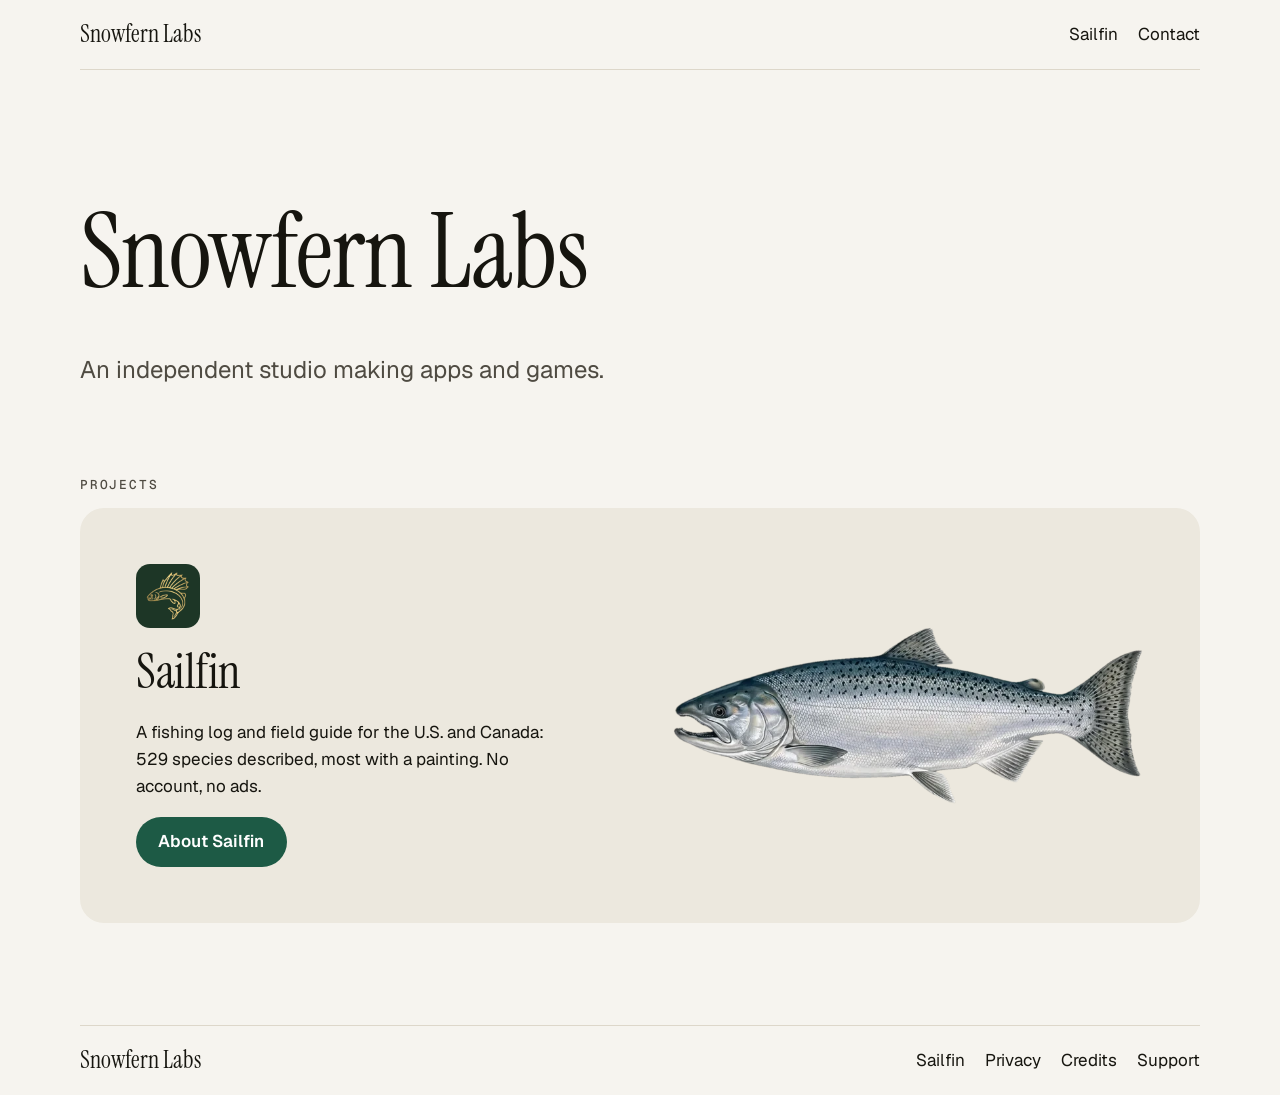
<file: index.html>
<!doctype html>
<html lang="en">
<head>
<meta charset="utf-8">
<meta name="viewport" content="width=device-width, initial-scale=1">
<title>Snowfern Labs</title>
<meta name="description" content="Snowfern Labs is an independent studio making apps and games, and the maker of Sailfin.">
<link rel="canonical" href="https://snowfernlabs.com/">
<meta name="theme-color" content="#F6F4EF" media="(prefers-color-scheme: light)">
<meta name="theme-color" content="#12110E" media="(prefers-color-scheme: dark)">
<meta property="og:type" content="website">
<meta property="og:site_name" content="Snowfern Labs">
<meta property="og:title" content="Snowfern Labs">
<meta property="og:description" content="Snowfern Labs is an independent studio making apps and games, and the maker of Sailfin.">
<meta property="og:url" content="https://snowfernlabs.com/">
<meta property="og:image" content="https://snowfernlabs.com/assets/share.png">
<meta property="og:image:width" content="1200">
<meta property="og:image:height" content="630">
<meta name="twitter:card" content="summary_large_image">
<link rel="icon" href="/favicon.ico" sizes="32x32">
<link rel="icon" href="/assets/icon-192.png" type="image/png" sizes="192x192">
<link rel="apple-touch-icon" href="/assets/apple-touch-icon.png">
<link rel="preload" href="/assets/fonts/instrument-serif.woff2" as="font" type="font/woff2" crossorigin>
<link rel="preload" href="/assets/fonts/geist.woff2" as="font" type="font/woff2" crossorigin>
<link rel="stylesheet" href="/assets/site.css">
</head>
<body class="studio">
<a class="skip" href="#main">Skip to content</a>
<header class="site-header shell">
<a class="wordmark" href="/">Snowfern Labs</a>
<nav aria-label="Main"><a href="/sailfin/">Sailfin</a><a href="mailto:support@snowfernlabs.com">Contact</a></nav>
</header>
<main id="main" class="shell">

<section class="studio-intro">
<h1>Snowfern Labs</h1>
<p class="lede">An independent studio making apps and games.</p>
</section>
<section aria-labelledby="projects">
<h2 id="projects" class="label">Projects</h2>
<article class="project-card">
<div>
<img class="app-icon" src="/assets/icon-192.png" width="64" height="64" alt="">
<h3>Sailfin</h3>
<p>A fishing log and field guide for the U.S. and Canada: 529 species described, most with a painting. No account, no ads.</p>
<a class="button" href="/sailfin/">About Sailfin</a>
</div>
<div class="project-art"><img src="/assets/chinook-salmon.webp" width="900" height="360" decoding="async" alt="Painting of a Chinook salmon from Sailfin's field guide"></div>
</article>
</section>

</main>
<footer class="site-footer shell">
<p class="wordmark">Snowfern Labs</p>
<nav aria-label="Footer"><a href="/sailfin/">Sailfin</a><a href="/sailfin/privacy/">Privacy</a><a href="/sailfin/credits/">Credits</a><a href="mailto:support@snowfernlabs.com">Support</a></nav>
</footer>
</body>
</html>
</file>
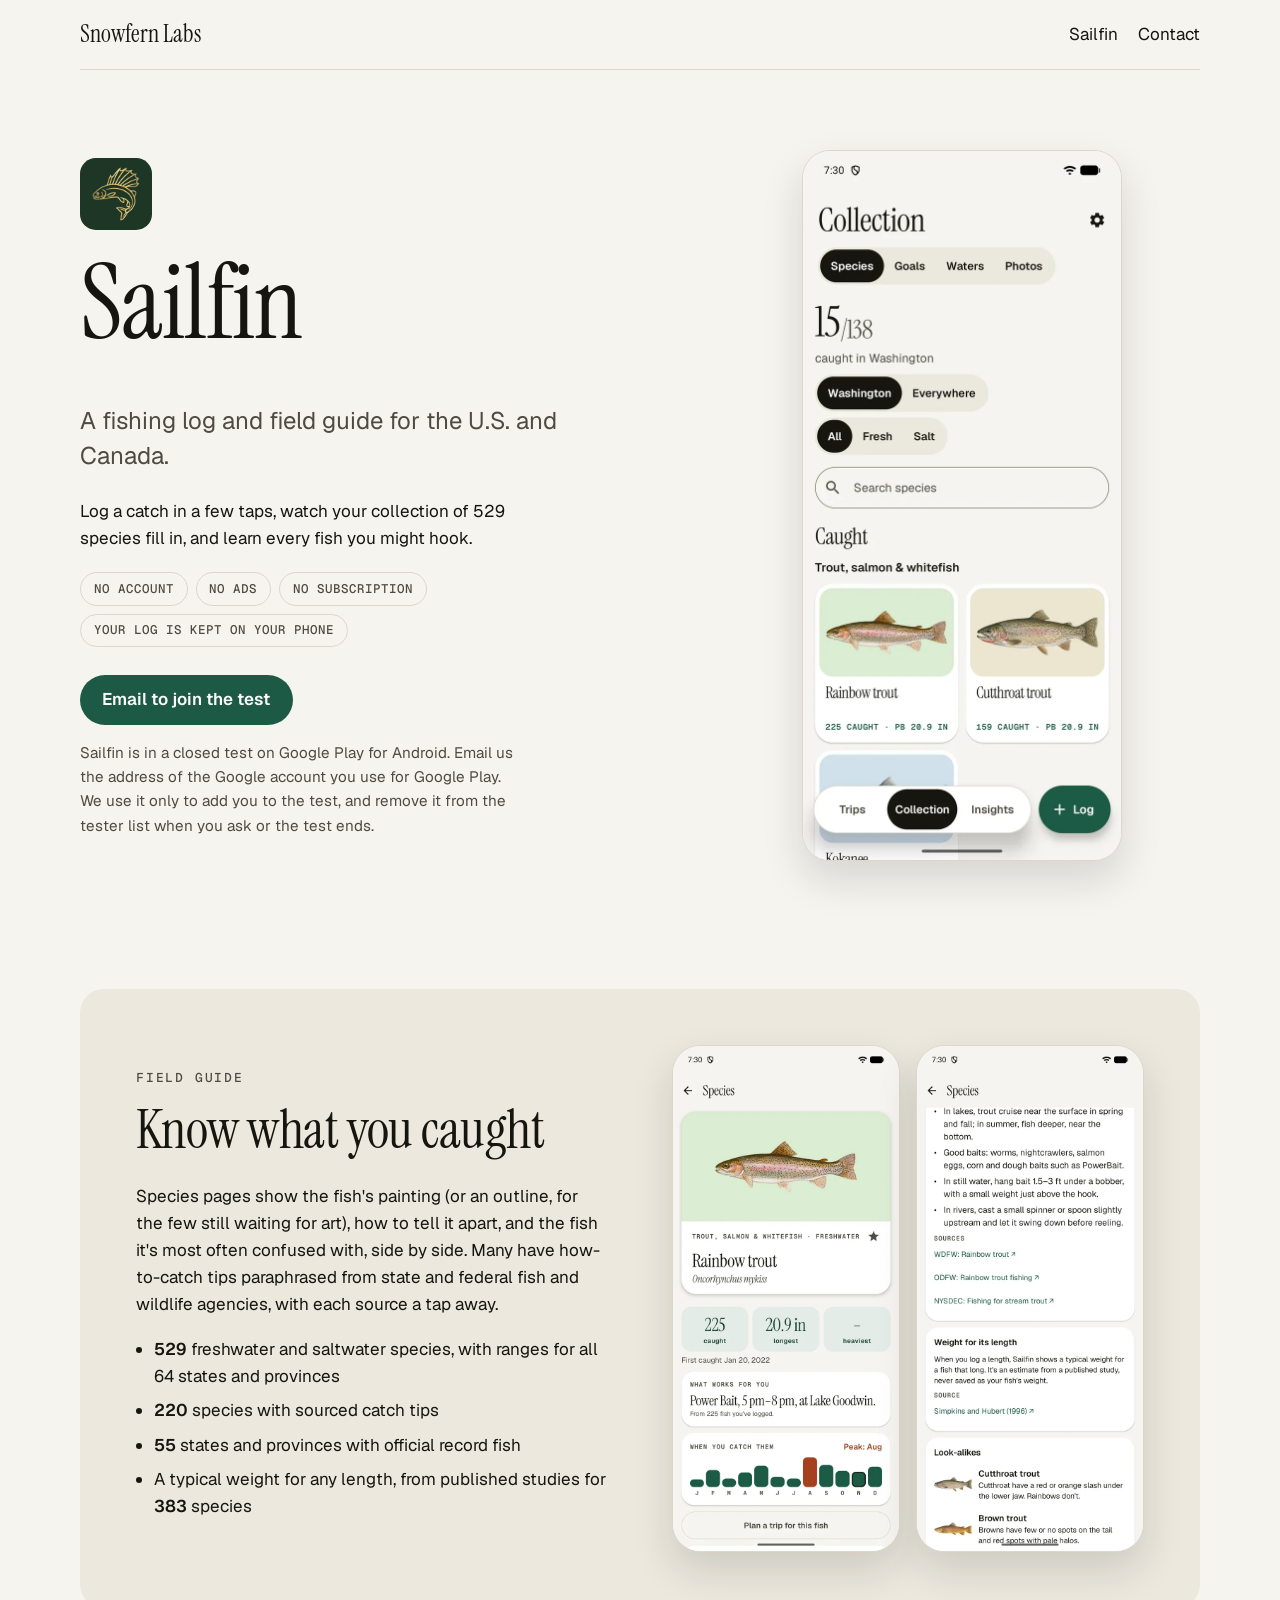
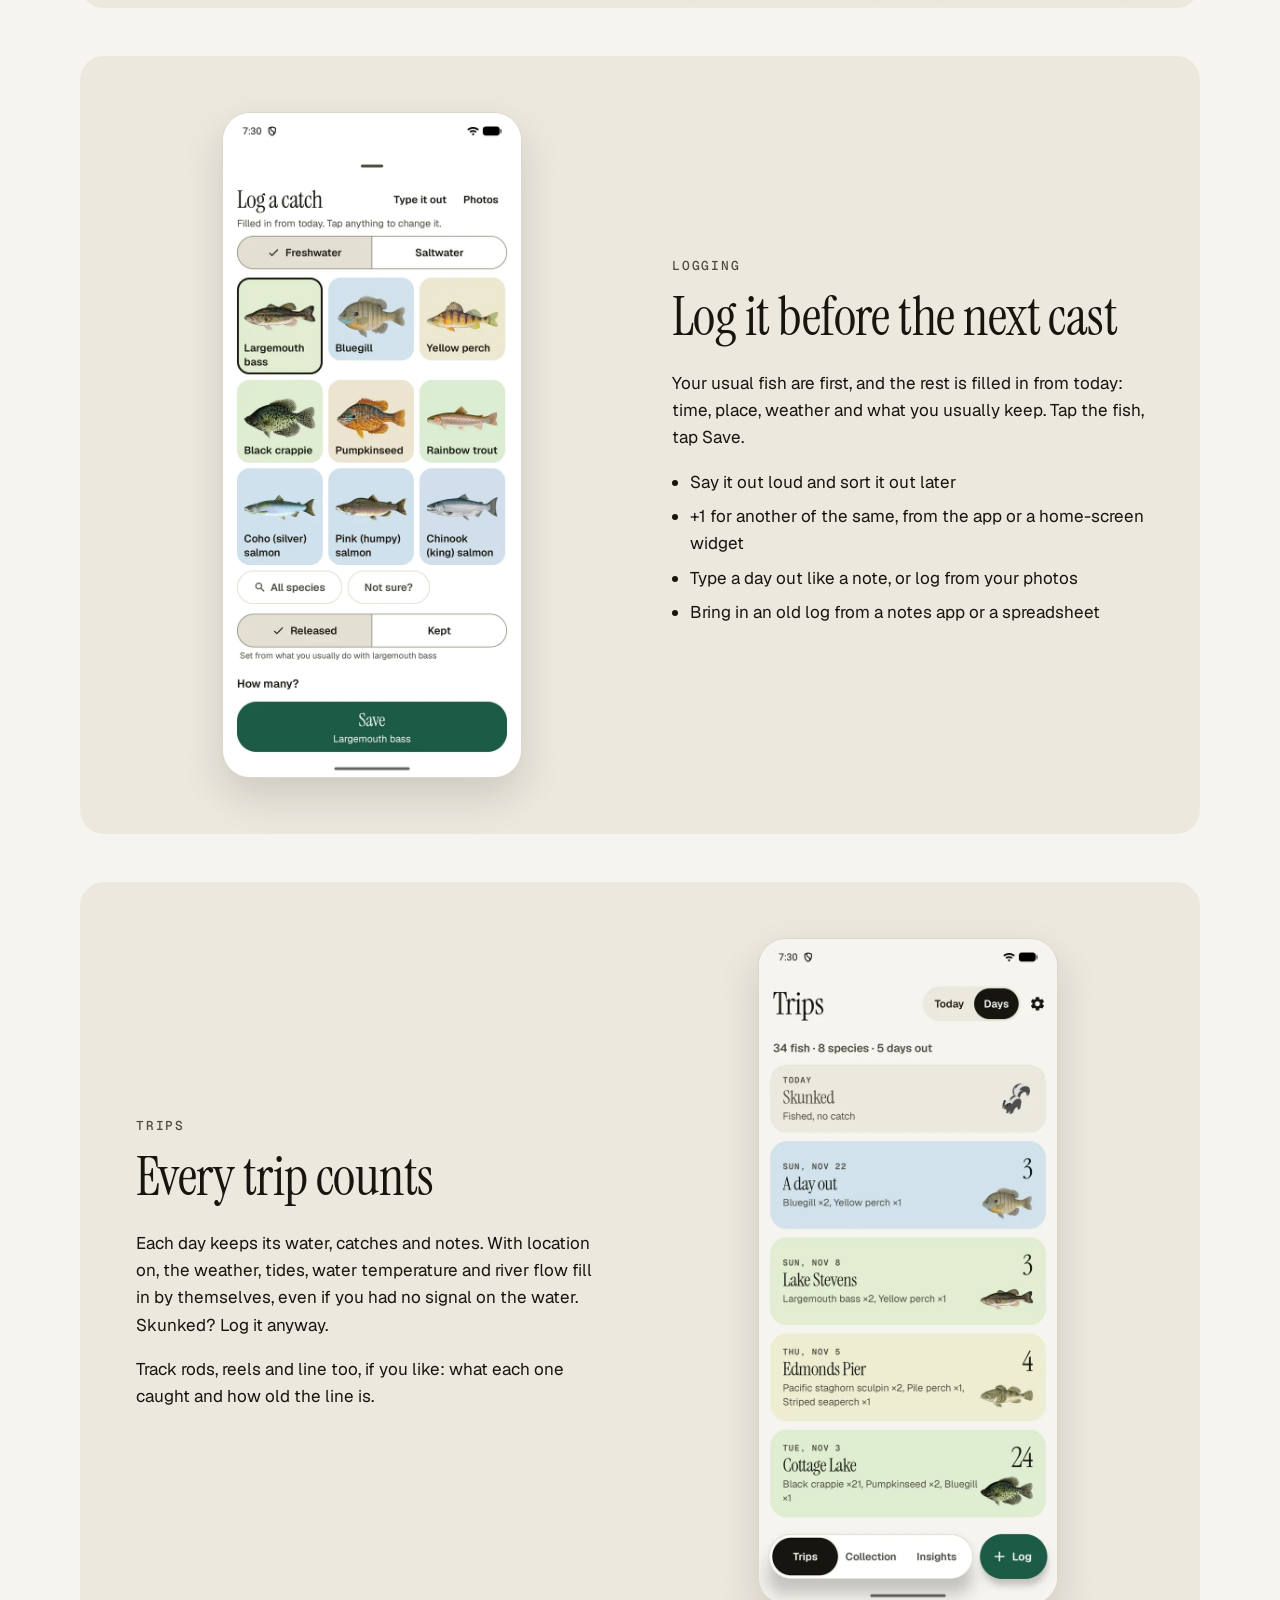
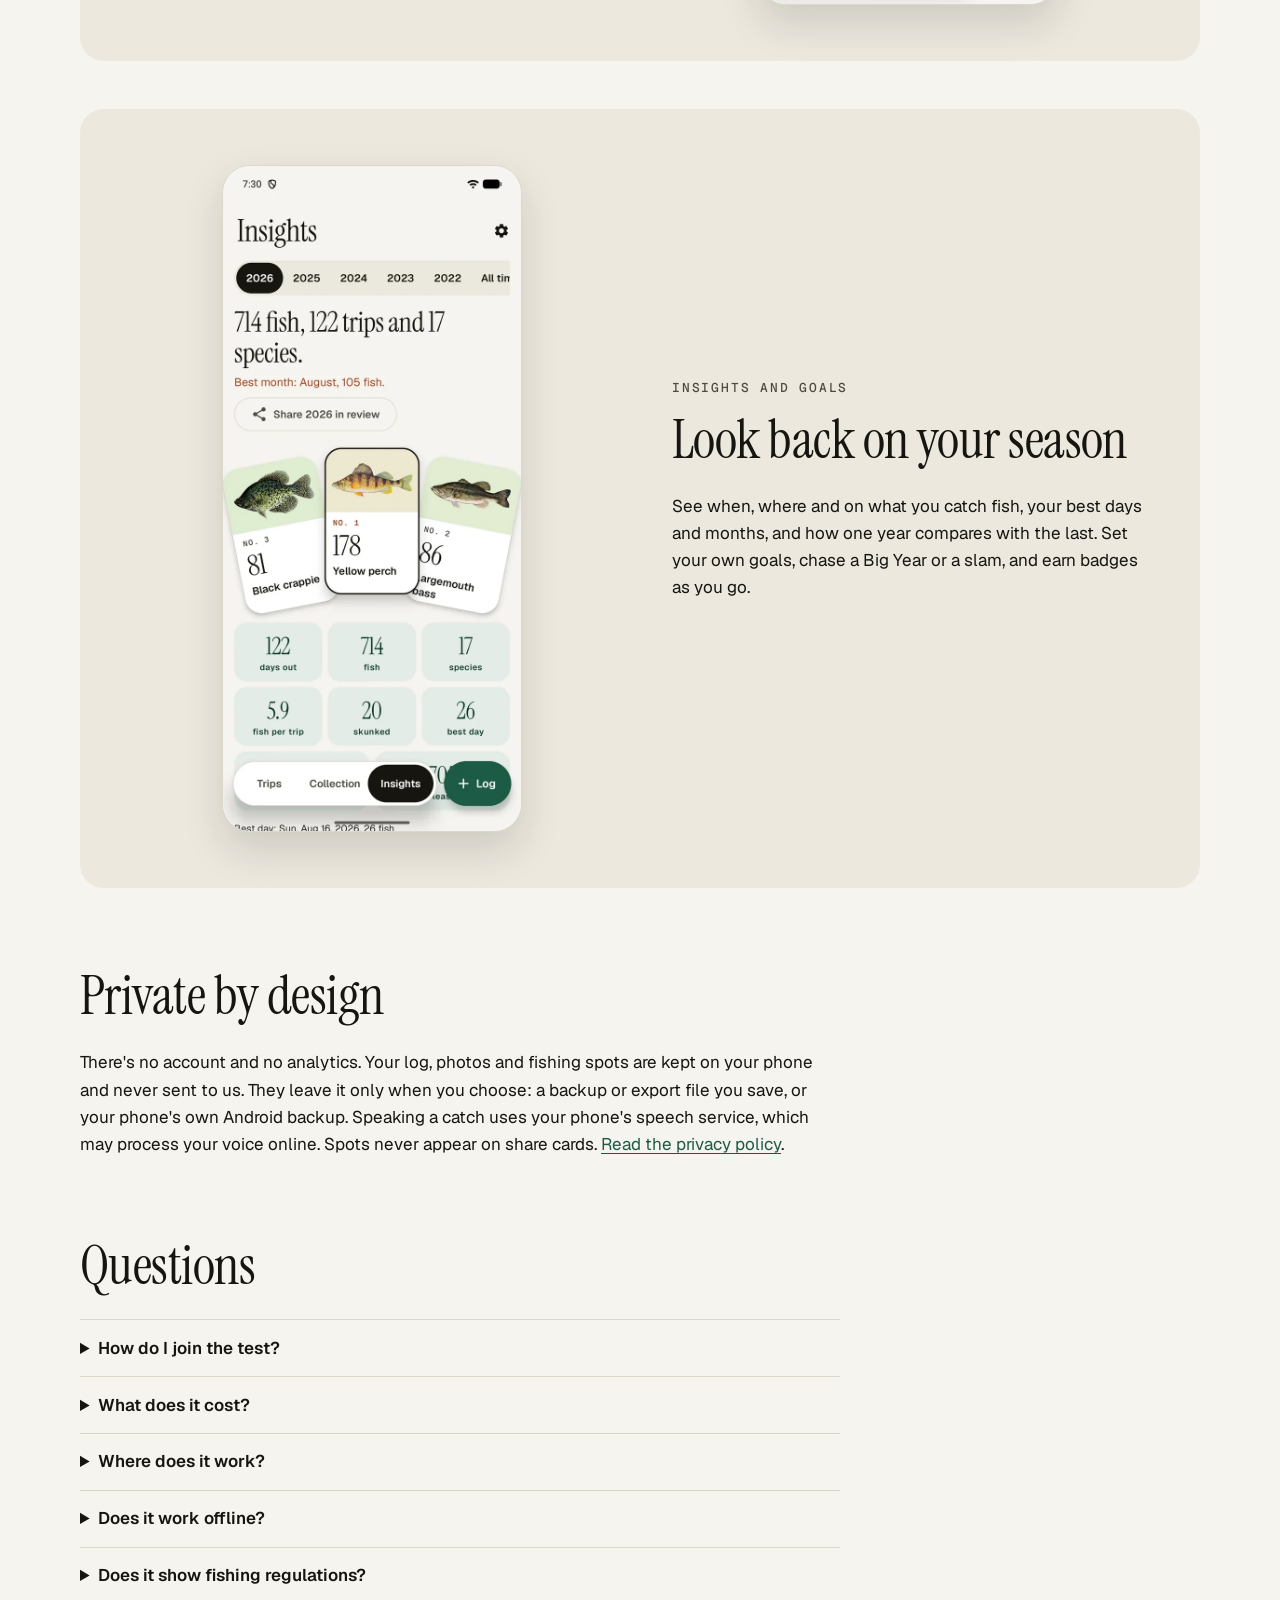
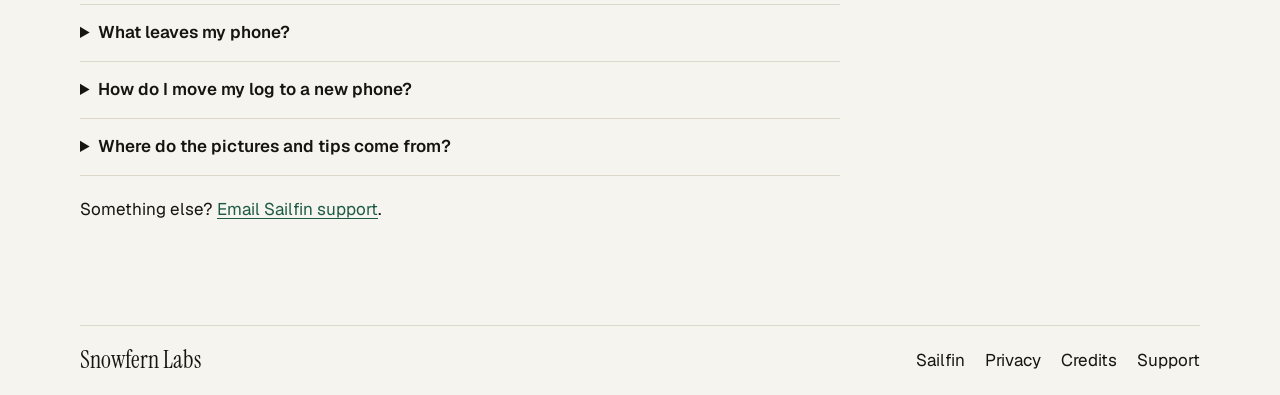
<file: sailfin/index.html>
<!doctype html>
<html lang="en">
<head>
<meta charset="utf-8">
<meta name="viewport" content="width=device-width, initial-scale=1">
<title>Sailfin: fishing log and field guide | Snowfern Labs</title>
<meta name="description" content="Log catches in a few taps and learn 529 U.S. and Canadian fish species. No account, no ads, no subscription. In testing for Android.">
<link rel="canonical" href="https://snowfernlabs.com/sailfin/">
<meta name="theme-color" content="#F6F4EF" media="(prefers-color-scheme: light)">
<meta name="theme-color" content="#12110E" media="(prefers-color-scheme: dark)">
<meta property="og:type" content="website">
<meta property="og:site_name" content="Snowfern Labs">
<meta property="og:title" content="Sailfin: fishing log and field guide | Snowfern Labs">
<meta property="og:description" content="Log catches in a few taps and learn 529 U.S. and Canadian fish species. No account, no ads, no subscription. In testing for Android.">
<meta property="og:url" content="https://snowfernlabs.com/sailfin/">
<meta property="og:image" content="https://snowfernlabs.com/assets/share.png">
<meta property="og:image:width" content="1200">
<meta property="og:image:height" content="630">
<meta name="twitter:card" content="summary_large_image">
<link rel="icon" href="/favicon.ico" sizes="32x32">
<link rel="icon" href="/assets/icon-192.png" type="image/png" sizes="192x192">
<link rel="apple-touch-icon" href="/assets/apple-touch-icon.png">
<link rel="preload" href="/assets/fonts/instrument-serif.woff2" as="font" type="font/woff2" crossorigin>
<link rel="preload" href="/assets/fonts/geist.woff2" as="font" type="font/woff2" crossorigin>
<link rel="stylesheet" href="/assets/site.css">
</head>
<body class="sailfin">
<a class="skip" href="#main">Skip to content</a>
<header class="site-header shell">
<a class="wordmark" href="/">Snowfern Labs</a>
<nav aria-label="Main"><a href="/sailfin/">Sailfin</a><a href="mailto:support@snowfernlabs.com">Contact</a></nav>
</header>
<main id="main" class="shell">

<section class="hero">
<div>
<img class="app-icon" src="/assets/icon-192.png" width="72" height="72" alt="">
<h1>Sailfin</h1>
<p class="hero-lede">A fishing log and field guide for the U.S. and Canada.</p>
<p>Log a catch in a few taps, watch your collection of 529 species fill in, and learn every fish you might hook.</p>
<ul class="promise" aria-label="Sailfin's promise">
<li>No account</li><li>No ads</li><li>No subscription</li><li>Your log is kept on your phone</li>
</ul>
<a class="button" href="mailto:support@snowfernlabs.com?subject=Sailfin%20tester&amp;body=Hi%2C%20I%27d%20like%20to%20test%20Sailfin.%0D%0A%0D%0AThe%20email%20address%20of%20my%20Google%20Play%20account%3A%20%0D%0A">Email to join the test</a>
<p class="availability">Sailfin is in a closed test on Google Play for Android. Email us the address of the Google
account you use for Google Play. We use it only to add you to the test, and remove it from the tester list when you ask
or the test ends.</p>
</div>
<figure class="phone hero-shot"><img src="/assets/collection.webp" width="640" height="1428" fetchpriority="high" decoding="async" alt="Sailfin&#x27;s Collection screen: 15 of 138 Washington species caught, with paintings of rainbow and cutthroat trout"></figure>
</section>

<section class="feature">
<div>
<p class="label">Field guide</p>
<h2>Know what you caught</h2>
<p>Species pages show the fish's painting (or an outline, for the few still waiting for art), how to tell it apart,
and the fish it's most often confused with, side by side. Many have how-to-catch tips paraphrased from state and federal fish and wildlife agencies, with each source a tap
away.</p>
<ul class="facts">
<li><strong>529</strong> freshwater and saltwater species, with ranges for all 64 states and provinces</li>
<li><strong>220</strong> species with sourced catch tips</li>
<li><strong>55</strong> states and provinces with official record fish</li>
<li>A typical weight for any length, from published studies for <strong>383</strong> species</li>
</ul>
</div>
<div class="pair">
<figure class="phone"><img src="/assets/species.webp" width="640" height="1428" loading="lazy" decoding="async" alt="Rainbow trout page: painting, 225 caught, longest 20.9 inches, and the best lure and time from your own log"></figure>
<figure class="phone"><img src="/assets/guide.webp" width="640" height="1428" loading="lazy" decoding="async" alt="How to catch it tips with WDFW, ODFW and NYSDEC sources, the weight study, and look-alikes: cutthroat and brown trout"></figure>
</div>
</section>

<section class="feature reverse">
<div>
<p class="label">Logging</p>
<h2>Log it before the next cast</h2>
<p>Your usual fish are first, and the rest is filled in from today: time, place, weather and what you usually keep.
Tap the fish, tap Save.</p>
<ul class="facts">
<li>Say it out loud and sort it out later</li>
<li>+1 for another of the same, from the app or a home-screen widget</li>
<li>Type a day out like a note, or log from your photos</li>
<li>Bring in an old log from a notes app or a spreadsheet</li>
</ul>
</div>
<figure class="phone"><img src="/assets/log.webp" width="640" height="1428" loading="lazy" decoding="async" alt="Log a catch: a grid of fish paintings with largemouth bass picked and a Save button"></figure>
</section>

<section class="feature">
<div>
<p class="label">Trips</p>
<h2>Every trip counts</h2>
<p>Each day keeps its water, catches and notes. With location on, the weather, tides, water temperature and river flow
fill in by themselves, even if you had no signal on the water. Skunked? Log it anyway.</p>
<p>Track rods, reels and line too, if you like: what each one caught and how old the line is.</p>
</div>
<figure class="phone"><img src="/assets/days.webp" width="640" height="1428" loading="lazy" decoding="async" alt="Days list: today skunked, then trips to Lake Stevens, Edmonds Pier and Cottage Lake with fish counts"></figure>
</section>

<section class="feature reverse">
<div>
<p class="label">Insights and goals</p>
<h2>Look back on your season</h2>
<p>See when, where and on what you catch fish, your best days and months, and how one year compares with the last.
Set your own goals, chase a Big Year or a slam, and earn badges as you go.</p>
</div>
<figure class="phone"><img src="/assets/insights.webp" width="640" height="1428" loading="lazy" decoding="async" alt="Insights for 2026: 714 fish, 122 trips and 17 species, top species cards and totals"></figure>
</section>

<section class="privacy-note">
<h2>Private by design</h2>
<p>There's no account and no analytics. Your log, photos and fishing spots are kept on your phone and never sent to
us. They leave it only when you choose: a backup or export file you save, or your phone's own Android backup. Speaking a
catch uses your phone's speech service, which may process your voice online. Spots never appear on share cards.
<a href="/sailfin/privacy/">Read the privacy policy</a>.</p>
</section>

<section class="faq" aria-labelledby="help">
<h2 id="help">Questions</h2>
<details><summary>How do I join the test?</summary><p><a href="mailto:support@snowfernlabs.com?subject=Sailfin%20tester&amp;body=Hi%2C%20I%27d%20like%20to%20test%20Sailfin.%0D%0A%0D%0AThe%20email%20address%20of%20my%20Google%20Play%20account%3A%20%0D%0A">Email us</a> the address of the Google account you use for Google Play on your Android phone. We'll add you to the closed test and reply with the link to install Sailfin. We use the address only for the test, and remove it from the tester list when you ask or the test ends.</p></details>
<details><summary>What does it cost?</summary><p>Nothing while it's in testing. Sailfin has no ads and no subscription.</p></details>
<details><summary>Where does it work?</summary><p>The field guide covers the U.S. and Canada: 529 species, with a range for each of the 64 states and provinces. You can log a fish anywhere.</p></details>
<details><summary>Does it work offline?</summary><p>Yes. Logging and the field guide work with no signal. Weather, tides and river flow fill in once you're back online, and the map needs a connection.</p></details>
<details><summary>Does it show fishing regulations?</summary><p>No. Tips in Sailfin are not regulations. Always check your state or province's current rules before you keep a fish.</p></details>
<details><summary>What leaves my phone?</summary><p>Your log, photos and spots are never sent to us. To look up conditions, Sailfin sends a rounded position for weather and river flow, a nearby station ID for tides, and map tile requests for the area you view. Speaking a catch uses your phone's speech service, and Android's own backup can include your log. The <a href="/sailfin/privacy/">privacy policy</a> has the details.</p></details>
<details><summary>How do I move my log to a new phone?</summary><p>In Sailfin, go to Settings → Your data → Back up and save the file somewhere you can reach. On the new phone, tap "New phone? Restore a backup" on the first screen, or Settings → Your data → Restore. Restoring replaces the log already on that phone, so if it has catches you want to keep, back it up first.</p></details>
<details><summary>Where do the pictures and tips come from?</summary><p>Paintings by U.S. Fish and Wildlife Service artists and old fisheries plates (public domain), and AI-made illustrations checked against each fish's field marks. Tips come from fish and wildlife agencies. Every source is on the <a href="/sailfin/credits/">credits page</a>.</p></details>
<p>Something else? <a href="mailto:support@snowfernlabs.com">Email Sailfin support</a>.</p>
</section>

</main>
<footer class="site-footer shell">
<p class="wordmark">Snowfern Labs</p>
<nav aria-label="Footer"><a href="/sailfin/">Sailfin</a><a href="/sailfin/privacy/">Privacy</a><a href="/sailfin/credits/">Credits</a><a href="mailto:support@snowfernlabs.com">Support</a></nav>
</footer>
</body>
</html>
</file>
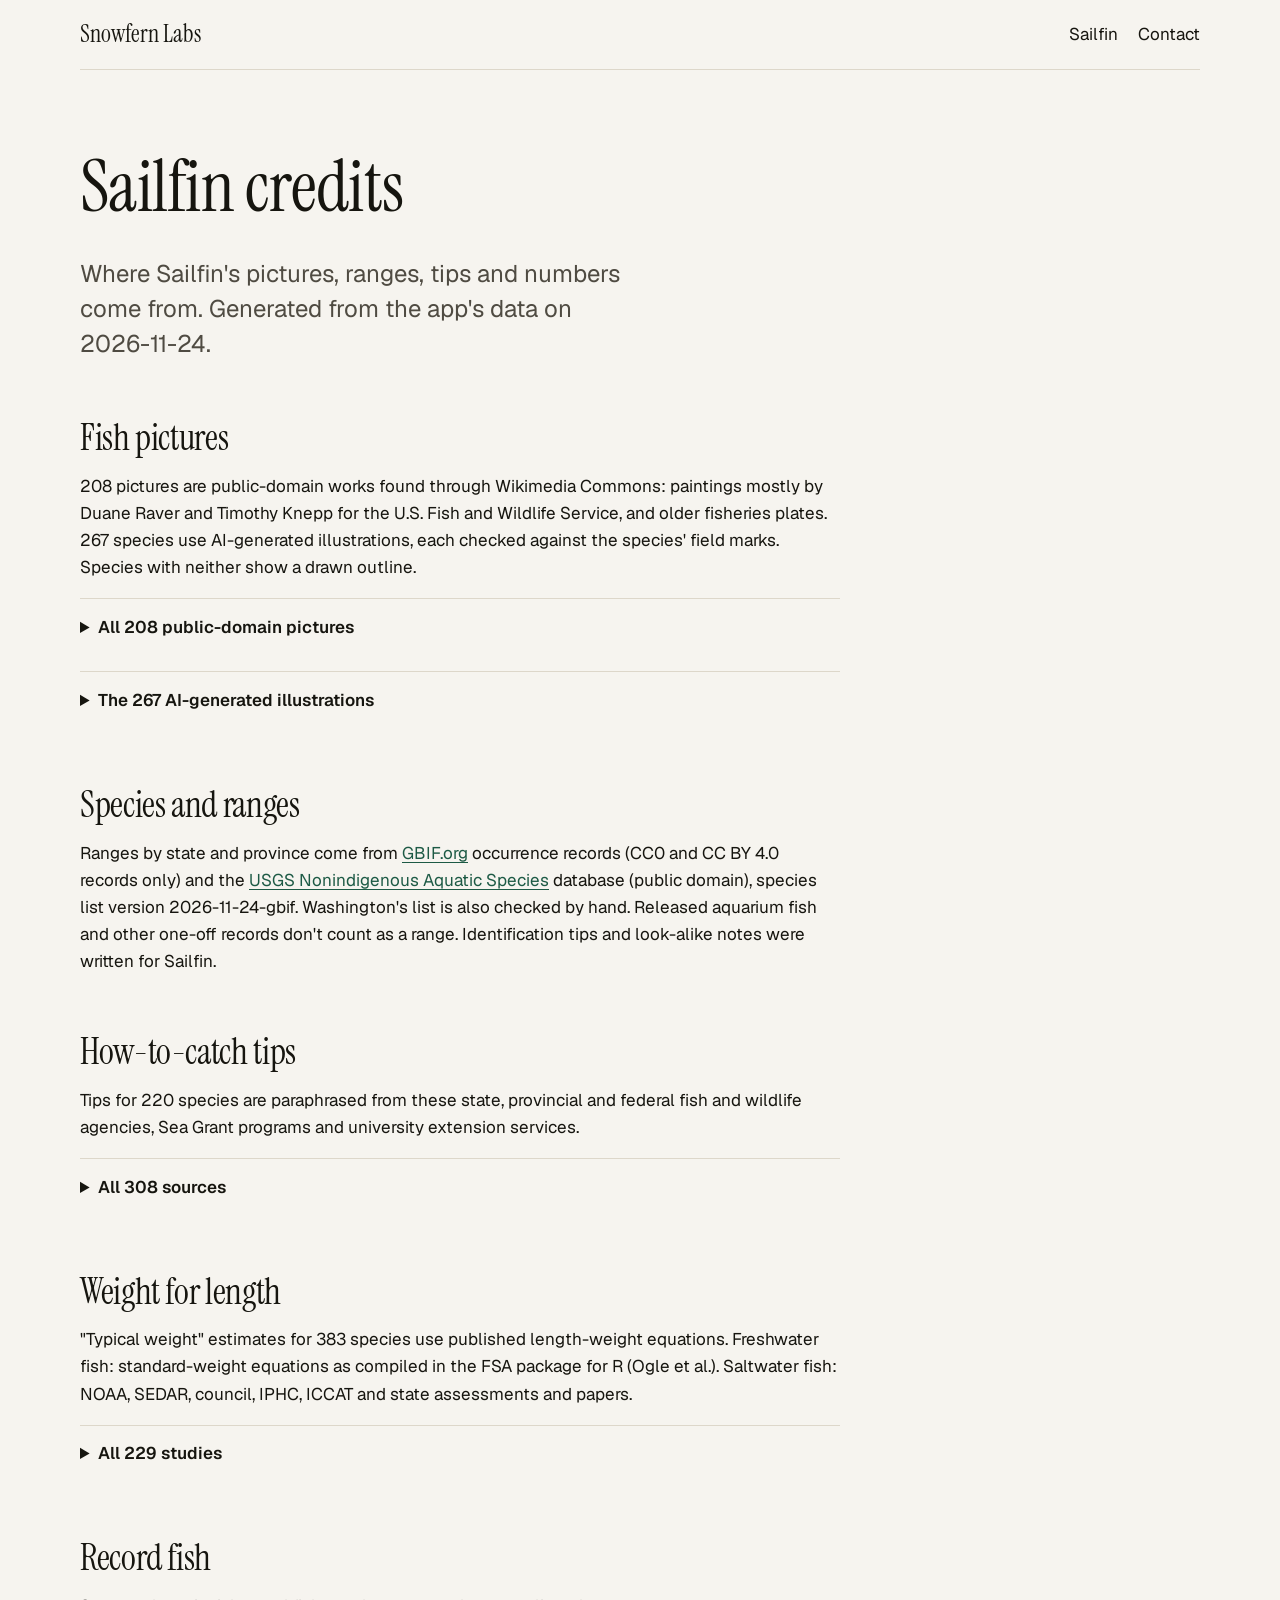
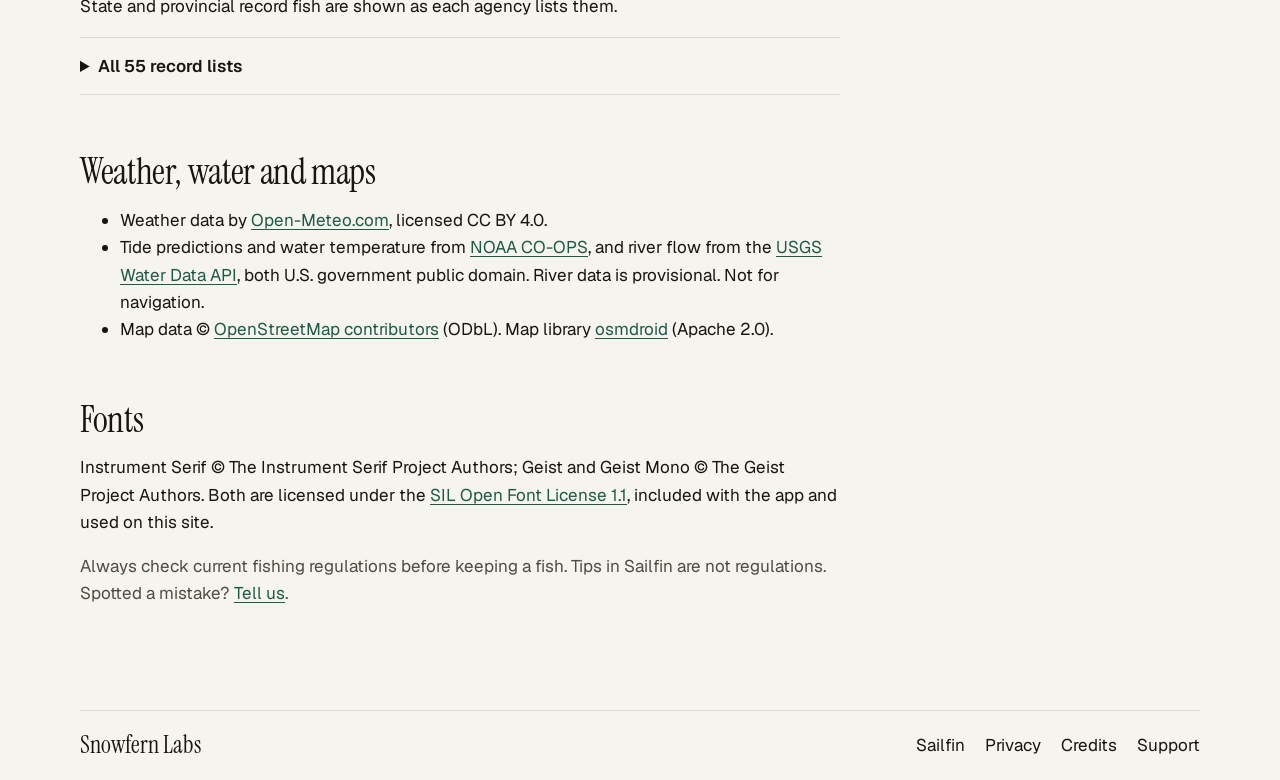
<file: sailfin/credits/index.html>
<!doctype html>
<html lang="en">
<head>
<meta charset="utf-8">
<meta name="viewport" content="width=device-width, initial-scale=1">
<title>Sailfin credits | Snowfern Labs</title>
<meta name="description" content="Sources for Sailfin&#x27;s fish pictures, ranges, catch tips, weight estimates, records, weather and maps.">
<link rel="canonical" href="https://snowfernlabs.com/sailfin/credits/">
<meta name="theme-color" content="#F6F4EF" media="(prefers-color-scheme: light)">
<meta name="theme-color" content="#12110E" media="(prefers-color-scheme: dark)">
<meta property="og:type" content="website">
<meta property="og:site_name" content="Snowfern Labs">
<meta property="og:title" content="Sailfin credits | Snowfern Labs">
<meta property="og:description" content="Sources for Sailfin&#x27;s fish pictures, ranges, catch tips, weight estimates, records, weather and maps.">
<meta property="og:url" content="https://snowfernlabs.com/sailfin/credits/">
<meta property="og:image" content="https://snowfernlabs.com/assets/share.png">
<meta property="og:image:width" content="1200">
<meta property="og:image:height" content="630">
<meta name="twitter:card" content="summary_large_image">
<link rel="icon" href="/favicon.ico" sizes="32x32">
<link rel="icon" href="/assets/icon-192.png" type="image/png" sizes="192x192">
<link rel="apple-touch-icon" href="/assets/apple-touch-icon.png">
<link rel="preload" href="/assets/fonts/instrument-serif.woff2" as="font" type="font/woff2" crossorigin>
<link rel="preload" href="/assets/fonts/geist.woff2" as="font" type="font/woff2" crossorigin>
<link rel="stylesheet" href="/assets/site.css">
</head>
<body class="sailfin">
<a class="skip" href="#main">Skip to content</a>
<header class="site-header shell">
<a class="wordmark" href="/">Snowfern Labs</a>
<nav aria-label="Main"><a href="/sailfin/">Sailfin</a><a href="mailto:support@snowfernlabs.com">Contact</a></nav>
</header>
<main id="main" class="shell">

<article class="credits">
<h1>Sailfin credits</h1>
<p class="lede">Where Sailfin's pictures, ranges, tips and numbers come from. Generated from the app's data on 2026-11-24.</p>

<h2>Fish pictures</h2>
<p>208 pictures are public-domain works found through Wikimedia Commons: paintings mostly by Duane Raver and
Timothy Knepp for the U.S. Fish and Wildlife Service, and older fisheries plates. 267 species use AI-generated
illustrations, each checked against the species' field marks. Species with neither show a drawn outline.</p>
<details><summary>All 208 public-domain pictures</summary>
<div class="table-wrap"><table>
<thead><tr><th scope="col">Species</th><th scope="col">Artist</th><th scope="col">License</th><th scope="col">Link</th></tr></thead>
<tbody>
<tr><th scope="row">Acadian redfish</th><td>State of New York Forest, Fish, and Game Commission</td><td>Public domain</td><td><a href="https://commons.wikimedia.org/wiki/File:FMIB_41950_Rose_Fish_(Sebastes_marinus_(Linnaeus)).jpeg" aria-label="Source of the Acadian redfish picture">Source</a></td></tr>
<tr><th scope="row">Achilles tang</th><td>David Starr Jordan / Barton Warren Evermann</td><td>Public domain</td><td><a href="https://commons.wikimedia.org/wiki/File:FMIB_42652_Teuthis_achilles_(Shaw).jpeg" aria-label="Source of the Achilles tang picture">Source</a></td></tr>
<tr><th scope="row">Alewife</th><td>Duane Raver, U.S. Fish and Wildlife Service</td><td>Public domain</td><td><a href="https://commons.wikimedia.org/wiki/File:Alewife_fish_(white_background).jpg" aria-label="Source of the Alewife picture">Source</a></td></tr>
<tr><th scope="row">Alligator gar</th><td>Duane Raver, U.S. Fish and Wildlife Service</td><td>Public domain</td><td><a href="https://commons.wikimedia.org/wiki/File:Alligator_gar_fish_(white_background).jpg" aria-label="Source of the Alligator gar picture">Source</a></td></tr>
<tr><th scope="row">American conger</th><td>H. L. Todd</td><td>Public domain</td><td><a href="https://commons.wikimedia.org/wiki/File:FMIB_51142_Conger_Sea_Eel.jpeg" aria-label="Source of the American conger picture">Source</a></td></tr>
<tr><th scope="row">American eel</th><td>Duane Raver, U.S. Fish and Wildlife Service</td><td>Public domain</td><td><a href="https://commons.wikimedia.org/wiki/File:Credit-_Duane_Raver-USFWS_(6149968041).jpg" aria-label="Source of the American eel picture">Source</a></td></tr>
<tr><th scope="row">American plaice</th><td>H. L. Todd</td><td>Public domain</td><td><a href="https://commons.wikimedia.org/wiki/File:FMIB_50892_Sand_Dab.jpeg" aria-label="Source of the American plaice picture">Source</a></td></tr>
<tr><th scope="row">American shad</th><td>Duane Raver, U.S. Fish and Wildlife Service</td><td>Public domain</td><td><a href="https://commons.wikimedia.org/wiki/File:American_Shad_by_Duane_Raver_USFWS.jpg" aria-label="Source of the American shad picture">Source</a></td></tr>
<tr><th scope="row">Arctic char</th><td>Iduns kokbok (1911)</td><td>Public domain</td><td><a href="https://commons.wikimedia.org/wiki/File:R%C3%B6ding,_Iduns_kokbok.jpg" aria-label="Source of the Arctic char picture">Source</a></td></tr>
<tr><th scope="row">Atlantic bonito</th><td>Sherman Foote Denton</td><td>Public domain</td><td><a href="https://commons.wikimedia.org/wiki/File:Sarda_sarda.jpg" aria-label="Source of the Atlantic bonito picture">Source</a></td></tr>
<tr><th scope="row">Atlantic chub mackerel</th><td>H. L. Todd</td><td>Public domain</td><td><a href="https://commons.wikimedia.org/wiki/File:FMIB_50944_Chub_Mackerel,_or_%22Thimble-Eye%22.jpeg" aria-label="Source of the Atlantic chub mackerel picture">Source</a></td></tr>
<tr><th scope="row">Atlantic cod</th><td>U.S. Fish Commission (historic NMFS collection)</td><td>Public domain</td><td><a href="https://commons.wikimedia.org/wiki/File:Atlantic_cod.jpg" aria-label="Source of the Atlantic cod picture">Source</a></td></tr>
<tr><th scope="row">Atlantic mackerel</th><td>The Penny Magazine (1837)</td><td>Public domain</td><td><a href="https://commons.wikimedia.org/wiki/File:Penny_Magazine_1837_108_The_Mackerel.%E2%80%94Scomber_Scombrus.jpg" aria-label="Source of the Atlantic mackerel picture">Source</a></td></tr>
<tr><th scope="row">Atlantic moonfish</th><td>George Brown Goode</td><td>Public domain</td><td><a href="https://commons.wikimedia.org/wiki/File:FMIB_50953_Horse_Fish_or_Blunt-Nosed_Shiner.jpeg" aria-label="Source of the Atlantic moonfish picture">Source</a></td></tr>
<tr><th scope="row">Atlantic needlefish</th><td>H. L. Todd</td><td>Public domain</td><td><a href="https://commons.wikimedia.org/wiki/File:FMIB_51055_Silver_Gar-Fish.jpeg" aria-label="Source of the Atlantic needlefish picture">Source</a></td></tr>
<tr><th scope="row">Atlantic salmon</th><td>Timothy Knepp, U.S. Fish and Wildlife Service</td><td>Public domain</td><td><a href="https://commons.wikimedia.org/wiki/File:Salmo_salar.jpg" aria-label="Source of the Atlantic salmon picture">Source</a></td></tr>
<tr><th scope="row">Atlantic spiny dogfish</th><td>Raver Duane, U.S. Fish and Wildlife Service</td><td>Public domain</td><td><a href="https://commons.wikimedia.org/wiki/File:Spiny_dogfish_(Duane_Raver).png" aria-label="Source of the Atlantic spiny dogfish picture">Source</a></td></tr>
<tr><th scope="row">Atlantic stingray</th><td>H. L. Todd</td><td>Public domain</td><td><a href="https://commons.wikimedia.org/wiki/File:Dasyatis_sabina_drawing.jpg" aria-label="Source of the Atlantic stingray picture">Source</a></td></tr>
<tr><th scope="row">Atlantic tomcod</th><td>H. L. Todd</td><td>Public domain</td><td><a href="https://commons.wikimedia.org/wiki/File:FMIB_50896_Atlantic_Tom_Cod.jpeg" aria-label="Source of the Atlantic tomcod picture">Source</a></td></tr>
<tr><th scope="row">Atlantic wolffish</th><td>Marcus Elieser Bloch</td><td>Public domain</td><td><a href="https://commons.wikimedia.org/wiki/File:Ichthyologie;_ou,_Histoire_naturelle_des_poissons_(Plate_74)_(7064431903).jpg" aria-label="Source of the Atlantic wolffish picture">Source</a></td></tr>
<tr><th scope="row">Banded rudderfish</th><td>Internet Archive Book Images</td><td>CC0</td><td><a href="https://commons.wikimedia.org/wiki/File:Seriola_zonata_-_Image_from_page_238_of_%22Bulletin_of_the_United_States_Fish_Commission%22_(1924).jpg" aria-label="Source of the Banded rudderfish picture">Source</a></td></tr>
<tr><th scope="row">Bear Lake whitefish</th><td>John Otterbein Snyder</td><td>Public domain</td><td><a href="https://commons.wikimedia.org/wiki/File:FMIB_38278_Coregonus_abyssicola_Bear_Lake_whitefish.jpeg" aria-label="Source of the Bear Lake whitefish picture">Source</a></td></tr>
<tr><th scope="row">Bermuda chub</th><td>H. L. Todd</td><td>Public domain</td><td><a href="https://commons.wikimedia.org/wiki/File:FMIB_51006_Bermuda_Chub.jpeg" aria-label="Source of the Bermuda chub picture">Source</a></td></tr>
<tr><th scope="row">Bigeye scad</th><td>Barton Warren Evermann / Millard Caleb Marsh</td><td>Public domain</td><td><a href="https://commons.wikimedia.org/wiki/File:FMIB_38082_Trachurops_crumenophthalmus_(Bloch)_Goggler;_Big-eyed_Scad;_Goggle-eye_Jack;_Chicharro.jpeg" aria-label="Source of the Bigeye scad picture">Source</a></td></tr>
<tr><th scope="row">Bigmouth buffalo</th><td>U.S. Fish and Wildlife Service</td><td>Public domain</td><td><a href="https://commons.wikimedia.org/wiki/File:Ictiobus_cyprinellus.jpg" aria-label="Source of the Bigmouth buffalo picture">Source</a></td></tr>
<tr><th scope="row">Black buffalo</th><td>Duane Raver, U.S. Fish and Wildlife Service</td><td>Public domain</td><td><a href="https://commons.wikimedia.org/wiki/File:Ictiobus_niger_(white_background).jpg" aria-label="Source of the Black buffalo picture">Source</a></td></tr>
<tr><th scope="row">Black bullhead</th><td>Duane Raver, U.S. Fish and Wildlife Service</td><td>Public domain</td><td><a href="https://commons.wikimedia.org/wiki/File:Ameiurus_melas_by_Duane_Raver.png" aria-label="Source of the Black bullhead picture">Source</a></td></tr>
<tr><th scope="row">Black crappie</th><td>Ellen Edmonson and Hugh Chrisp, New York State Conservation Department</td><td>Public domain</td><td><a href="https://commons.wikimedia.org/wiki/File:Black_Crappie.jpg" aria-label="Source of the Black crappie picture">Source</a></td></tr>
<tr><th scope="row">Black jack</th><td>G. H. Ford</td><td>Public domain</td><td><a href="https://commons.wikimedia.org/wiki/File:JournalMuseumGodoeffroyHeftXIFischederSudseeHeftVTaf85.jpg" aria-label="Source of the Black jack picture">Source</a></td></tr>
<tr><th scope="row">Black sea bass</th><td>Duane Raver, U.S. Fish and Wildlife Service</td><td>Public domain</td><td><a href="https://commons.wikimedia.org/wiki/File:Black_sea_bass_(Duane_Raver).png" aria-label="Source of the Black sea bass picture">Source</a></td></tr>
<tr><th scope="row">Blackfin tuna</th><td>Duane Raver, U.S. Fish and Wildlife Service</td><td>Public domain</td><td><a href="https://commons.wikimedia.org/wiki/File:Blackfin_tuna,_Duane_Raver_Jr.jpg" aria-label="Source of the Blackfin tuna picture">Source</a></td></tr>
<tr><th scope="row">Blacknose shark</th><td>Raver Duane, U.S. Fish and Wildlife Service</td><td>Public domain</td><td><a href="https://commons.wikimedia.org/wiki/File:Blacknose_shark_(Duane_Raver).png" aria-label="Source of the Blacknose shark picture">Source</a></td></tr>
<tr><th scope="row">Blue catfish</th><td>Duane Raver, U.S. Fish and Wildlife Service</td><td>Public domain</td><td><a href="https://commons.wikimedia.org/wiki/File:Blue_catfish_ictalurus_furcatus_fish_(white_background).jpg" aria-label="Source of the Blue catfish picture">Source</a></td></tr>
<tr><th scope="row">Blue goatfish</th><td>David Starr Jordan / Barton Warren Evermann</td><td>Public domain</td><td><a href="https://commons.wikimedia.org/wiki/File:FMIB_42474_Pseudupeneus_chryserydros_(Lacepede).jpeg" aria-label="Source of the Blue goatfish picture">Source</a></td></tr>
<tr><th scope="row">Blue marlin</th><td>Duane Raver, U.S. Fish and Wildlife Service</td><td>Public domain</td><td><a href="https://commons.wikimedia.org/wiki/File:Blue_marlin_(Duane_Raver).png" aria-label="Source of the Blue marlin picture">Source</a></td></tr>
<tr><th scope="row">Blue shark</th><td>David Starr Jordan / Barton Warren Evermann</td><td>Public domain</td><td><a href="https://commons.wikimedia.org/wiki/File:FMIB_42359_Prionace_glauca_(Linnaeus);_after_Jordan_%26_Evermann.jpeg" aria-label="Source of the Blue shark picture">Source</a></td></tr>
<tr><th scope="row">Blueback herring</th><td>Duane Raver, U.S. Fish and Wildlife Service</td><td>Public domain</td><td><a href="https://commons.wikimedia.org/wiki/File:Blueback_herring_fish_(white_background).jpg" aria-label="Source of the Blueback herring picture">Source</a></td></tr>
<tr><th scope="row">Bluefish</th><td>Duane Raver, U.S. Fish and Wildlife Service</td><td>Public domain</td><td><a href="https://commons.wikimedia.org/wiki/File:Bluefish_-_DPLA_-_bb4093d6e5699ed8321cd9846a399716.jpg" aria-label="Source of the Bluefish picture">Source</a></td></tr>
<tr><th scope="row">Blueline tilefish</th><td>H. L. Todd</td><td>Public domain</td><td><a href="https://commons.wikimedia.org/wiki/File:FMIB_50978_Gulf_Blanquillo.jpeg" aria-label="Source of the Blueline tilefish picture">Source</a></td></tr>
<tr><th scope="row">Bluespine unicornfish</th><td>David Starr Jordan / Barton Warren Evermann</td><td>Public domain</td><td><a href="https://commons.wikimedia.org/wiki/File:FMIB_42654_Acanthurus_unicornis_(Forskal)_Kala.jpeg" aria-label="Source of the Bluespine unicornfish picture">Source</a></td></tr>
<tr><th scope="row">Bluntnose sixgill shark</th><td>Hugh McCormick Smith</td><td>Public domain</td><td><a href="https://commons.wikimedia.org/wiki/File:FMIB_51329_Cow_Shark_Hexanchus_griseus.jpeg" aria-label="Source of the Bluntnose sixgill shark picture">Source</a></td></tr>
<tr><th scope="row">Bonnethead</th><td>Duane Raver, U.S. Fish and Wildlife Service</td><td>Public domain</td><td><a href="https://commons.wikimedia.org/wiki/File:Bonnethead_shark_(Duane_Raver).png" aria-label="Source of the Bonnethead picture">Source</a></td></tr>
<tr><th scope="row">Bonneville cisco</th><td>John Otterbein Snyder</td><td>Public domain</td><td><a href="https://commons.wikimedia.org/wiki/File:FMIB_38253_Leucichthys_gemmifer_Bonneville_cisco.jpeg" aria-label="Source of the Bonneville cisco picture">Source</a></td></tr>
<tr><th scope="row">Bonneville whitefish</th><td>John Otterbein Snyder</td><td>Public domain</td><td><a href="https://commons.wikimedia.org/wiki/File:FMIB_38266_Coregonus_spilomotus_Bonneville_whitefish.jpeg" aria-label="Source of the Bonneville whitefish picture">Source</a></td></tr>
<tr><th scope="row">Bowfin</th><td>Duane Raver, U.S. Fish and Wildlife Service</td><td>Public domain</td><td><a href="https://commons.wikimedia.org/wiki/File:Amia_calva_(white_background).jpg" aria-label="Source of the Bowfin picture">Source</a></td></tr>
<tr><th scope="row">Broad whitefish</th><td>L. M. Turner</td><td>Public domain</td><td><a href="https://commons.wikimedia.org/wiki/File:FMIB_46746_Coregonus_Kennicotti.jpeg" aria-label="Source of the Broad whitefish picture">Source</a></td></tr>
<tr><th scope="row">Brook trout</th><td>Duane Raver, U.S. Fish and Wildlife Service</td><td>Public domain</td><td><a href="https://commons.wikimedia.org/wiki/File:Brook_trout.jpg" aria-label="Source of the Brook trout picture">Source</a></td></tr>
<tr><th scope="row">Brown bullhead</th><td>Duane Raver, U.S. Fish and Wildlife Service</td><td>Public domain</td><td><a href="https://commons.wikimedia.org/wiki/File:Brown_bullhead_fish_ameiurus_nebulosus_(white_background).jpg" aria-label="Source of the Brown bullhead picture">Source</a></td></tr>
<tr><th scope="row">Brown trout</th><td>Duane Raver, U.S. Fish and Wildlife Service</td><td>Public domain</td><td><a href="https://commons.wikimedia.org/wiki/File:Brown_trout_FWS_white_background.jpg" aria-label="Source of the Brown trout picture">Source</a></td></tr>
<tr><th scope="row">Buffalo sculpin</th><td>Barton Warren Evermann / Edmund Lee Goldsborough</td><td>Public domain</td><td><a href="https://commons.wikimedia.org/wiki/File:FMIB_39408_Enophrys_bison_(Girard).jpeg" aria-label="Source of the Buffalo sculpin picture">Source</a></td></tr>
<tr><th scope="row">Bull shark</th><td>Duane Raver, U.S. Fish and Wildlife Service</td><td>Public domain</td><td><a href="https://commons.wikimedia.org/wiki/File:Bull_shark_(Duane_Raver).png" aria-label="Source of the Bull shark picture">Source</a></td></tr>
<tr><th scope="row">Bullseye snakehead</th><td>Francis Day, The Fishes of India (Swaine, printer)</td><td>Public domain</td><td><a href="https://commons.wikimedia.org/wiki/File:Ophiocephalus_leucopunctatus_Swaine.jpg" aria-label="Source of the Bullseye snakehead picture">Source</a></td></tr>
<tr><th scope="row">Burbot</th><td>State of New York Forest, Fish, and Game Commission</td><td>Public domain</td><td><a href="https://commons.wikimedia.org/wiki/File:FMIB_41951_Burbot_(Lota_maculosa_(Le_Sueur)).jpeg" aria-label="Source of the Burbot picture">Source</a></td></tr>
<tr><th scope="row">Chain pickerel</th><td>Duane Raver, U.S. Fish and Wildlife Service</td><td>Public domain</td><td><a href="https://commons.wikimedia.org/wiki/File:Chain_pickerel_(Duane_Raver).png" aria-label="Source of the Chain pickerel picture">Source</a></td></tr>
<tr><th scope="row">Channel catfish</th><td>Duane Raver, U.S. Fish and Wildlife Service</td><td>Public domain</td><td><a href="https://commons.wikimedia.org/wiki/File:Ictalurus_punctatus_(white_background).png" aria-label="Source of the Channel catfish picture">Source</a></td></tr>
<tr><th scope="row">Chum (dog) salmon</th><td>Timothy Knepp, U.S. Fish and Wildlife Service</td><td>Public domain</td><td><a href="https://commons.wikimedia.org/wiki/File:Salmon_chum_fish_oncorhynchus_keta.jpg" aria-label="Source of the Chum (dog) salmon picture">Source</a></td></tr>
<tr><th scope="row">Cisco (lake herring)</th><td>Ellen Edmonson, New York State Conservation Department</td><td>Public domain</td><td><a href="https://commons.wikimedia.org/wiki/File:Cisco.jpg" aria-label="Source of the Cisco (lake herring) picture">Source</a></td></tr>
<tr><th scope="row">Clearnose skate</th><td>Hugh McCormick Smith</td><td>Public domain</td><td><a href="https://commons.wikimedia.org/wiki/File:FMIB_51334_Brier_Ray_Raja_eglanteria_Male.jpeg" aria-label="Source of the Clearnose skate picture">Source</a></td></tr>
<tr><th scope="row">Coho (silver) salmon</th><td>Timothy Knepp, U.S. Fish and Wildlife Service</td><td>Public domain</td><td><a href="https://commons.wikimedia.org/wiki/File:Salmon_coho_fish_oncorhynchus_kisutch.jpg" aria-label="Source of the Coho (silver) salmon picture">Source</a></td></tr>
<tr><th scope="row">Common carp</th><td>Duane Raver, U.S. Fish and Wildlife Service</td><td>Public domain</td><td><a href="https://commons.wikimedia.org/wiki/File:Common_carp_(white_background).jpg" aria-label="Source of the Common carp picture">Source</a></td></tr>
<tr><th scope="row">Coney</th><td>Francis de Laporte de Castelnau</td><td>Public domain</td><td><a href="https://commons.wikimedia.org/wiki/File:Cephalopholis_fulva02.jpg" aria-label="Source of the Coney picture">Source</a></td></tr>
<tr><th scope="row">Convict tang</th><td>David Starr Jordan / Barton Warren Evermann</td><td>Public domain</td><td><a href="https://commons.wikimedia.org/wiki/File:FMIB_42532_Hepatus_sandvicensis_(Streets).jpeg" aria-label="Source of the Convict tang picture">Source</a></td></tr>
<tr><th scope="row">Crimson jobfish</th><td>David Starr Jordan / Barton Warren Evermann</td><td>Public domain</td><td><a href="https://commons.wikimedia.org/wiki/File:FMIB_42464_Bowersia_violescens_Jordan_%26_Evermann;_from_the_type.jpeg" aria-label="Source of the Crimson jobfish picture">Source</a></td></tr>
<tr><th scope="row">Cusk</th><td>H. L. Todd</td><td>Public domain</td><td><a href="https://commons.wikimedia.org/wiki/File:FMIB_50901_Cusk.jpeg" aria-label="Source of the Cusk picture">Source</a></td></tr>
<tr><th scope="row">Dark rockfish</th><td>Barton Warren Evermann / Edmund Lee Goldsborough</td><td>Public domain</td><td><a href="https://commons.wikimedia.org/wiki/File:FMIB_39336_Sebastodes_ciliatus_(Tilesius).jpeg" aria-label="Source of the Dark rockfish picture">Source</a></td></tr>
<tr><th scope="row">Dusky shark</th><td>Raver Duane, U.S. Fish and Wildlife Service</td><td>Public domain</td><td><a href="https://commons.wikimedia.org/wiki/File:Dusky_shark_(Duane_Raver).png" aria-label="Source of the Dusky shark picture">Source</a></td></tr>
<tr><th scope="row">Escolar</th><td>Unknown authorUnknown author</td><td>Public domain</td><td><a href="https://commons.wikimedia.org/wiki/File:Lepidocybium_flavobrunneum.jpg" aria-label="Source of the Escolar picture">Source</a></td></tr>
<tr><th scope="row">Fallfish</th><td>New York Fish and Game Commission</td><td>Public domain</td><td><a href="https://commons.wikimedia.org/wiki/File:FMIB_43100_Fall_Fish_or_Silvewr_Chub_(Semotilus_bularis_Rafinesque).jpeg" aria-label="Source of the Fallfish picture">Source</a></td></tr>
<tr><th scope="row">Flathead catfish</th><td>Duane Raver, U.S. Fish and Wildlife Service</td><td>Public domain</td><td><a href="https://commons.wikimedia.org/wiki/File:Flathead_catfish_(white_background).jpg" aria-label="Source of the Flathead catfish picture">Source</a></td></tr>
<tr><th scope="row">Flier</th><td>Duane Raver, U.S. Fish and Wildlife Service</td><td>Public domain</td><td><a href="https://commons.wikimedia.org/wiki/File:Centrarchus_macropterus_(white_background).jpg" aria-label="Source of the Flier picture">Source</a></td></tr>
<tr><th scope="row">Freshwater drum</th><td>Duane Raver, U.S. Fish and Wildlife Service</td><td>Public domain</td><td><a href="https://commons.wikimedia.org/wiki/File:Freshwaterdrum_(white_background).png" aria-label="Source of the Freshwater drum picture">Source</a></td></tr>
<tr><th scope="row">Garibaldi</th><td>David Starr Jordan</td><td>Public domain</td><td><a href="https://commons.wikimedia.org/wiki/File:FMIB_52054_Garibaldi_(scarlet_in_color),_Hypsypops_rubicunda_(Girard)_La_Jolla,_San_Diego,_Cal.jpeg" aria-label="Source of the Garibaldi picture">Source</a></td></tr>
<tr><th scope="row">Golden redhorse</th><td>Ellen Edmonson and Hugh Chrisp, New York State Conservation Department</td><td>Public domain</td><td><a href="https://commons.wikimedia.org/wiki/File:Moxostoma_erythrurum.jpg" aria-label="Source of the Golden redhorse picture">Source</a></td></tr>
<tr><th scope="row">Golden shiner</th><td>Duane Raver, U.S. Fish and Wildlife Service</td><td>Public domain</td><td><a href="https://commons.wikimedia.org/wiki/File:Golden_shiner_-_DPLA_-_ebcc1c5735d09b14d4de24e41eff8f80.jpg" aria-label="Source of the Golden shiner picture">Source</a></td></tr>
<tr><th scope="row">Golden tilefish</th><td>George Brown Goode</td><td>Public domain</td><td><a href="https://commons.wikimedia.org/wiki/File:FMIB_50977_Tile-Fish.jpeg" aria-label="Source of the Golden tilefish picture">Source</a></td></tr>
<tr><th scope="row">Goldring surgeonfish</th><td>George Henry Ford</td><td>Public domain</td><td><a href="https://commons.wikimedia.org/wiki/File:Acanthurus_strigosus_Ford_47.jpg" aria-label="Source of the Goldring surgeonfish picture">Source</a></td></tr>
<tr><th scope="row">Great barracuda</th><td>Duane Raver, U.S. Fish and Wildlife Service</td><td>Public domain</td><td><a href="https://commons.wikimedia.org/wiki/File:Great_barracuda_(Duane_Raver).png" aria-label="Source of the Great barracuda picture">Source</a></td></tr>
<tr><th scope="row">Greater redhorse</th><td>Ellen Edmonson and Hugh Chrisp</td><td>Public domain</td><td><a href="https://commons.wikimedia.org/wiki/File:Moxostoma_valenciennesi.jpg" aria-label="Source of the Greater redhorse picture">Source</a></td></tr>
<tr><th scope="row">Green jobfish</th><td>David Starr Jordan / Barton Warren Evermann</td><td>Public domain</td><td><a href="https://commons.wikimedia.org/wiki/File:FMIB_42466_Aprion_virescens_Cuvier_%26_Valenciennes;_after_Bleeker.jpeg" aria-label="Source of the Green jobfish picture">Source</a></td></tr>
<tr><th scope="row">Green sunfish</th><td>Duane Raver, U.S. Fish and Wildlife Service</td><td>Public domain</td><td><a href="https://commons.wikimedia.org/wiki/File:Lepomis_cyanellus_Raver_(white_background).jpg" aria-label="Source of the Green sunfish picture">Source</a></td></tr>
<tr><th scope="row">Gulf kingfish</th><td>Hugh McCormick Smith</td><td>Public domain</td><td><a href="https://commons.wikimedia.org/wiki/File:FMIB_51488_Surf_Whiting_Menticirrhus_lituralis.jpeg" aria-label="Source of the Gulf kingfish picture">Source</a></td></tr>
<tr><th scope="row">Gulf toadfish</th><td>H. L. Todd</td><td>Public domain</td><td><a href="https://commons.wikimedia.org/wiki/File:FMIB_50918_Gulf_Toadfish,_or_%22Sapo%22.jpeg" aria-label="Source of the Gulf toadfish picture">Source</a></td></tr>
<tr><th scope="row">Haddock</th><td>Gervais et Boulart</td><td>Public domain</td><td><a href="https://commons.wikimedia.org/wiki/File:Melanogrammus_aeglefinus_Gervais.jpg" aria-label="Source of the Haddock picture">Source</a></td></tr>
<tr><th scope="row">Hawaiian flagtail</th><td>David Starr Jordan / Barton Warren Evermann</td><td>Public domain</td><td><a href="https://commons.wikimedia.org/wiki/File:FMIB_42446_Kuhlia_taeniura_(Cuvier_%26_Valenciennes);_after_Gunther.jpeg" aria-label="Source of the Hawaiian flagtail picture">Source</a></td></tr>
<tr><th scope="row">Hawaiian grouper</th><td>David Starr Jordan / Barton Warren Evermann</td><td>Public domain</td><td><a href="https://commons.wikimedia.org/wiki/File:FMIB_42457_Epinephelus_quernus_Seale.jpeg" aria-label="Source of the Hawaiian grouper picture">Source</a></td></tr>
<tr><th scope="row">Hickory shad</th><td>Duane Raver, U.S. Fish and Wildlife Service</td><td>Public domain</td><td><a href="https://commons.wikimedia.org/wiki/File:Hickory_shad_(Duane_Raver).png" aria-label="Source of the Hickory shad picture">Source</a></td></tr>
<tr><th scope="row">Houndfish</th><td>Barton Warren Evermann / Millard Caleb Marsh</td><td>Public domain</td><td><a href="https://commons.wikimedia.org/wiki/File:FMIB_38053_Tylosurus_raphidoma_(Ranzani)_%27Agujon%27;_Hound-fish.jpeg" aria-label="Source of the Houndfish picture">Source</a></td></tr>
<tr><th scope="row">Inshore lizardfish</th><td>Barton Warren Evermann / Millard Caleb Marsh</td><td>Public domain</td><td><a href="https://commons.wikimedia.org/wiki/File:FMIB_38050_Synodus_foetens_(Linnaeus)_Lizard-fish;_Galliwasp;_Lagarto;_Soap-fish.jpeg" aria-label="Source of the Inshore lizardfish picture">Source</a></td></tr>
<tr><th scope="row">Jacksmelt</th><td>H. L. Todd</td><td>Public domain</td><td><a href="https://commons.wikimedia.org/wiki/File:FMIB_51053_California_%22Smelt%22_or_Pescadillo.jpeg" aria-label="Source of the Jacksmelt picture">Source</a></td></tr>
<tr><th scope="row">Jolthead porgy</th><td>Charles B. Hudson</td><td>Public domain</td><td><a href="https://commons.wikimedia.org/wiki/File:Calamus_bajonado.jpg" aria-label="Source of the Jolthead porgy picture">Source</a></td></tr>
<tr><th scope="row">Lake whitefish</th><td>Ellen Edmonson and Hugh Chrisp, New York State Conservation Department</td><td>Public domain</td><td><a href="https://commons.wikimedia.org/wiki/File:Lake_whitefish1.jpg" aria-label="Source of the Lake whitefish picture">Source</a></td></tr>
<tr><th scope="row">Largemouth bass</th><td>Duane Raver, U.S. Fish and Wildlife Service</td><td>Public domain</td><td><a href="https://commons.wikimedia.org/wiki/File:Largemouth_bass_-_DPLA_-_(white_background).jpg" aria-label="Source of the Largemouth bass picture">Source</a></td></tr>
<tr><th scope="row">Lavender jobfish</th><td>David Starr Jordan / Barton Warren Evermann</td><td>Public domain</td><td><a href="https://commons.wikimedia.org/wiki/File:Pristipomoides_sieboldii.jpeg" aria-label="Source of the Lavender jobfish picture">Source</a></td></tr>
<tr><th scope="row">Least cisco</th><td>Marshall McDonald</td><td>Public domain</td><td><a href="https://commons.wikimedia.org/wiki/File:FMIB_40088_Small_Whitefish_(Coregonus_pusillus).jpeg" aria-label="Source of the Least cisco picture">Source</a></td></tr>
<tr><th scope="row">Longbill spearfish</th><td>Raver Duane, U.S. Fish and Wildlife Service</td><td>Public domain</td><td><a href="https://commons.wikimedia.org/wiki/File:Longbill_spearfish_(Duane_Raver).png" aria-label="Source of the Longbill spearfish picture">Source</a></td></tr>
<tr><th scope="row">Longear sunfish</th><td>Duane Raver, U.S. Fish and Wildlife Service</td><td>Public domain</td><td><a href="https://commons.wikimedia.org/wiki/File:Lepomis_megalotis2_(white_background).jpg" aria-label="Source of the Longear sunfish picture">Source</a></td></tr>
<tr><th scope="row">Longtail red snapper</th><td>David Starr Jordan / Barton Warren Evermann</td><td>Public domain</td><td><a href="https://commons.wikimedia.org/wiki/File:FMIB_42612_Etelis_evurus_Jordan_%26_Evermann_Type.jpeg" aria-label="Source of the Longtail red snapper picture">Source</a></td></tr>
<tr><th scope="row">Mangrove snapper (gray snapper)</th><td>Barton Warren Evermann and Millard Caleb Marsh</td><td>Public domain</td><td><a href="https://commons.wikimedia.org/wiki/File:FMIB_38153_Neomaenis_griseus_(Linnaeus)_Gray_Snapper;_Pargo_Prieto.jpeg" aria-label="Source of the Mangrove snapper (gray snapper) picture">Source</a></td></tr>
<tr><th scope="row">Manybar goatfish</th><td>A. H. Baldwin</td><td>Public domain</td><td><a href="https://commons.wikimedia.org/wiki/File:Parupeneus_multifasciatus1.jpg" aria-label="Source of the Manybar goatfish picture">Source</a></td></tr>
<tr><th scope="row">Milkfish</th><td>David Starr Jordan / Barton Warren Evermann</td><td>Public domain</td><td><a href="https://commons.wikimedia.org/wiki/File:FMIB_42369_Chanos_chanos_(Forskai).jpeg" aria-label="Source of the Milkfish picture">Source</a></td></tr>
<tr><th scope="row">Muskellunge (muskie)</th><td>Timothy Knepp, U.S. Fish and Wildlife Service</td><td>Public domain</td><td><a href="https://commons.wikimedia.org/wiki/File:Muskellunge_USFWS.jpg" aria-label="Source of the Muskellunge (muskie) picture">Source</a></td></tr>
<tr><th scope="row">Mutton snapper</th><td>Barton Warren Evermann and Millard Caleb Marsh</td><td>Public domain</td><td><a href="https://commons.wikimedia.org/wiki/File:FMIB_38131_Neomaenis_analis_(Cuvier_%26_Valenciennes)_Mutton-Fish;_Pargo.jpeg" aria-label="Source of the Mutton snapper picture">Source</a></td></tr>
<tr><th scope="row">Nassau grouper</th><td>Barton Warren Evermann / Millard Caleb Marsh</td><td>Public domain</td><td><a href="https://commons.wikimedia.org/wiki/File:FMIB_38147_Epinephelus_striatus_(Bloch)_Nassau_Grouper;_Cherna.jpeg" aria-label="Source of the Nassau grouper picture">Source</a></td></tr>
<tr><th scope="row">Northern hog sucker</th><td>Ellen Edmonson and Hugh Chrisp, New York State Conservation Department</td><td>Public domain</td><td><a href="https://commons.wikimedia.org/wiki/File:Hypentelium_nigricans.jpg" aria-label="Source of the Northern hog sucker picture">Source</a></td></tr>
<tr><th scope="row">Northern pike</th><td>Timothy Knepp, U.S. Fish and Wildlife Service</td><td>Public domain</td><td><a href="https://commons.wikimedia.org/wiki/File:Esox_lucius1.jpg" aria-label="Source of the Northern pike picture">Source</a></td></tr>
<tr><th scope="row">Nurse shark</th><td>Raver Duane, U.S. Fish and Wildlife Service</td><td>Public domain</td><td><a href="https://commons.wikimedia.org/wiki/File:Nurse_shark_(Duane_Raver).png" aria-label="Source of the Nurse shark picture">Source</a></td></tr>
<tr><th scope="row">Oblique-banded snapper</th><td>David Starr Jordan / Barton Warren Evermann</td><td>Public domain</td><td><a href="https://commons.wikimedia.org/wiki/File:FMIB_42610_Apsilus_brighami_(Seale).jpeg" aria-label="Source of the Oblique-banded snapper picture">Source</a></td></tr>
<tr><th scope="row">Ocean pout</th><td>H. L. Todd</td><td>Public domain</td><td><a href="https://commons.wikimedia.org/wiki/File:FMIB_50914_Mutton-Fish.jpeg" aria-label="Source of the Ocean pout picture">Source</a></td></tr>
<tr><th scope="row">Orangespotted sunfish</th><td>Duane Raver, U.S. Fish and Wildlife Service</td><td>Public domain</td><td><a href="https://commons.wikimedia.org/wiki/File:Orangespottednctc_(white_background).png" aria-label="Source of the Orangespotted sunfish picture">Source</a></td></tr>
<tr><th scope="row">Pacific hake</th><td>Barton Warren Evermann / Edmund Lee Goldsborough</td><td>Public domain</td><td><a href="https://commons.wikimedia.org/wiki/File:FMIB_39438_Merluccius_productus_(Ayres).jpeg" aria-label="Source of the Pacific hake picture">Source</a></td></tr>
<tr><th scope="row">Pacific ocean perch</th><td>Barton Warren Evermann / Edmund Lee Goldsborough</td><td>Public domain</td><td><a href="https://commons.wikimedia.org/wiki/File:FMIB_39362_Sebastodes_alutus_Gilbert.jpeg" aria-label="Source of the Pacific ocean perch picture">Source</a></td></tr>
<tr><th scope="row">Pacific sardine</th><td>J. H. Richard</td><td>Public domain</td><td><a href="https://commons.wikimedia.org/wiki/File:Sardinops_sagax.jpg" aria-label="Source of the Pacific sardine picture">Source</a></td></tr>
<tr><th scope="row">Pacific threadfin</th><td>George Henry Ford</td><td>Public domain</td><td><a href="https://commons.wikimedia.org/wiki/File:Polynemus_sexfilis_Ford_43.jpg" aria-label="Source of the Pacific threadfin picture">Source</a></td></tr>
<tr><th scope="row">Paddlefish</th><td>Duane Raver, U.S. Fish and Wildlife Service</td><td>Public domain</td><td><a href="https://commons.wikimedia.org/wiki/File:Paddlefish_(white_background).jpg" aria-label="Source of the Paddlefish picture">Source</a></td></tr>
<tr><th scope="row">Pallid sturgeon</th><td>AnonymousUnknown author</td><td>Public domain</td><td><a href="https://commons.wikimedia.org/wiki/File:Scaphirhynchus_albus.jpg" aria-label="Source of the Pallid sturgeon picture">Source</a></td></tr>
<tr><th scope="row">Parrotfishes (uhu)</th><td>David Starr Jordan / Barton Warren Evermann</td><td>Public domain</td><td><a href="https://commons.wikimedia.org/wiki/File:FMIB_42638_Pseudoscarus_jordani_Jenkins.jpeg" aria-label="Source of the Parrotfishes (uhu) picture">Source</a></td></tr>
<tr><th scope="row">Pink (humpy) salmon</th><td>Timothy Knepp, U.S. Fish and Wildlife Service</td><td>Public domain</td><td><a href="https://commons.wikimedia.org/wiki/File:Pink_salmon_FWS.jpg" aria-label="Source of the Pink (humpy) salmon picture">Source</a></td></tr>
<tr><th scope="row">Pollock</th><td>Gervais et Boulart</td><td>Public domain</td><td><a href="https://commons.wikimedia.org/wiki/File:Pollachius_virens_Gervais.jpg" aria-label="Source of the Pollock picture">Source</a></td></tr>
<tr><th scope="row">Pompano dolphinfish</th><td>David Starr Jordan / Barton Warren Evermann</td><td>Public domain</td><td><a href="https://commons.wikimedia.org/wiki/File:FMIB_42445_Coryphaena_equisetis_Linnaeus;_after_Gunther.jpeg" aria-label="Source of the Pompano dolphinfish picture">Source</a></td></tr>
<tr><th scope="row">Prussian carp</th><td>Jonathan Couch</td><td>Public domain</td><td><a href="https://commons.wikimedia.org/wiki/File:FMIB_46296_Prussian_Carp.jpeg" aria-label="Source of the Prussian carp picture">Source</a></td></tr>
<tr><th scope="row">Pumpkinseed</th><td>Duane Raver, U.S. Fish and Wildlife Service</td><td>Public domain</td><td><a href="https://commons.wikimedia.org/wiki/File:Lepomis_gibbosus2_(white_background).jpg" aria-label="Source of the Pumpkinseed picture">Source</a></td></tr>
<tr><th scope="row">Queen snapper</th><td>Barton Warren Evermann / Millard Caleb Marsh</td><td>Public domain</td><td><a href="https://commons.wikimedia.org/wiki/File:FMIB_38061_Etelis_oculatus_(Cuvier_%26_Valenciennes)_%27Cachucho%27.jpeg" aria-label="Source of the Queen snapper picture">Source</a></td></tr>
<tr><th scope="row">Queen triggerfish</th><td>Krüger (Bibliothèque nationale de France)</td><td>Public domain</td><td><a href="https://commons.wikimedia.org/wiki/File:Balistes_vetula.jpg" aria-label="Source of the Queen triggerfish picture">Source</a></td></tr>
<tr><th scope="row">Quillback</th><td>Ellen Edmonson and Hugh Chrisp, New York State Conservation Department</td><td>Public domain</td><td><a href="https://commons.wikimedia.org/wiki/File:Carpiodes_cyprinus.jpg" aria-label="Source of the Quillback picture">Source</a></td></tr>
<tr><th scope="row">Rainbow smelt</th><td>Ellen Edmonson and Hugh Chrisp, New York State Conservation Department</td><td>Public domain</td><td><a href="https://commons.wikimedia.org/wiki/File:Osmerus_mordax.jpg" aria-label="Source of the Rainbow smelt picture">Source</a></td></tr>
<tr><th scope="row">Rainbow trout</th><td>Duane Raver, U.S. Fish and Wildlife Service</td><td>Public domain</td><td><a href="https://commons.wikimedia.org/wiki/File:Oncorhynchus_mykiss_mid_res_150dpi_whiteBG.jpg" aria-label="Source of the Rainbow trout picture">Source</a></td></tr>
<tr><th scope="row">Red drum (redfish)</th><td>Duane Raver, U.S. Fish and Wildlife Service</td><td>Public domain</td><td><a href="https://commons.wikimedia.org/wiki/File:Red_drum_sciaenops_ocellata.jpg" aria-label="Source of the Red drum (redfish) picture">Source</a></td></tr>
<tr><th scope="row">Red grouper</th><td>Barton Warren Evermann and Millard Caleb Marsh</td><td>Public domain</td><td><a href="https://commons.wikimedia.org/wiki/File:FMIB_38143_Epinephelus_morio_(Cuvier_%26_Valenciennes)_Red_Grouper;_Mero_2.jpeg" aria-label="Source of the Red grouper picture">Source</a></td></tr>
<tr><th scope="row">Red hake</th><td>State of New York Forest, Fish, and Game Commission</td><td>Public domain</td><td><a href="https://commons.wikimedia.org/wiki/File:FMIB_41968_Hake_(Urophycis_chuss_(Walbaum)).jpeg" aria-label="Source of the Red hake picture">Source</a></td></tr>
<tr><th scope="row">Red hind</th><td>Barton Warren Evermann and Millard Caleb Marsh</td><td>Public domain</td><td><a href="https://commons.wikimedia.org/wiki/File:FMIB_38152_Epinephelus_maculosus_(Cuvier_%26_Valenciennes)_Red_Hind;_Cabrilla.jpeg" aria-label="Source of the Red hind picture">Source</a></td></tr>
<tr><th scope="row">Red porgy</th><td>Werner, Histoire naturelle des poissons</td><td>Public domain</td><td><a href="https://commons.wikimedia.org/wiki/File:Pagrus_pagrus1.jpg" aria-label="Source of the Red porgy picture">Source</a></td></tr>
<tr><th scope="row">Red snapper</th><td>New York Fish and Game Commission</td><td>Public domain</td><td><a href="https://commons.wikimedia.org/wiki/File:FMIB_41869_Red_Snapper_(Neomaenis_blackfordi).jpeg" aria-label="Source of the Red snapper picture">Source</a></td></tr>
<tr><th scope="row">Redbreast sunfish</th><td>Duane Raver, U.S. Fish and Wildlife Service</td><td>Public domain</td><td><a href="https://commons.wikimedia.org/wiki/File:Lepomis_auritus_(white_background).jpg" aria-label="Source of the Redbreast sunfish picture">Source</a></td></tr>
<tr><th scope="row">Redear sunfish (shellcracker)</th><td>Duane Raver, U.S. Fish and Wildlife Service</td><td>Public domain</td><td><a href="https://commons.wikimedia.org/wiki/File:Redearsunfishnctc_(white_background).jpg" aria-label="Source of the Redear sunfish (shellcracker) picture">Source</a></td></tr>
<tr><th scope="row">Redfin pickerel</th><td>Duane Raver, U.S. Fish and Wildlife Service</td><td>Public domain</td><td><a href="https://commons.wikimedia.org/wiki/File:Redfin_pickerel_(Duane_Raver).png" aria-label="Source of the Redfin pickerel picture">Source</a></td></tr>
<tr><th scope="row">Rock bass</th><td>New York Fish and Game Commission</td><td>Public domain</td><td><a href="https://commons.wikimedia.org/wiki/File:FMIB_41915_Rock_Bass_(Ambloplites_rupestrisi).jpeg" aria-label="Source of the Rock bass picture">Source</a></td></tr>
<tr><th scope="row">Rock greenling</th><td>Barton Warren Evermann / Edmund Lee Goldsborough</td><td>Public domain</td><td><a href="https://commons.wikimedia.org/wiki/File:FMIB_39366_Hexagrammos_lagocepalus_(Pallas).jpeg" aria-label="Source of the Rock greenling picture">Source</a></td></tr>
<tr><th scope="row">Rock hind</th><td>Barton Warren Evermann / Millard Caleb Marsh</td><td>Public domain</td><td><a href="https://commons.wikimedia.org/wiki/File:FMIB_38133_Epinephelus_adscensionis_(Osbeck)_Rock_Hind;_Cabra_Mora.jpeg" aria-label="Source of the Rock hind picture">Source</a></td></tr>
<tr><th scope="row">Rock sea bass</th><td>Hugh McCormick Smith</td><td>Public domain</td><td><a href="https://commons.wikimedia.org/wiki/File:FMIB_51460_Rock_Sea_Bass_Centropristes_philadelphicus.jpeg" aria-label="Source of the Rock sea bass picture">Source</a></td></tr>
<tr><th scope="row">Rosy rockfish</th><td>H. L. Todd</td><td>Public domain</td><td><a href="https://commons.wikimedia.org/wiki/File:FMIB_50929_Corsair.jpeg" aria-label="Source of the Rosy rockfish picture">Source</a></td></tr>
<tr><th scope="row">Rougheye rockfish</th><td>Barton Warren Evermann / Edmund Lee Goldsborough</td><td>Public domain</td><td><a href="https://commons.wikimedia.org/wiki/File:FMIB_39321_Sebastodes_aleutianus_Jordan_%26_Evermann_Type.jpeg" aria-label="Source of the Rougheye rockfish picture">Source</a></td></tr>
<tr><th scope="row">Round whitefish</th><td>Ellen Edmonson and Hugh Chrisp, New York State Conservation Department</td><td>Public domain</td><td><a href="https://commons.wikimedia.org/wiki/File:Prosopium_cylindraceum1.jpg" aria-label="Source of the Round whitefish picture">Source</a></td></tr>
<tr><th scope="row">Roundscale spearfish</th><td>Raver Duane, U.S. Fish and Wildlife Service</td><td>Public domain</td><td><a href="https://commons.wikimedia.org/wiki/File:Roundscale_spearfish_(Duane_Raver).png" aria-label="Source of the Roundscale spearfish picture">Source</a></td></tr>
<tr><th scope="row">Ruby snapper</th><td>David Starr Jordan / Barton Warren Evermann</td><td>Public domain</td><td><a href="https://commons.wikimedia.org/wiki/File:FMIB_42611_Eteliscus_marshi_Jenkins_Ulaula.jpeg" aria-label="Source of the Ruby snapper picture">Source</a></td></tr>
<tr><th scope="row">Rusty jobfish</th><td>David Starr Jordan / Barton Warren Evermann</td><td>Public domain</td><td><a href="https://commons.wikimedia.org/wiki/File:FMIB_42463_Aphareus_flavivultus_Jenkins;_from_the_type.jpeg" aria-label="Source of the Rusty jobfish picture">Source</a></td></tr>
<tr><th scope="row">Sacramento sucker</th><td>Barton Warren Evermann / Seth Eugene Meek</td><td>Public domain</td><td><a href="https://commons.wikimedia.org/wiki/File:FMIB_39780_Catostomus_occidentalis_Ayres.jpeg" aria-label="Source of the Sacramento sucker picture">Source</a></td></tr>
<tr><th scope="row">Sailfish</th><td>Duane Raver, U.S. Fish and Wildlife Service</td><td>Public domain</td><td><a href="https://commons.wikimedia.org/wiki/File:Sailfish_(Duane_Raver).png" aria-label="Source of the Sailfish picture">Source</a></td></tr>
<tr><th scope="row">Sand perch</th><td>H. L. Todd</td><td>Public domain</td><td><a href="https://commons.wikimedia.org/wiki/File:FMIB_51030_Squirrel-Fish.jpeg" aria-label="Source of the Sand perch picture">Source</a></td></tr>
<tr><th scope="row">Sand sole</th><td>H. L. Todd</td><td>Public domain</td><td><a href="https://commons.wikimedia.org/wiki/File:FMIB_50888_San_Francisco_%22Sole%22.jpeg" aria-label="Source of the Sand sole picture">Source</a></td></tr>
<tr><th scope="row">Sand tiger shark</th><td>Raver Duane, U.S. Fish and Wildlife Service</td><td>Public domain</td><td><a href="https://commons.wikimedia.org/wiki/File:Sandtiger_shark_(Duane_Raver).png" aria-label="Source of the Sand tiger shark picture">Source</a></td></tr>
<tr><th scope="row">Sandbar shark</th><td>Duane Raver, U.S. Fish and Wildlife Service</td><td>Public domain</td><td><a href="https://commons.wikimedia.org/wiki/File:Sandbar_shark_(Duane_Raver).png" aria-label="Source of the Sandbar shark picture">Source</a></td></tr>
<tr><th scope="row">Sauger</th><td>Duane Raver, U.S. Fish and Wildlife Service</td><td>Public domain</td><td><a href="https://commons.wikimedia.org/wiki/File:Saugernctc.jpg" aria-label="Source of the Sauger picture">Source</a></td></tr>
<tr><th scope="row">Scalloped hammerhead</th><td>Raver Duane, U.S. Fish and Wildlife Service</td><td>Public domain</td><td><a href="https://commons.wikimedia.org/wiki/File:Scalloped_hammerhead_(Duane_Raver).png" aria-label="Source of the Scalloped hammerhead picture">Source</a></td></tr>
<tr><th scope="row">Sea raven</th><td>H. L. Todd</td><td>Public domain</td><td><a href="https://commons.wikimedia.org/wiki/File:FMIB_50989_Sea_Raven.jpeg" aria-label="Source of the Sea raven picture">Source</a></td></tr>
<tr><th scope="row">Sharksucker</th><td>Barton Warren Evermann / Millard Caleb Marsh</td><td>Public domain</td><td><a href="https://commons.wikimedia.org/wiki/File:FMIB_38110_Echeneis_naucrates_Linnaeus_Shark-sucker;_Pega;_Pegador;_Sucking-fish.jpeg" aria-label="Source of the Sharksucker picture">Source</a></td></tr>
<tr><th scope="row">Sheepshead</th><td>Sherman Foote Denton</td><td>Public domain</td><td><a href="https://commons.wikimedia.org/wiki/File:FMIB_43252_Sheepshead_(Archosarcus_probatocephalus),_white-balanced.jpg" aria-label="Source of the Sheepshead picture">Source</a></td></tr>
<tr><th scope="row">Shortfin mako</th><td>Duane Raver, U.S. Fish and Wildlife Service</td><td>Public domain</td><td><a href="https://commons.wikimedia.org/wiki/File:Shortfin_mako_shark_(Duane_Raver).png" aria-label="Source of the Shortfin mako picture">Source</a></td></tr>
<tr><th scope="row">Shorthead redhorse</th><td>Ellen Edmonson and Hugh Chrisp, New York State Conservation Department</td><td>Public domain</td><td><a href="https://commons.wikimedia.org/wiki/File:Moxostoma_macrolepidotum.jpg" aria-label="Source of the Shorthead redhorse picture">Source</a></td></tr>
<tr><th scope="row">Shortjaw cisco</th><td>David Starr Jordan / Barton Warren Evermann</td><td>Public domain</td><td><a href="https://commons.wikimedia.org/wiki/File:Coregonus_zenithicus.jpg" aria-label="Source of the Shortjaw cisco picture">Source</a></td></tr>
<tr><th scope="row">Shortnose gar</th><td>Duane Raver, U.S. Fish and Wildlife Service</td><td>Public domain</td><td><a href="https://commons.wikimedia.org/wiki/File:Lepisosteus_platostomus_drawing.jpg" aria-label="Source of the Shortnose gar picture">Source</a></td></tr>
<tr><th scope="row">Shortnose sturgeon</th><td>George Brown Goode</td><td>Public domain</td><td><a href="https://commons.wikimedia.org/wiki/File:FMIB_51147_Short-Nosed_Sturgeon.jpeg" aria-label="Source of the Shortnose sturgeon picture">Source</a></td></tr>
<tr><th scope="row">Silver hake</th><td>State of New York Forest, Fish, and Game Commission</td><td>Public domain</td><td><a href="https://commons.wikimedia.org/wiki/File:FMIB_41969_Whiting_(Merluccius_bilinearis_(Mitchill)).jpeg" aria-label="Source of the Silver hake picture">Source</a></td></tr>
<tr><th scope="row">Silver perch</th><td>David Starr Jordan</td><td>Public domain</td><td><a href="https://commons.wikimedia.org/wiki/File:FMIB_33650_Bairdiella_Chrysura_(La_Cepede,_M_le_comte_de_(Bernard_Germain_Etienne_de_La_Ville_sur_Illon),_1756-1825).jpeg" aria-label="Source of the Silver perch picture">Source</a></td></tr>
<tr><th scope="row">Silver redhorse</th><td>Ellen Edmonson and Hugh Chrisp, New York State Conservation Department</td><td>Public domain</td><td><a href="https://commons.wikimedia.org/wiki/File:Moxostoma_anisurum.jpg" aria-label="Source of the Silver redhorse picture">Source</a></td></tr>
<tr><th scope="row">Silver seatrout</th><td>Hugh McCormick Smith</td><td>Public domain</td><td><a href="https://commons.wikimedia.org/wiki/File:FMIB_51475_Silver_Squeteague_Cynoscion_nothus.jpeg" aria-label="Source of the Silver seatrout picture">Source</a></td></tr>
<tr><th scope="row">Silvergray rockfish</th><td>Barton Warren Evermann / Edmund Lee Goldsborough</td><td>Public domain</td><td><a href="https://commons.wikimedia.org/wiki/File:FMIB_39330_Sebastodes_brevispinis_(Bean).jpeg" aria-label="Source of the Silvergray rockfish picture">Source</a></td></tr>
<tr><th scope="row">Skipjack herring</th><td>Raver Duane, U.S. Fish and Wildlife Service</td><td>Public domain</td><td><a href="https://commons.wikimedia.org/wiki/File:Skipjack_herring_fish_alosa_chrysochloris_(white_background).jpg" aria-label="Source of the Skipjack herring picture">Source</a></td></tr>
<tr><th scope="row">Sleek unicornfish</th><td>David Starr Jordan / Barton Warren Evermann</td><td>Public domain</td><td><a href="https://commons.wikimedia.org/wiki/File:FMIB_42536_Callicanthus_lituratus_(Forster);_after_Gunther.jpeg" aria-label="Source of the Sleek unicornfish picture">Source</a></td></tr>
<tr><th scope="row">Smallmouth bass</th><td>Duane Raver, U.S. Fish and Wildlife Service</td><td>Public domain</td><td><a href="https://commons.wikimedia.org/wiki/File:Smallmouth_bass.png" aria-label="Source of the Smallmouth bass picture">Source</a></td></tr>
<tr><th scope="row">Smalltooth sawfish</th><td>H. L. Todd</td><td>Public domain</td><td><a href="https://commons.wikimedia.org/wiki/File:FMIB_51153_Sawfish.jpeg" aria-label="Source of the Smalltooth sawfish picture">Source</a></td></tr>
<tr><th scope="row">Smooth dogfish</th><td>Duane Raver, U.S. Fish and Wildlife Service</td><td>Public domain</td><td><a href="https://commons.wikimedia.org/wiki/File:Smoothhound_(Duane_Raver).png" aria-label="Source of the Smooth dogfish picture">Source</a></td></tr>
<tr><th scope="row">Smooth hammerhead</th><td>Raver Duane, U.S. Fish and Wildlife Service</td><td>Public domain</td><td><a href="https://commons.wikimedia.org/wiki/File:Smooth_hammerhead_(Duane_Raver).png" aria-label="Source of the Smooth hammerhead picture">Source</a></td></tr>
<tr><th scope="row">Snowy grouper</th><td>Raver Duane, U.S. Fish and Wildlife Service</td><td>Public domain</td><td><a href="https://commons.wikimedia.org/wiki/File:Snowy_grouper_(Duane_Raver).png" aria-label="Source of the Snowy grouper picture">Source</a></td></tr>
<tr><th scope="row">Sockeye (red) salmon</th><td>Timothy Knepp, U.S. Fish and Wildlife Service</td><td>Public domain</td><td><a href="https://commons.wikimedia.org/wiki/File:Oncorhynchus_nerka.jpg" aria-label="Source of the Sockeye (red) salmon picture">Source</a></td></tr>
<tr><th scope="row">Speckled hind</th><td>David Starr Jordan</td><td>Public domain</td><td><a href="https://commons.wikimedia.org/wiki/File:FMIB_51999_John_Paw_or_Speckled_Hind,_Epinephelus_drummond-hayi_Goode_Pensacola.jpeg" aria-label="Source of the Speckled hind picture">Source</a></td></tr>
<tr><th scope="row">Spiny dogfish</th><td>Duane Raver, U.S. Fish and Wildlife Service</td><td>Public domain</td><td><a href="https://commons.wikimedia.org/wiki/File:Spiny_dogfish_(Duane_Raver).png" aria-label="Source of the Spiny dogfish picture">Source</a></td></tr>
<tr><th scope="row">Spotted sucker</th><td>Hugh McCormick Smith</td><td>Public domain</td><td><a href="https://commons.wikimedia.org/wiki/File:FMIB_51348_Spotted_Sucker_Minytrema_melanops.jpeg" aria-label="Source of the Spotted sucker picture">Source</a></td></tr>
<tr><th scope="row">Striped bass</th><td>Duane Raver, U.S. Fish and Wildlife Service</td><td>Public domain</td><td><a href="https://commons.wikimedia.org/wiki/File:Striped_bass_morone_saxatilis_fish_(white_background).jpg" aria-label="Source of the Striped bass picture">Source</a></td></tr>
<tr><th scope="row">Suwannee bass</th><td>Duane Raver, U.S. Fish and Wildlife Service</td><td>Public domain</td><td><a href="https://commons.wikimedia.org/wiki/File:Micropterus_notius.jpg" aria-label="Source of the Suwannee bass picture">Source</a></td></tr>
<tr><th scope="row">Tench</th><td>William Yarrell, A History of British Fishes</td><td>Public domain</td><td><a href="https://commons.wikimedia.org/wiki/File:A_history_of_British_fishes_(Page_328)_BHL32072987_(cropped).jpg" aria-label="Source of the Tench picture">Source</a></td></tr>
<tr><th scope="row">Tiger muskie</th><td>Duane Raver, U.S. Fish and Wildlife Service</td><td>Public domain</td><td><a href="https://commons.wikimedia.org/wiki/File:Tiger_muskellunge_(Duane_Raver).png" aria-label="Source of the Tiger muskie picture">Source</a></td></tr>
<tr><th scope="row">Tiger shark</th><td>Duane Raver, U.S. Fish and Wildlife Service</td><td>Public domain</td><td><a href="https://commons.wikimedia.org/wiki/File:Tiger_shark_(Duane_Raver).png" aria-label="Source of the Tiger shark picture">Source</a></td></tr>
<tr><th scope="row">Treefish</th><td>H. L. Todd</td><td>Public domain</td><td><a href="https://commons.wikimedia.org/wiki/File:FMIB_50927_Tree-Fish.jpeg" aria-label="Source of the Treefish picture">Source</a></td></tr>
<tr><th scope="row">Unicorn filefish</th><td>Hugh McCormick Smith</td><td>Public domain</td><td><a href="https://commons.wikimedia.org/wiki/File:FMIB_38867_Alutera_monoceros_(Osbeck).jpeg" aria-label="Source of the Unicorn filefish picture">Source</a></td></tr>
<tr><th scope="row">Utah sucker</th><td>David Starr Jordan</td><td>Public domain</td><td><a href="https://commons.wikimedia.org/wiki/File:FMIB_34240_Red_Horse_Sucker_(Catostomus_ardens).jpeg" aria-label="Source of the Utah sucker picture">Source</a></td></tr>
<tr><th scope="row">Warmouth</th><td>Duane Raver, U.S. Fish and Wildlife Service</td><td>Public domain</td><td><a href="https://commons.wikimedia.org/wiki/File:Chaenobryttus_gulosus_(white_background).jpg" aria-label="Source of the Warmouth picture">Source</a></td></tr>
<tr><th scope="row">Warsaw grouper</th><td>Raver Duane, U.S. Fish and Wildlife Service</td><td>Public domain</td><td><a href="https://commons.wikimedia.org/wiki/File:Warsaw_grouper_(Duane_Raver).png" aria-label="Source of the Warsaw grouper picture">Source</a></td></tr>
<tr><th scope="row">Weke (yellowstripe goatfishes)</th><td>David Starr Jordan / Barton Warren Evermann</td><td>Public domain</td><td><a href="https://commons.wikimedia.org/wiki/File:FMIB_42471_Mulloides_auriflamma_(Forskai).jpeg" aria-label="Source of the Weke (yellowstripe goatfishes) picture">Source</a></td></tr>
<tr><th scope="row">Wenchman</th><td>David Starr Jordan / Joseph Cheesman Thompson</td><td>Public domain</td><td><a href="https://commons.wikimedia.org/wiki/File:FMIB_41768_Etelides_aquilionaris_(Goode_%26_Bean).jpeg" aria-label="Source of the Wenchman picture">Source</a></td></tr>
<tr><th scope="row">White bass</th><td>Duane Raver, U.S. Fish and Wildlife Service</td><td>Public domain</td><td><a href="https://commons.wikimedia.org/wiki/File:Morone_chrysops_white_bass_fish_(white_background).jpg" aria-label="Source of the White bass picture">Source</a></td></tr>
<tr><th scope="row">White catfish</th><td>Duane Raver, U.S. Fish and Wildlife Service</td><td>Public domain</td><td><a href="https://commons.wikimedia.org/wiki/File:White_catfish_fish_amereiurus_catus_(white_background).jpg" aria-label="Source of the White catfish picture">Source</a></td></tr>
<tr><th scope="row">White crappie</th><td>Duane Raver, U.S. Fish and Wildlife Service</td><td>Public domain</td><td><a href="https://commons.wikimedia.org/wiki/File:White_crappie_pomoxis_annularis_(white_background).jpg" aria-label="Source of the White crappie picture">Source</a></td></tr>
<tr><th scope="row">White margate</th><td>Barton Warren Evermann / Millard Caleb Marsh</td><td>Public domain</td><td><a href="https://commons.wikimedia.org/wiki/File:FMIB_38140_Haemulon_album_Cuvie_%26_Valenciennes_Margate-Fish.jpeg" aria-label="Source of the White margate picture">Source</a></td></tr>
<tr><th scope="row">White marlin</th><td>Duane Raver, U.S. Fish and Wildlife Service</td><td>Public domain</td><td><a href="https://commons.wikimedia.org/wiki/File:White_marlin_(Duane_Raver).png" aria-label="Source of the White marlin picture">Source</a></td></tr>
<tr><th scope="row">White mullet</th><td>Hugh McCormick Smith</td><td>Public domain</td><td><a href="https://commons.wikimedia.org/wiki/File:FMIB_51402_White_Mullet_Mugil_curema.jpeg" aria-label="Source of the White mullet picture">Source</a></td></tr>
<tr><th scope="row">White perch</th><td>Duane Raver, U.S. Fish and Wildlife Service</td><td>Public domain</td><td><a href="https://commons.wikimedia.org/wiki/File:Whiteperchnctc_(white_background).jpg" aria-label="Source of the White perch picture">Source</a></td></tr>
<tr><th scope="row">White shark</th><td>Raver Duane, U.S. Fish and Wildlife Service</td><td>Public domain</td><td><a href="https://commons.wikimedia.org/wiki/File:White_shark_(Duane_Raver).png" aria-label="Source of the White shark picture">Source</a></td></tr>
<tr><th scope="row">Whitesaddle goatfish</th><td>David Starr Jordan / Barton Warren Evermann</td><td>Public domain</td><td><a href="https://commons.wikimedia.org/wiki/File:FMIB_42478_Pseudupeneus_porphyreus_Jenkins;_from_the_type.jpeg" aria-label="Source of the Whitesaddle goatfish picture">Source</a></td></tr>
<tr><th scope="row">Whitespotted greenling</th><td>Barton Warren Evermann / Edmund Lee Goldsborough</td><td>Public domain</td><td><a href="https://commons.wikimedia.org/wiki/File:FMIB_39353_Hexagrammos_stelleri_Tilesius.jpeg" aria-label="Source of the Whitespotted greenling picture">Source</a></td></tr>
<tr><th scope="row">Windowpane flounder</th><td>David Starr Jordan</td><td>Public domain</td><td><a href="https://commons.wikimedia.org/wiki/File:FMIB_52171_Window-pane,_Lophopsetta_maculata_Virginia.jpeg" aria-label="Source of the Windowpane flounder picture">Source</a></td></tr>
<tr><th scope="row">Winter skate</th><td>New York Fish and Game Commission</td><td>Public domain</td><td><a href="https://commons.wikimedia.org/wiki/File:FMIB_41797_Spotted_Skate_(Raja_ocellata_Mitchill).jpeg" aria-label="Source of the Winter skate picture">Source</a></td></tr>
<tr><th scope="row">Witch flounder</th><td>H. L. Todd</td><td>Public domain</td><td><a href="https://commons.wikimedia.org/wiki/File:FMIB_50894_Pole_Flounder.jpeg" aria-label="Source of the Witch flounder picture">Source</a></td></tr>
<tr><th scope="row">Yellow bullhead</th><td>Duane Raver, U.S. Fish and Wildlife Service</td><td>Public domain</td><td><a href="https://commons.wikimedia.org/wiki/File:Yellow_bullhead_fish_ameiurus_natalis_(white_background).jpg" aria-label="Source of the Yellow bullhead picture">Source</a></td></tr>
<tr><th scope="row">Yellow perch</th><td>Duane Raver, U.S. Fish and Wildlife Service</td><td>Public domain</td><td><a href="https://commons.wikimedia.org/wiki/File:Yellow_perch_fish_perca_flavescens.jpg" aria-label="Source of the Yellow perch picture">Source</a></td></tr>
<tr><th scope="row">Yelloweye rockfish</th><td>A. Hoen and Co.</td><td>Public domain</td><td><a href="https://commons.wikimedia.org/wiki/File:Plate_XLII_-_Red_Rockfish_(Yelloweye_Rockfish).jpg" aria-label="Source of the Yelloweye rockfish picture">Source</a></td></tr>
<tr><th scope="row">Yellowfin grouper</th><td>David Starr Jordan</td><td>Public domain</td><td><a href="https://commons.wikimedia.org/wiki/File:FMIB_52002_Yellow-fin_Grouper,_Mycterioperca_venenosa_(Linnaeus)_Havana.jpeg" aria-label="Source of the Yellowfin grouper picture">Source</a></td></tr>
<tr><th scope="row">Yellowtail flounder</th><td>H. L. Todd</td><td>Public domain</td><td><a href="https://commons.wikimedia.org/wiki/File:FMIB_50886_Rusty_Dab.jpeg" aria-label="Source of the Yellowtail flounder picture">Source</a></td></tr>
<tr><th scope="row">Yellowtail snapper</th><td>Barton Warren Evermann and Millard Caleb Marsh</td><td>Public domain</td><td><a href="https://commons.wikimedia.org/wiki/File:FMIB_38128_Ocyurus_chrysurus_(Bloch)_Yellow-tail;_Rabirubia;_Colorubia.jpeg" aria-label="Source of the Yellowtail snapper picture">Source</a></td></tr>
</tbody></table></div></details>
<details><summary>The 267 AI-generated illustrations</summary><p>African pompano, Alabama bass, Albacore, Almaco jack, Apache trout, Arctic grayling, Arrowtooth flounder, Atlantic croaker, Atlantic cutlassfish (ribbonfish), Atlantic halibut, Atlantic sharpnose shark, Atlantic spadefish, Aurora trout, Bar jack, Barred sand bass, Barred surfperch, Bat ray, Big skate, Bigeye tuna, Bighead carp, Black carp, Black drum, Black grouper, Black redhorse, Black rockfish, Blacktip shark, Blue rockfish, Blue runner, Blue sucker, Blue tilapia, Bluefin trevally, Bluefin tuna, Bluegill, Bluntnose stingray, Bocaccio, Bonefish, Bonytail, Bridgelip sucker, Broadnose sevengill shark, Brown rockfish, Bull trout, Cabezon, Calico surfperch, California corbina, California grunion, California halibut, California lizardfish, California scorpionfish, California sheephead, California yellowtail, Canary rockfish, Cero, China rockfish, Chinook (king) salmon, Chiselmouth, Choctaw bass, Clown knifefish, Cobia, Colorado pikeminnow, Common snook, Common thresher shark, Copper redhorse, Copper rockfish, Creek chub, Crevalle jack, Cubera snapper, Cunner, Cutbow (rainbow-cutthroat hybrid), Cutthroat trout, Darkblotched rockfish, Deacon rockfish, Desert sucker, Dolly Varden, Dusky rockfish, English sole, Eulachon (hooligan), Fat snook, Flannelmouth sucker, Florida bass, Florida gar, Florida pompano, Gafftopsail catfish, Gag grouper, Giant sea bass, Giant trevally, Gizzard shad, Golden trout, Goldeye, Goldfish, Goliath grouper, Gopher rockfish, Grass carp, Grass rockfish, Gray triggerfish, Graysby, Great hammerhead, Great sculpin, Greater amberjack, Green sturgeon, Greenspotted rockfish, Greenstriped rockfish, Guadalupe bass, Gulf flounder, Halfmoon, Hardhead, Hardhead catfish, Harlequin rockfish, Highfin carpsucker, Hogfish, Horn shark, Hornyhead turbot, Horse-eye jack, Hybrid black bass, Hybrid crappie, Hybrid striped bass (wiper), Hybrid sunfish, Hybrid yellow bass, Jack mackerel, Jaguar guapote, Kelp bass (calico bass), Kelp greenling, King mackerel (kingfish), Kokanee, Ladyfish, Lake sturgeon, Lake trout, Lane snapper, Largescale sucker, Lemon shark, Leopard shark, Lingcod, Little tunny (false albacore), Longnose gar, Longnose sucker, Lookdown, Mahi-mahi (dolphinfish), Mayan cichlid, Monkeyface prickleback, Mooneye, Mountain whitefish, Mozambique tilapia, Northern kingfish, Northern pikeminnow, Northern puffer, Northern snakehead, Ocean whitefish, Olive rockfish, Opaleye, Orangemouth corvina, Oscar, Oyster toadfish, Ozark bass, Pacific barracuda, Pacific bluefin tuna, Pacific bonito, Pacific chub mackerel, Pacific cod, Pacific halibut, Pacific herring, Pacific sanddab, Pacific staghorn sculpin, Pacific tomcod, Peacock bass (butterfly), Peamouth, Permit, Petrale sole, Pigfish, Pile perch, Pinfish, Prickly sculpin, Queenfish, Quillback rockfish, Rainbow runner, Red Irish lord, Red-bellied piranha, Redbanded rockfish, Redeye bass, Redspotted sunfish, Redstripe rockfish, Redtail surfperch, Rio Grande cichlid, River carpsucker, River redhorse, Roanoke bass, Rock sole, Rosethorn rockfish, Round goby, Rubberlip seaperch, Sablefish (black cod), Sacramento perch, Sacramento pikeminnow, Salema, Salmon shark, Sand seatrout, Sargo, Saugeye, Scamp, Scup (porgy), Shadow bass, Sharpchin rockfish, Sheefish (inconnu), Shiner perch, Shoal bass, Shortraker rockfish, Shovelnose guitarfish, Shovelnose sturgeon, Silver carp, Skipjack tuna, Smallmouth buffalo, Smallmouth redhorse, Sonora sucker, Soupfin shark, Southern flounder, Southern kingfish (whiting), Southern stingray, Spanish mackerel, Spinner shark, Splake, Spot, Spotfin croaker, Spotted bass, Spotted gar, Spotted ratfish, Spotted sand bass, Spotted seatrout (speckled trout), Spotted sunfish (stumpknocker), Spotted tilapia, Spotted turbot, Starry flounder, Steelhead, Striped marlin, Striped mullet, Striped seaperch, Striped searobin, Summer flounder (fluke), Swordfish, Tarpon, Tarpon snook, Tautog (blackfish), Tiger rockfish, Tiger trout, Tomtate, Topsmelt, Tripletail, Utah chub, Vermilion rockfish, Vermilion snapper (beeliner), Wahoo, Walleye, Walleye pollock, Walleye surfperch, Weakfish (gray trout), White croaker, White grunt, White hake, White seabass, White sturgeon, White sucker, Widow rockfish, Winter flounder, Wolf eel, Yellow bass, Yellow jack, Yellowfin croaker, Yellowfin tuna, Yellowmouth rockfish, Yellowtail rockfish.</p></details>

<h2>Species and ranges</h2>
<p>Ranges by state and province come from <a href="https://www.gbif.org/">GBIF.org</a> occurrence records (CC0 and
CC BY 4.0 records only) and the <a href="https://nas.er.usgs.gov/">USGS Nonindigenous Aquatic Species</a> database
(public domain), species list version 2026-11-24-gbif. Washington's list is also checked by hand. Released
aquarium fish and other one-off records don't count as a range. Identification tips and look-alike notes were written
for Sailfin.</p>

<h2>How-to-catch tips</h2>
<p>Tips for 220 species are paraphrased from these state, provincial and federal fish and wildlife agencies,
Sea Grant programs and university extension services.</p>
<details><summary>All 308 sources</summary><ul class="sources">
<li><a href="https://www.outdooralabama.com/other-species/skipjack-herring">ADCNR Outdoor Alabama: Skipjack herring</a> <span class="muted">(Skipjack herring)</span></li>
<li><a href="https://www.adfg.alaska.gov/static/fishing/PDFs/sport/AKSalmonFishingGuide.pdf">ADF&amp;G: Alaskan salmon identification and fishing guide</a> <span class="muted">(Chinook (king) salmon, Sockeye (red) salmon)</span></li>
<li><a href="https://www.adfg.alaska.gov/index.cfm?adfg=arcticgrayling.uses">ADF&amp;G: Arctic grayling uses and fishing</a> <span class="muted">(Arctic grayling)</span></li>
<li><a href="https://www.adfg.alaska.gov/static/fishing/PDFs/sport/fishingsetups/cfs7_chumriver.pdf">ADF&amp;G: Chum salmon river fishing setup</a> <span class="muted">(Chum (dog) salmon)</span></li>
<li><a href="https://www.adfg.alaska.gov/static/fishing/pdfs/sport/byarea/juneau_salmon.pdf">ADF&amp;G: Fishing in northern Southeast Alaska (salmon, bottomfish)</a> <span class="muted">(Chum (dog) salmon, Pacific cod)</span></li>
<li><a href="https://www.adfg.alaska.gov/index.cfm?adfg=anglereducation.burbot">ADF&amp;G: How to set line for burbot</a> <span class="muted">(Burbot)</span></li>
<li><a href="https://www.adfg.alaska.gov/index.cfm?adfg=ByAreaSoutheastJuneau.fishingOpps&amp;fishery=Cutthroat+trout">ADF&amp;G: Juneau-area cutthroat trout fishing</a> <span class="muted">(Cutthroat trout)</span></li>
<li><a href="https://www.adfg.alaska.gov/static-sf/Region2/pdfpubs/kodiak.pdf">ADF&amp;G: Kodiak area sport fishing guide</a> <span class="muted">(Coho (silver) salmon, Pink (humpy) salmon, Sockeye (red) salmon)</span></li>
<li><a href="https://www.adfg.alaska.gov/index.cfm?adfg=laketrout.uses">ADF&amp;G: Lake trout uses and fishing</a> <span class="muted">(Lake trout)</span></li>
<li><a href="https://newsrelease.adfg.alaska.gov/static/education/wns/rockfish.pdf">ADF&amp;G: Rockfish (Wildlife Notebook)</a> <span class="muted">(Dark rockfish)</span></li>
<li><a href="https://www.adfg.alaska.gov/index.cfm?adfg=ByAreaSoutheastSitka.fishingOpps&amp;fishery=Bottomfish">ADF&amp;G: Sitka area bottomfish opportunities</a> <span class="muted">(Pacific halibut)</span></li>
<li><a href="https://www.adfg.alaska.gov/static-sf/Region1/guides/PDFs/halibut.pdf">ADF&amp;G: Sitka guide, bottom fishing (halibut, rockfish, lingcod)</a> <span class="muted">(Black rockfish, Lingcod, Pacific halibut)</span></li>
<li><a href="https://www.adfg.alaska.gov/static/regulations/fishregulations/PDFs/southeast/2024se_sfregs_rockfish_id.pdf">ADF&amp;G: Southeast Alaska rockfish ID and conservation</a> <span class="muted">(Dark rockfish)</span></li>
<li><a href="https://www.adfg.alaska.gov/static/regulations/fishregulations/PDFs/southeast/2025se_sfregs_rockfish_id.pdf">ADF&amp;G: Southeast Alaska rockfish identification and deepwater release</a> <span class="muted">(Pacific ocean perch, Redbanded rockfish, Redstripe rockfish, Rosethorn rockfish, Sharpchin rockfish, Shortraker rockfish, Silvergray rockfish, Yellowmouth rockfish)</span></li>
<li><a href="https://www.adfg.alaska.gov/index.cfm?adfg=wildlifenews.view_article&amp;articles_id=527">ADF&amp;G: The art of grayling</a> <span class="muted">(Arctic grayling)</span></li>
<li><a href="https://www.agfc.com/education/alternative-fishing-methods/">AGFC: Alternative fishing methods</a> <span class="muted">(Spotted sucker)</span></li>
<li><a href="https://www.outdooralabama.com/rivers-and-mobile-delta/mobile-delta">Alabama DCNR: Mobile Delta fishing</a> <span class="muted">(Redspotted sunfish)</span></li>
<li><a href="https://repository.library.noaa.gov/view/noaa/44189">Alaska Sea Grant: Guide to Northeast Pacific Flatfishes</a> <span class="muted">(Diamond turbot, Hornyhead turbot)</span></li>
<li><a href="https://www.azgfd.com/wp-content/uploads/2026/01/2025-26-Fishing-Regulations_260130.pdf">AZGFD: 2025 &amp; 2026 Fishing Regulations</a> <span class="muted">(Roundtail chub)</span></li>
<li><a href="https://nrm.dfg.ca.gov/FileHandler.ashx?DocumentID=7613">California DFG: Orangemouth corvina partyboat study</a> <span class="muted">(Orangemouth corvina)</span></li>
<li><a href="https://nrm.dfg.ca.gov/FileHandler.ashx?DocumentID=7628">California DFG: Salton Sea angler survey</a> <span class="muted">(Sargo)</span></li>
<li><a href="https://caseagrant.ucsd.edu/seafood-profiles/bat-ray">California Sea Grant: Bat ray seafood profile</a> <span class="muted">(Bat ray)</span></li>
<li><a href="https://caseagrant.ucsd.edu/seafood-profiles/california-lizardfish">California Sea Grant: California lizardfish seafood profile</a> <span class="muted">(California lizardfish)</span></li>
<li><a href="https://marinespecies.wildlife.ca.gov/barred-surfperch-and-redtail-surfperch/the-fishery/">CDFW Marine Species Portal: Barred and redtail surfperch, the fishery</a> <span class="muted">(Black perch)</span></li>
<li><a href="https://nrm.dfg.ca.gov/FileHandler.ashx?DocumentID=35252&amp;inline">CDFW: A guide to Central California beach fishing</a> <span class="muted">(Jacksmelt)</span></li>
<li><a href="https://nrm.dfg.ca.gov/FileHandler.ashx?DocumentID=35253&amp;inline">CDFW: A Guide to Southern California Beach Fishing</a> <span class="muted">(Shovelnose guitarfish)</span></li>
<li><a href="https://nrm.dfg.ca.gov/FileHandler.ashx?DocumentID=34385&amp;inline=">CDFW: Annual status of the fisheries, California halibut</a> <span class="muted">(California halibut)</span></li>
<li><a href="https://wildlife.ca.gov/Fishing/Ocean/Beach-Fishing">CDFW: California Beach Fishing</a> <span class="muted">(Black perch)</span></li>
<li><a href="https://wildlife.ca.gov/Fishing/Ocean/Grunion">CDFW: California grunion facts and expected runs</a> <span class="muted">(California grunion)</span></li>
<li><a href="https://nrm.dfg.ca.gov/FileHandler.ashx?DocumentID=34313&amp;inline">CDFW: California&#x27;s Living Marine Resources (2001), Other Nearshore Rockfishes</a> <span class="muted">(Treefish)</span></li>
<li><a href="https://nrm.dfg.ca.gov/FileHandler.ashx?DocumentID=34348&amp;inline">CDFW: California&#x27;s Living Marine Resources (2001), Silversides</a> <span class="muted">(Topsmelt)</span></li>
<li><a href="https://nrm.dfg.ca.gov/FileHandler.ashx?DocumentID=34349&amp;inline">CDFW: California&#x27;s Living Marine Resources (2001), Skates and Rays</a> <span class="muted">(Round stingray, Shovelnose guitarfish)</span></li>
<li><a href="https://wildlife.ca.gov/Fishing/Ocean/Regulations/Sport-Fishing/General-Ocean-Fishing-Regs">CDFW: General ocean fishing regulations</a> <span class="muted">(Jacksmelt)</span></li>
<li><a href="https://nrm.dfg.ca.gov/FileHandler.ashx?DocumentID=35252&amp;inline">CDFW: Guide to Central California beach fishing</a> <span class="muted">(Redtail surfperch)</span></li>
<li><a href="https://nrm.dfg.ca.gov/FileHandler.ashx?DocumentID=35253&amp;inline">CDFW: Guide to Southern California beach fishing</a> <span class="muted">(California halibut)</span></li>
<li><a href="https://nrm.dfg.ca.gov/FileHandler.ashx?DocumentID=33774">CDFW: Hook-and-line mortality of San Francisco Bay halibut</a> <span class="muted">(California halibut)</span></li>
<li><a href="https://wildlife.ca.gov/Fishing/Ocean/Regulations/Fishing-Map/Southern">CDFW: Ocean regulations, Southern region</a> <span class="muted">(California grunion)</span></li>
<li><a href="https://wildlife.ca.gov/conservation/marine/nccfrmp/recreational-surfperch">CDFW: Recreational Surfperch Fishery</a> <span class="muted">(Black perch)</span></li>
<li><a href="https://nrm.dfg.ca.gov/FileHandler.ashx?DocumentID=34212&amp;inline">CDFW: Status report 2001, albacore</a> <span class="muted">(Albacore)</span></li>
<li><a href="https://nrm.dfg.ca.gov/FileHandler.ashx?DocumentID=34224&amp;inline">CDFW: Status report 2001, black rockfish</a> <span class="muted">(Black rockfish)</span></li>
<li><a href="https://nrm.dfg.ca.gov/FileHandler.ashx?DocumentID=34243&amp;inline">CDFW: Status report 2001, cabezon</a> <span class="muted">(Cabezon)</span></li>
<li><a href="https://nrm.dfg.ca.gov/FileHandler.ashx?DocumentID=34252&amp;inline">CDFW: Status report 2001, copper rockfish</a> <span class="muted">(Copper rockfish)</span></li>
<li><a href="https://nrm.dfg.ca.gov/FileHandler.ashx?DocumentID=34284&amp;inline">CDFW: Status report 2001, kelp greenling</a> <span class="muted">(Kelp greenling)</span></li>
<li><a href="https://nrm.dfg.ca.gov/FileHandler.ashx?DocumentID=34311&amp;inline">CDFW: Status report 2001, other flatfishes</a> <span class="muted">(Curlfin sole, Diamond turbot, Hornyhead turbot)</span></li>
<li><a href="https://nrm.dfg.ca.gov/FileHandler.ashx?DocumentID=34314&amp;inline">CDFW: Status report 2001, Pacific angel shark</a> <span class="muted">(Pacific angel shark)</span></li>
<li><a href="https://nrm.dfg.ca.gov/FileHandler.ashx?DocumentID=34319&amp;inline">CDFW: Status report 2001, Pacific northern bluefin tuna</a> <span class="muted">(Pacific bluefin tuna)</span></li>
<li><a href="https://nrm.dfg.ca.gov/FileHandler.ashx?DocumentID=34348&amp;inline">CDFW: Status report 2001, silversides</a> <span class="muted">(Jacksmelt)</span></li>
<li><a href="https://nrm.dfg.ca.gov/FileHandler.ashx?DocumentID=34349&amp;inline">CDFW: Status report 2001, skates and rays</a> <span class="muted">(Bat ray)</span></li>
<li><a href="https://nrm.dfg.ca.gov/FileHandler.ashx?DocumentID=34362&amp;inline">CDFW: Status report 2001, surfperches</a> <span class="muted">(Redtail surfperch, Striped seaperch)</span></li>
<li><a href="https://portal.ct.gov/deep/fishing/freshwater/freshwater-fishes-of-connecticut/atlantic-tomcod">Connecticut DEEP: Atlantic Tomcod</a> <span class="muted">(Atlantic tomcod)</span></li>
<li><a href="https://portal.ct.gov/-/media/deep/fishing/general_information/2014marinefisheriestrophyfishawardprogramsummaryreportpdf.pdf?hash=0C24BF396F3C8CC4FA9833CF5410DB31&amp;rev=266a262db98e487292092f60d1d58f6e">Connecticut DEEP: Marine trophy fish report</a> <span class="muted">(Roughtail stingray)</span></li>
<li><a href="https://cpw.state.co.us/species/hybrid-sunfish">CPW: Hybrid sunfish</a> <span class="muted">(Hybrid sunfish)</span></li>
<li><a href="https://portal.ct.gov/deep/fishing/saltwater/how-to-catch-saltwater-fish">CT DEEP: How to catch saltwater fish</a> <span class="muted">(Scup (porgy), Striped bass, Summer flounder (fluke))</span></li>
<li><a href="https://fishspecies.dnrec.delaware.gov/FishSpecies.aspx?habitat=2&amp;species=209">Delaware DNREC: Atlantic Chub Mackerel</a> <span class="muted">(Atlantic chub mackerel)</span></li>
<li><a href="https://fishspecies.dnrec.delaware.gov/FishSpecies.aspx?habitat=2&amp;species=81">Delaware DNREC: Atlantic needlefish</a> <span class="muted">(Atlantic needlefish)</span></li>
<li><a href="https://fishspecies.dnrec.delaware.gov/FishSpecies.aspx?habitat=2&amp;species=87">Delaware DNREC: Banded rudderfish</a> <span class="muted">(Banded rudderfish)</span></li>
<li><a href="https://fishspecies.dnrec.delaware.gov/FishSpecies.aspx?habitat=2&amp;species=98">Delaware DNREC: Blue shark</a> <span class="muted">(Blue shark)</span></li>
<li><a href="https://fishspecies.dnrec.delaware.gov/FishSpecies.aspx?habitat=2&amp;species=108">Delaware DNREC: Clearnose Skate</a> <span class="muted">(Clearnose skate)</span></li>
<li><a href="https://fishspecies.dnrec.delaware.gov/FishSpecies.aspx?habitat=2&amp;species=110">Delaware DNREC: Cownose ray</a> <span class="muted">(Cownose ray)</span></li>
<li><a href="https://fishspecies.dnrec.delaware.gov/FishSpecies.aspx?habitat=2&amp;species=211">Delaware DNREC: Dog snapper</a> <span class="muted">(Dog snapper)</span></li>
<li><a href="https://fishspecies.dnrec.delaware.gov/FishSpecies.aspx?habitat=2&amp;species=114">Delaware DNREC: Escolar</a> <span class="muted">(Escolar)</span></li>
<li><a href="https://fishspecies.dnrec.delaware.gov/FishSpecies.aspx?habitat=2&amp;species=127">Delaware DNREC: Inshore lizardfish</a> <span class="muted">(Inshore lizardfish)</span></li>
<li><a href="https://fishspecies.dnrec.delaware.gov/FishSpecies.aspx?habitat=2&amp;species=132">Delaware DNREC: Lesser amberjack</a> <span class="muted">(Lesser amberjack)</span></li>
<li><a href="https://fishspecies.dnrec.delaware.gov/FishSpecies.aspx?habitat=2&amp;species=141">Delaware DNREC: Ocean triggerfish</a> <span class="muted">(Ocean triggerfish)</span></li>
<li><a href="https://fishspecies.dnrec.delaware.gov/FishSpecies.aspx?habitat=2&amp;species=154">Delaware DNREC: Rock hind</a> <span class="muted">(Rock hind)</span></li>
<li><a href="https://fishspecies.dnrec.delaware.gov/FishSpecies.aspx?habitat=2&amp;species=161">Delaware DNREC: Sea bream</a> <span class="muted">(Sea bream)</span></li>
<li><a href="https://fishspecies.dnrec.delaware.gov/FishSpecies.aspx?habitat=2&amp;species=162">Delaware DNREC: Sea Raven</a> <span class="muted">(Sea raven)</span></li>
<li><a href="https://fishspecies.dnrec.delaware.gov/FishSpecies.aspx?habitat=2&amp;species=167">Delaware DNREC: Silver perch</a> <span class="muted">(Silver perch)</span></li>
<li><a href="https://fishspecies.dnrec.delaware.gov/FishSpecies.aspx?habitat=2&amp;species=198">Delaware DNREC: Witch flounder</a> <span class="muted">(Witch flounder)</span></li>
<li><a href="https://fishspecies.dnrec.delaware.gov/FishSpecies.aspx?habitat=2&amp;species=200">Delaware DNREC: Yellow jack</a> <span class="muted">(Yellow jack)</span></li>
<li><a href="https://fishspecies.dnrec.delaware.gov/FishSpecies.aspx?habitat=2&amp;species=202">Delaware DNREC: Yellowtail flounder</a> <span class="muted">(Yellowtail flounder)</span></li>
<li><a href="https://dlnr.hawaii.gov/makaiwatch/files/2015/07/IKE-KAI_GUIDEBOOK_Print.pdf">DLNR Makai Watch: Ike Kai guidebook (DAR regulated species)</a> <span class="muted">(Bluespine unicornfish, Milkfish, Pacific threadfin, Parrotfishes (uhu), Sleek unicornfish, Weke (yellowstripe goatfishes), Whitesaddle goatfish)</span></li>
<li><a href="https://dlnr.hawaii.gov/dar/fishing/freshwater-fishing/other-introduced-fishes/">DLNR-DAR: Other introduced fishes (Hawaii)</a> <span class="muted">(Mozambique tilapia)</span></li>
<li><a href="https://myfwc.com/wildlifehabitats/profiles/freshwater/bowfin/">Florida FWC: Bowfin</a> <span class="muted">(Bowfin)</span></li>
<li><a href="https://myfwc.com/wildlifehabitats/profiles/saltwater/drums/black-drum/">FWC: Black drum</a> <span class="muted">(Black drum)</span></li>
<li><a href="https://myfwc.com/wildlifehabitats/profiles/saltwater/sea-bass/black-sea-bass/">FWC: Black sea bass</a> <span class="muted">(Black sea bass)</span></li>
<li><a href="https://myfwc.com/wildlifehabitats/profiles/freshwater/blue-tilapia/">FWC: Blue tilapia (general tilapia angling notes)</a> <span class="muted">(Mozambique tilapia)</span></li>
<li><a href="https://myfwc.com/wildlifehabitats/profiles/saltwater/bluefish/">FWC: Bluefish</a> <span class="muted">(Bluefish)</span></li>
<li><a href="https://myfwc.com/fishing/freshwater/sites-forecasts/nw/choctawhatchee-river">FWC: Choctawhatchee River fishing report</a> <span class="muted">(Choctaw bass)</span></li>
<li><a href="https://myfwc.com/wildlifehabitats/profiles/saltwater/cobia/">FWC: Cobia</a> <span class="muted">(Cobia)</span></li>
<li><a href="https://myfwc.com/wildlifehabitats/profiles/saltwater/jacks/crevalle-jack/">FWC: Crevalle jack</a> <span class="muted">(Crevalle jack)</span></li>
<li><a href="https://myfwc.com/wildlifehabitats/profiles/saltwater/dolphinfish/">FWC: Dolphinfish</a> <span class="muted">(Mahi-mahi (dolphinfish))</span></li>
<li><a href="https://myfwc.com/wildlifehabitats/profiles/saltwater/grouper/gag-grouper/">FWC: Gag grouper</a> <span class="muted">(Gag grouper)</span></li>
<li><a href="https://myfwc.com/wildlifehabitats/profiles/freshwater/jaguar-guapote/">FWC: Jaguar guapote</a> <span class="muted">(Jaguar guapote)</span></li>
<li><a href="https://myfwc.com/wildlifehabitats/profiles/saltwater/mackerel/king-mackerel/">FWC: King mackerel</a> <span class="muted">(King mackerel (kingfish))</span></li>
<li><a href="https://myfwc.com/fishing/saltwater/recreational/lionfish/">FWC: Lionfish</a> <span class="muted">(Red lionfish)</span></li>
<li><a href="https://myfwc.com/fishing/saltwater/recreational/mullet/">FWC: Mullet regulations</a> <span class="muted">(White mullet)</span></li>
<li><a href="https://myfwc.com/fishing/freshwater/sites-forecasts/s/osborne-chain-of-lakes/">FWC: Osborne Chain-of-Lakes fishing forecast</a> <span class="muted">(Clown knifefish)</span></li>
<li><a href="https://gis.myfwc.com/boating_guides/charlotte_harbor/pages/sport_fish.html">FWC: Popular sport fish (Charlotte Harbor boating guide)</a> <span class="muted">(Common snook, Tarpon)</span></li>
<li><a href="https://myfwc.com/wildlifehabitats/profiles/saltwater/drums/red-drum/">FWC: Red drum</a> <span class="muted">(Red drum (redfish))</span></li>
<li><a href="https://myfwc.com/wildlifehabitats/profiles/saltwater/snapper/red-snapper/">FWC: Red snapper</a> <span class="muted">(Red snapper)</span></li>
<li><a href="https://myfwc.com/fishing/saltwater/recreational/sharks/">FWC: Sharks, recreational regulations and shark-smart fishing</a> <span class="muted">(Nurse shark)</span></li>
<li><a href="https://myfwc.com/wildlifehabitats/profiles/saltwater/porgy/sheepshead/">FWC: Sheepshead</a> <span class="muted">(Sheepshead)</span></li>
<li><a href="https://myfwc.com/wildlifehabitats/profiles/saltwater/snook/snook/">FWC: Snook</a> <span class="muted">(Common snook)</span></li>
<li><a href="https://myfwc.com/wildlifehabitats/profiles/saltwater/mackerel/spanish-mackerel/">FWC: Spanish mackerel</a> <span class="muted">(Spanish mackerel)</span></li>
<li><a href="https://myfwc.com/wildlifehabitats/profiles/saltwater/drums/spotted-seatrout/">FWC: Spotted seatrout</a> <span class="muted">(Spotted seatrout (speckled trout))</span></li>
<li><a href="https://myfwc.com/wildlifehabitats/profiles/freshwater/spotted-tilapia/">FWC: Spotted tilapia</a> <span class="muted">(Spotted tilapia)</span></li>
<li><a href="https://myfwc.com/wildlifehabitats/profiles/saltwater/tarpon/tarpon/">FWC: Tarpon</a> <span class="muted">(Tarpon)</span></li>
<li><a href="https://myfwc.com/wildlifehabitats/profiles/saltwater/drums/weakfish/">FWC: Weakfish</a> <span class="muted">(Weakfish (gray trout))</span></li>
<li><a href="https://myfwc.com/wildlifehabitats/profiles/saltwater/grouper/yellowmouth-grouper/">FWC: Yellowmouth grouper</a> <span class="muted">(Yellowmouth grouper)</span></li>
<li><a href="https://yukon.ca/en/outdoor-recreation-and-wildlife/fishing/how-and-where-catch-yukon-fish">Government of Yukon: How and where to catch Yukon fish</a> <span class="muted">(Broad whitefish)</span></li>
<li><a href="https://gulfcouncil.org/species/wenchman-snapper-fishing-regulations/">Gulf Council: Wenchman snapper</a> <span class="muted">(Wenchman)</span></li>
<li><a href="https://dlnr.hawaii.gov/dar/files/2016/03/Fishing_in_Hawaii.pdf">Hawaii DAR: Fishing in Hawai&#x27;i, a student manual</a> <span class="muted">(Bigeye scad, Blue goatfish, Bluespine unicornfish, Convict tang, Crimson jobfish, Doublebar goatfish, Green jobfish, Hawaiian flagtail, Hawaiian grouper, Lavender jobfish, Longtail red snapper, Mackerel scad, Manybar goatfish, Milkfish, Oblique-banded snapper, Pacific threadfin, Parrotfishes (uhu), Ruby snapper, Rusty jobfish, Sleek unicornfish, Weke (yellowstripe goatfishes), Whitesaddle goatfish)</span></li>
<li><a href="https://idfg.idaho.gov/fish/sturgeon">Idaho Fish and Game: White sturgeon</a> <span class="muted">(White sturgeon)</span></li>
<li><a href="https://idfg.idaho.gov/press/ask-fish-and-game-ice-fishing-rules">IDFG: Ask Fish and Game, ice fishing rules</a> <span class="muted">(Bonneville cisco)</span></li>
<li><a href="https://www.iowadnr.gov/things-do/fishing/iowa-fish-species/bluegill">Iowa DNR: Bluegill fishing tips</a> <span class="muted">(Bluegill)</span></li>
<li><a href="https://www.iowadnr.gov/things-do/fishing/iowa-fish-species/bullheads">Iowa DNR: Bullhead fishing tips</a> <span class="muted">(Brown bullhead)</span></li>
<li><a href="https://www.iowadnr.gov/things-do/fishing/iowa-fish-species/channel-catfish">Iowa DNR: Channel catfish fishing tips</a> <span class="muted">(Channel catfish)</span></li>
<li><a href="https://www.iowadnr.gov/things-do/fishing/iowa-fish-species/crappie">Iowa DNR: Crappie fishing tips</a> <span class="muted">(Black crappie, White crappie)</span></li>
<li><a href="https://programs.iowadnr.gov/lakemanagement/FishIowa/FishDetails/GRR">Iowa DNR: Greater redhorse</a> <span class="muted">(Greater redhorse)</span></li>
<li><a href="https://www.iowadnr.gov/things-do/fishing/iowa-fish-species/hybrid-striped-bass">Iowa DNR: Hybrid striped bass fishing tips</a> <span class="muted">(Hybrid striped bass (wiper))</span></li>
<li><a href="https://www.iowadnr.gov/things-do/fishing/iowa-fish-species/largemouth-bass">Iowa DNR: Largemouth bass fishing tips</a> <span class="muted">(Largemouth bass)</span></li>
<li><a href="https://www.iowadnr.gov/things-do/fishing/iowa-fish-species/muskie">Iowa DNR: Muskie fishing tips</a> <span class="muted">(Muskellunge (muskie))</span></li>
<li><a href="https://www.iowadnr.gov/things-do/fishing/iowa-fish-species/northern-pike">Iowa DNR: Northern pike fishing tips</a> <span class="muted">(Northern pike)</span></li>
<li><a href="https://www.iowadnr.gov/things-do/fishing/iowa-fish-species/smallmouth-bass">Iowa DNR: Smallmouth bass fishing tips</a> <span class="muted">(Smallmouth bass)</span></li>
<li><a href="https://www.iowadnr.gov/things-do/fishing/iowa-fish-species/trout">Iowa DNR: Trout fishing tips</a> <span class="muted">(Brown trout)</span></li>
<li><a href="https://www.iowadnr.gov/things-do/fishing/iowa-fish-species/walleye">Iowa DNR: Walleye fishing tips</a> <span class="muted">(Walleye)</span></li>
<li><a href="https://www.iowadnr.gov/things-do/fishing/iowa-fish-species/yellow-perch">Iowa DNR: Yellow perch fishing tips</a> <span class="muted">(Yellow perch)</span></li>
<li><a href="https://fw.ky.gov/Fish/Pages/Lures-You-Need-to-Catch-Fish-Through-Christmas!.aspx">Kentucky Fish &amp; Wildlife: Lures to catch fish through Christmas</a> <span class="muted">(Spotted bass)</span></li>
<li><a href="https://fw.ky.gov/Fish/Pages/Sauger-bite-during-the-holiday-season.aspx">Kentucky Fish &amp; Wildlife: Sauger bite during the holidays</a> <span class="muted">(Sauger)</span></li>
<li><a href="https://fw.ky.gov/Fish/Pages/smaller-waters-hold-crappie.aspx">Kentucky Fish &amp; Wildlife: Smaller waters hold crappie just like the big lakes</a> <span class="muted">(Hybrid crappie)</span></li>
<li><a href="https://www1.maine.gov/dmr/sites/maine.gov.dmr/files/docs/medmrknowyourcatch.pdf">Maine DMR: Do You Know Your Catch?</a> <span class="muted">(Acadian redfish, Cusk, Monkfish)</span></li>
<li><a href="https://dnr.maryland.gov/fisheries/Pages/Fish-Facts.aspx?fishname=Black%20Sea%20Bass">Maryland DNR: Black sea bass</a> <span class="muted">(Black sea bass)</span></li>
<li><a href="https://dnr.maryland.gov/fisheries/Pages/Fish-Facts.aspx?fishname=Bluefish">Maryland DNR: Bluefish</a> <span class="muted">(Bluefish)</span></li>
<li><a href="https://news.maryland.gov/dnr/2024/08/30/anne-arundel-county-angler-catches-maryland-state-record-blueline-tilefish/">Maryland DNR: Blueline tilefish record</a> <span class="muted">(Blueline tilefish)</span></li>
<li><a href="https://news.maryland.gov/dnr/2023/10/16/new-maryland-state-records-established-for-pompano-dolphinfish-and-great-barracuda/">Maryland DNR: Pompano dolphinfish record</a> <span class="muted">(Pompano dolphinfish)</span></li>
<li><a href="https://dnr.maryland.gov/fisheries/Pages/Fish-Facts.aspx?fishname=Scup">Maryland DNR: Scup</a> <span class="muted">(Scup (porgy))</span></li>
<li><a href="https://dnr.maryland.gov/fisheries/Pages/Fish-Facts.aspx?fishname=Sheepshead">Maryland DNR: Sheepshead</a> <span class="muted">(Sheepshead)</span></li>
<li><a href="https://dnr.maryland.gov/fisheries/Pages/Fish-Facts.aspx?fishname=Summer%20Flounder">Maryland DNR: Summer flounder</a> <span class="muted">(Summer flounder (fluke))</span></li>
<li><a href="https://dnr.maryland.gov/fisheries/Pages/Fish-Facts.aspx?fishname=Tautog">Maryland DNR: Tautog</a> <span class="muted">(Tautog (blackfish))</span></li>
<li><a href="https://www.mass.gov/info-details/learn-about-american-dab">Massachusetts DMF: American dab</a> <span class="muted">(American plaice)</span></li>
<li><a href="https://mdc.mo.gov/magazines/conservationist/2016-11/niche-fish">MDC Conservationist: Niche fish (suckers, buffalo and redhorses)</a> <span class="muted">(River redhorse, Smallmouth redhorse, Spotted sucker)</span></li>
<li><a href="https://mdc.mo.gov/discover-nature/field-guide/golden-redhorse">MDC Field Guide: Golden redhorse</a> <span class="muted">(Black redhorse)</span></li>
<li><a href="https://mdc.mo.gov/fishing/get-started-fishing/fish-gigging">MDC: Fish gigging</a> <span class="muted">(Black redhorse)</span></li>
<li><a href="https://mdc.mo.gov/improve-your-property/habitat-management/pond-and-stream-management/ponds-fish-frog-management-4">MDC: Hybrid sunfish in ponds</a> <span class="muted">(Hybrid sunfish)</span></li>
<li><a href="https://mdc.mo.gov/discover-nature/field-guide/river-redhorse">MDC: River redhorse (field guide)</a> <span class="muted">(River redhorse)</span></li>
<li><a href="https://mdc.mo.gov/node/246521">MDC: Rock bass, panfish supreme (Missouri Conservationist)</a> <span class="muted">(Ozark bass)</span></li>
<li><a href="https://www.dnr.state.mn.us/minnaqua/speciesprofile/brooktrout.html">Minnesota DNR: Brook trout species profile</a> <span class="muted">(Brook trout)</span></li>
<li><a href="https://www.dnr.state.mn.us/minnaqua/speciesprofile/burbot.html">Minnesota DNR: Burbot species profile</a> <span class="muted">(Burbot)</span></li>
<li><a href="https://www.dnr.state.mn.us/minnaqua/speciesprofile/lake_whitefish.html">Minnesota DNR: Lake whitefish species profile</a> <span class="muted">(Lake whitefish)</span></li>
<li><a href="https://www.dnr.state.mn.us/minnaqua/speciesprofile/northern_pike.html">Minnesota DNR: Northern pike species profile</a> <span class="muted">(Northern pike)</span></li>
<li><a href="https://mdc.mo.gov/magazines/conservationist/2009-06/angling-oddball-fish">Missouri Conservationist (MDC): Angling for oddball fish</a> <span class="muted">(Bowfin)</span></li>
<li><a href="https://mdc.mo.gov/magazines/conservationist/2011-05/oddball-angling-drum-sturgeon">Missouri Conservationist (MDC): Oddball angling, drum and sturgeon</a> <span class="muted">(Freshwater drum)</span></li>
<li><a href="https://mdc.mo.gov/fishing/species/catfish/catfish-tips-fishing">Missouri Dept. of Conservation: Catfish fishing tips</a> <span class="muted">(Blue catfish, Flathead catfish)</span></li>
<li><a href="https://mdc.mo.gov/fishing/fishing-prospects/areas/stockton-lake">Missouri Dept. of Conservation: Stockton Lake fishing prospects</a> <span class="muted">(White bass)</span></li>
<li><a href="https://mlml.sjsu.edu/ccfrp/wp-content/uploads/sites/57/2019/05/2019-UCSB-Angler-Workshop-Presentation.pdf">Moss Landing Marine Laboratories: Nearshore fish survey</a> <span class="muted">(Kelp rockfish)</span></li>
<li><a href="https://mlml.sjsu.edu/fisheries/wp-content/uploads/sites/24/2017/10/ccfrp_2007_final_report.pdf">Moss Landing Marine Laboratories: Nearshore hook-and-line survey</a> <span class="muted">(Black-and-yellow rockfish, Starry rockfish)</span></li>
<li><a href="https://mlml.sjsu.edu/fisheries/wp-content/uploads/sites/24/2017/10/CCFRP-2010-Report-06032010_Final.pdf">Moss Landing Marine Laboratories: Nearshore hook-and-line survey</a> <span class="muted">(Rosy rockfish)</span></li>
<li><a href="https://mlml.sjsu.edu/fisheries/wp-content/uploads/sites/24/2019/03/2019-MLML-CCFRP-Workshop.pdf">Moss Landing Marine Laboratories: Rockfish catches by gear</a> <span class="muted">(Kelp rockfish)</span></li>
<li><a href="https://www.deq.nc.gov/news/press-releases/2020/11/12/two-new-north-carolina-state-record-fish-are-also-world-records">NC Division of Marine Fisheries: Gulf kingfish record</a> <span class="muted">(Gulf kingfish)</span></li>
<li><a href="https://www.deq.nc.gov/about/divisions/marine-fisheries/public-information-and-education/species-profiles/stingrays">NC Division of Marine Fisheries: Stingrays</a> <span class="muted">(Atlantic stingray)</span></li>
<li><a href="https://www.deq.nc.gov/about/divisions/marine-fisheries/public-information-and-education/species-profiles/black-drum">NC DMF: Black drum</a> <span class="muted">(Black drum)</span></li>
<li><a href="https://www.deq.nc.gov/about/divisions/marine-fisheries/public-information-and-education/species-profiles/black-sea-bass">NC DMF: Black sea bass</a> <span class="muted">(Black sea bass)</span></li>
<li><a href="https://www.deq.nc.gov/about/divisions/marine-fisheries/public-information-and-education/species-profiles/bluefish">NC DMF: Bluefish</a> <span class="muted">(Bluefish)</span></li>
<li><a href="https://www.deq.nc.gov/about/divisions/marine-fisheries/public-information-and-education/species-profiles/cobia">NC DMF: Cobia</a> <span class="muted">(Cobia)</span></li>
<li><a href="https://www.deq.nc.gov/about/divisions/marine-fisheries/public-information-and-education/species-profiles/dolphinfish">NC DMF: Dolphinfish</a> <span class="muted">(Mahi-mahi (dolphinfish))</span></li>
<li><a href="https://www.deq.nc.gov/about/divisions/marine-fisheries/public-information-and-education/species-profiles/flounder">NC DMF: Flounder</a> <span class="muted">(Southern flounder, Summer flounder (fluke))</span></li>
<li><a href="https://www.deq.nc.gov/about/divisions/marine-fisheries/public-information-and-education/species-profiles/gag-grouper">NC DMF: Gag grouper</a> <span class="muted">(Gag grouper)</span></li>
<li><a href="https://www.deq.nc.gov/about/divisions/marine-fisheries/public-information-and-education/species-profiles/king-mackerel">NC DMF: King mackerel</a> <span class="muted">(King mackerel (kingfish))</span></li>
<li><a href="https://www.deq.nc.gov/about/divisions/marine-fisheries/public-information-and-education/species-profiles/red-drum">NC DMF: Red drum</a> <span class="muted">(Red drum (redfish))</span></li>
<li><a href="https://www.deq.nc.gov/about/divisions/marine-fisheries/public-information-and-education/species-profiles/sheepshead">NC DMF: Sheepshead</a> <span class="muted">(Sheepshead)</span></li>
<li><a href="https://www.deq.nc.gov/about/divisions/marine-fisheries/public-information-and-education/species-profiles/spanish-mackerel">NC DMF: Spanish mackerel</a> <span class="muted">(Spanish mackerel)</span></li>
<li><a href="https://www.deq.nc.gov/about/divisions/marine-fisheries/public-information-and-education/species-profiles/spotted-seatrout-original">NC DMF: Spotted seatrout</a> <span class="muted">(Spotted seatrout (speckled trout))</span></li>
<li><a href="https://www.deq.nc.gov/about/divisions/marine-fisheries/public-information-and-education/species-profiles/striped-bass">NC DMF: Striped bass</a> <span class="muted">(Striped bass)</span></li>
<li><a href="https://www.deq.nc.gov/about/divisions/marine-fisheries/public-information-and-education/species-profiles/weakfish">NC DMF: Weakfish</a> <span class="muted">(Weakfish (gray trout))</span></li>
<li><a href="https://www.deq.nc.gov/marine-fisheries/marine-fisheries-commission/february-2024/fmp-documents/open">NCDMF: Recreational mullet fishery</a> <span class="muted">(White mullet)</span></li>
<li><a href="https://www.deq.nc.gov/news/press-releases/2026/11/10/state-certifies-unicorn-filefish-new-species-state-record">NCDMF: Unicorn filefish state record</a> <span class="muted">(Unicorn filefish)</span></li>
<li><a href="https://www.deq.nc.gov/news/press-releases/2026/08/06/state-certifies-yellowfin-grouper-new-state-record">NCDMF: Yellowfin grouper state record</a> <span class="muted">(Yellowfin grouper)</span></li>
<li><a href="https://www.ncwildlife.gov/species/blue-catfish">NCWRC: Blue catfish</a> <span class="muted">(Blue catfish)</span></li>
<li><a href="https://www.ncwildlife.gov/species/bowfin">NCWRC: Bowfin</a> <span class="muted">(Bowfin)</span></li>
<li><a href="https://www.ncwildlife.gov/species/chain-pickerel">NCWRC: Chain pickerel</a> <span class="muted">(Chain pickerel)</span></li>
<li><a href="https://www.ncwildlife.gov/species/flathead-catfish">NCWRC: Flathead catfish</a> <span class="muted">(Flathead catfish)</span></li>
<li><a href="https://www.ncwildlife.gov/species/pumpkinseed">NCWRC: Pumpkinseed</a> <span class="muted">(Pumpkinseed)</span></li>
<li><a href="https://www.ncwildlife.gov/species/redear-sunfish">NCWRC: Redear sunfish</a> <span class="muted">(Redear sunfish (shellcracker))</span></li>
<li><a href="https://www.ncwildlife.gov/species/spotted-bass">NCWRC: Spotted bass</a> <span class="muted">(Spotted bass)</span></li>
<li><a href="https://www.ncwildlife.gov/species/white-bass">NCWRC: White bass</a> <span class="muted">(White bass)</span></li>
<li><a href="https://www.ncwildlife.gov/species/white-crappie">NCWRC: White crappie</a> <span class="muted">(White crappie)</span></li>
<li><a href="https://www.nj.gov/dep/fgw/pdf/saltwater_fishing_guide.pdf">New Jersey Fish &amp; Wildlife: Saltwater Fishing Guide</a> <span class="muted">(Silver hake)</span></li>
<li><a href="https://www.nj.gov/dep/fgw/news/2002/recling.htm">New Jersey Fish &amp; Wildlife: State Record Ling Caught</a> <span class="muted">(Red hake)</span></li>
<li><a href="https://www.nj.gov/dep/fgw/news/2002/rectile.htm">New Jersey Fish and Wildlife: Golden tilefish record</a> <span class="muted">(Golden tilefish)</span></li>
<li><a href="https://dep.nj.gov/njfw/fishing/marine/highlights-and-photos-of-nj-state-record-saltwater-fish/">New Jersey Fish and Wildlife: Saltwater record highlights</a> <span class="muted">(Golden tilefish)</span></li>
<li><a href="https://wildlife.dgf.nm.gov/gila-trout-recovery-angling/">NM Game and Fish: Gila Trout Recovery &amp; Angling</a> <span class="muted">(Gila trout)</span></li>
<li><a href="https://www.fisheries.noaa.gov/s3//dam-migration/rockfish_identification_manual-508.pdf">NOAA AFSC: Field Guide to the Rockfishes of Alaska</a> <span class="muted">(Rosethorn rockfish)</span></li>
<li><a href="https://www.fisheries.noaa.gov/s3//dam-migration/rockfish_identification_manual-508.pdf">NOAA AFSC: Rockfish identification manual</a> <span class="muted">(Dark rockfish)</span></li>
<li><a href="https://swfsc-publications.fisheries.noaa.gov/publications/CR/1986/8697.PDF">NOAA atlas (Uchida &amp; Uchiyama 1986): Bigeye scad</a> <span class="muted">(Bigeye scad)</span></li>
<li><a href="https://swfsc-publications.fisheries.noaa.gov/publications/CR/1986/8621.PDF">NOAA atlas (Uchida &amp; Uchiyama 1986): Gindai</a> <span class="muted">(Oblique-banded snapper)</span></li>
<li><a href="https://swfsc-publications.fisheries.noaa.gov/publications/CR/1986/8694.PDF">NOAA atlas (Uchida &amp; Uchiyama 1986): Hapuupuu</a> <span class="muted">(Hawaiian grouper)</span></li>
<li><a href="https://swfsc-publications.fisheries.noaa.gov/publications/CR/1986/8698.PDF">NOAA atlas (Uchida &amp; Uchiyama 1986): Mackerel scad</a> <span class="muted">(Mackerel scad)</span></li>
<li><a href="https://swfsc-publications.fisheries.noaa.gov/publications/CR/1986/8623.PDF">NOAA atlas (Uchida &amp; Uchiyama 1986): Onaga</a> <span class="muted">(Longtail red snapper)</span></li>
<li><a href="https://swfsc-publications.fisheries.noaa.gov/publications/CR/1986/8648.PDF">NOAA atlas (Uchida &amp; Uchiyama 1986): Uku</a> <span class="muted">(Green jobfish)</span></li>
<li><a href="https://swfsc-publications.fisheries.noaa.gov/publications/CR/1986/8640.PDF">NOAA atlas (Uchida &amp; Uchiyama 1986): ʻŌpakapaka</a> <span class="muted">(Crimson jobfish)</span></li>
<li><a href="https://spo.nmfs.noaa.gov/sites/default/files/pdf-content/fish-bull/fb53.10.pdf">NOAA Fisheries: American conger</a> <span class="muted">(American conger)</span></li>
<li><a href="https://repository.library.noaa.gov/view/noaa/35618/noaa_35618_DS1.pdf">NOAA Fisheries: Blue shark feeding and catches</a> <span class="muted">(Blue shark)</span></li>
<li><a href="https://repository.library.noaa.gov/view/noaa/6154/noaa_6154_DS1.pdf">NOAA Fisheries: Cordell Bank hook-and-line study</a> <span class="muted">(Greenspotted rockfish, Starry rockfish)</span></li>
<li><a href="https://www.fisheries.noaa.gov/species/crimson-jobfish-opakapaka">NOAA Fisheries: Crimson jobfish (&#x27;Ōpakapaka)</a> <span class="muted">(Crimson jobfish)</span></li>
<li><a href="https://www.fisheries.noaa.gov/species/longtail-red-snapper-onaga">NOAA Fisheries: Longtail red snapper (Onaga)</a> <span class="muted">(Longtail red snapper)</span></li>
<li><a href="https://www.fisheries.noaa.gov/species/pacific-bluefin-tuna">NOAA Fisheries: Pacific bluefin tuna</a> <span class="muted">(Pacific bluefin tuna)</span></li>
<li><a href="https://www.fisheries.noaa.gov/species/pacific-cod">NOAA Fisheries: Pacific cod</a> <span class="muted">(Pacific cod)</span></li>
<li><a href="https://repository.library.noaa.gov/view/noaa/3207/noaa_3207_DS1.pdf">NOAA Fisheries: Recreational marine fishes of Puget Sound</a> <span class="muted">(Whitespotted greenling)</span></li>
<li><a href="https://spo.nmfs.noaa.gov/sites/default/files/legacy-pdfs/tr26.pdf">NOAA Fisheries: Sand perch species synopsis</a> <span class="muted">(Sand perch)</span></li>
<li><a href="https://www.webapps.nwfsc.noaa.gov/assets/25/833_12022008_162813_RockfishSurveyTM95WebFinal.pdf">NOAA Fisheries: Southern California shelf rockfish survey</a> <span class="muted">(Bank rockfish, Greenblotched rockfish, Greenspotted rockfish, Honeycomb rockfish, Speckled rockfish)</span></li>
<li><a href="https://spo.nmfs.noaa.gov/sites/default/files/pdf-content/2003/1011/friedl.pdf">NOAA Fishery Bulletin: Friedlander &amp; Ziemann 2003, hatchery moi and the recreational fishery</a> <span class="muted">(Pacific threadfin)</span></li>
<li><a href="https://www.seagrant.sunysb.edu/marinefish/pdfs/Blackfish.pdf">NY Sea Grant: Blackfish profile</a> <span class="muted">(Tautog (blackfish))</span></li>
<li><a href="https://www.seagrant.sunysb.edu/marinefish/pdfs/Bluefish.pdf">NY Sea Grant: Bluefish profile</a> <span class="muted">(Bluefish)</span></li>
<li><a href="https://www.seagrant.sunysb.edu/nysportfishing/pubs/SportfishingGuide.pdf">NY Sea Grant: Long Island sportfishing guide</a> <span class="muted">(Black sea bass)</span></li>
<li><a href="https://www.seagrant.sunysb.edu/marinefish/pdfs/Porgy.pdf">NY Sea Grant: Porgy profile</a> <span class="muted">(Scup (porgy))</span></li>
<li><a href="https://www.seagrant.sunysb.edu/marinefish/pdfs/StripedBass.pdf">NY Sea Grant: Striped bass profile</a> <span class="muted">(Striped bass)</span></li>
<li><a href="https://www.seagrant.sunysb.edu/marinefish/pdfs/SummerFlounder.pdf">NY Sea Grant: Summer flounder profile</a> <span class="muted">(Summer flounder (fluke))</span></li>
<li><a href="https://www.seagrant.sunysb.edu/marinefish/pdfs/Weakfish.pdf">NY Sea Grant: Weakfish profile</a> <span class="muted">(Weakfish (gray trout))</span></li>
<li><a href="https://www.seagrant.sunysb.edu/marinefish/pdfs/WinterFlounder.pdf">NY Sea Grant: Winter flounder profile</a> <span class="muted">(Winter flounder)</span></li>
<li><a href="https://dec.ny.gov/things-to-do/freshwater-fishing/learn-to-fish/tips-skills/guide-to-brook-trout-fishing-adirondack-ponds">NYSDEC: Brook trout fishing in Adirondack ponds</a> <span class="muted">(Brook trout)</span></li>
<li><a href="https://dec.ny.gov/things-to-do/freshwater-fishing/learn-to-fish/tips-skills/chain-pickerel">NYSDEC: Fishing for chain pickerel</a> <span class="muted">(Chain pickerel)</span></li>
<li><a href="https://dec.ny.gov/things-to-do/freshwater-fishing/learn-to-fish/tips-skills/fishing-for-largemouth-smallmouth-bass">NYSDEC: Fishing for largemouth and smallmouth bass</a> <span class="muted">(Largemouth bass, Smallmouth bass)</span></li>
<li><a href="https://dec.ny.gov/things-to-do/freshwater-fishing/learn-to-fish/tips-skills/fishing-for-new-york-big-cats">NYSDEC: Fishing for New York&#x27;s big cats</a> <span class="muted">(Channel catfish)</span></li>
<li><a href="https://dec.ny.gov/things-to-do/freshwater-fishing/learn-to-fish/tips-skills/panfish">NYSDEC: Fishing for panfish</a> <span class="muted">(Black crappie, Bluegill, Pumpkinseed, Yellow perch)</span></li>
<li><a href="https://dec.ny.gov/things-to-do/freshwater-fishing/learn-to-fish/tips-skills/stream-trout">NYSDEC: Fishing for stream trout</a> <span class="muted">(Brook trout, Brown trout, Rainbow trout)</span></li>
<li><a href="https://dec.ny.gov/things-to-do/freshwater-fishing/learn-to-fish/tips-skills/fishing-for-walleye">NYSDEC: Fishing for walleye</a> <span class="muted">(Walleye)</span></li>
<li><a href="https://dec.ny.gov/things-to-do/freshwater-fishing/learn-to-fish/tips-skills/carp-fishing">NYSDEC: Let&#x27;s go carp fishing</a> <span class="muted">(Common carp)</span></li>
<li><a href="https://dec.ny.gov/things-to-do/freshwater-fishing/places-to-fish/great-lakes-niagara-river-st-lawrence-river/steelhead-fishing-lake-ontario-tributaries">NYSDEC: Steelhead fishing in Lake Ontario tributaries</a> <span class="muted">(Steelhead)</span></li>
<li><a href="https://myodfw.com/fishing/species/albacore-tuna">ODFW: Albacore tuna fishing</a> <span class="muted">(Albacore)</span></li>
<li><a href="https://myodfw.com/fishing/species/brown-trout">ODFW: Brown trout fishing</a> <span class="muted">(Brown trout)</span></li>
<li><a href="https://myodfw.com/fishing/species/cabezon">ODFW: Cabezon</a> <span class="muted">(Cabezon)</span></li>
<li><a href="https://myodfw.com/fishing/species/catfish">ODFW: Catfish and bullhead fishing</a> <span class="muted">(Brown bullhead)</span></li>
<li><a href="https://myodfw.com/fishing/species/chilipepper-rockfish">ODFW: Chilipepper Rockfish Fishing</a> <span class="muted">(Chilipepper rockfish)</span></li>
<li><a href="https://myodfw.com/fishing/species/chum-salmon">ODFW: Chum salmon</a> <span class="muted">(Chum (dog) salmon)</span></li>
<li><a href="https://myodfw.com/fishing/species/common-carp">ODFW: Common carp fishing</a> <span class="muted">(Common carp)</span></li>
<li><a href="https://myodfw.com/fishing/species/cutthroat-trout">ODFW: Cutthroat trout fishing</a> <span class="muted">(Cutthroat trout)</span></li>
<li><a href="https://www.dfw.state.or.us/mrp/finfish/sp/flatfish.asp">ODFW: Finfish species, Flatfish</a> <span class="muted">(Sand sole)</span></li>
<li><a href="https://myodfw.com/fishing/species/greenling">ODFW: Greenling</a> <span class="muted">(Kelp greenling)</span></li>
<li><a href="https://myodfw.com/articles/how-fish-steelhead">ODFW: How to fish for steelhead</a> <span class="muted">(Steelhead)</span></li>
<li><a href="https://myodfw.com/fishing/species/lake-trout">ODFW: Lake trout fishing</a> <span class="muted">(Lake trout)</span></li>
<li><a href="https://myodfw.com/fishing/species/lingcod">ODFW: Lingcod fishing</a> <span class="muted">(Lingcod)</span></li>
<li><a href="https://myodfw.com/articles/oregon-marine-shore-fishing">ODFW: Oregon marine shore fishing</a> <span class="muted">(Black rockfish, Cabezon, Copper rockfish, Kelp greenling, Lingcod, Redtail surfperch, Striped seaperch)</span></li>
<li><a href="https://myodfw.com/fishing/species/rainbow-trout">ODFW: Rainbow trout fishing</a> <span class="muted">(Rainbow trout)</span></li>
<li><a href="https://myodfw.com/fishing/species/rockfish">ODFW: Rockfish</a> <span class="muted">(Black rockfish, Copper rockfish, Deacon rockfish, Greenstriped rockfish)</span></li>
<li><a href="https://myodfw.com/fishing/species/sea-run-cutthroat-trout">ODFW: Sea-run cutthroat trout fishing</a> <span class="muted">(Cutthroat trout)</span></li>
<li><a href="https://myodfw.com/articles/sturgeon-fishing-oregon">ODFW: Sturgeon fishing in Oregon</a> <span class="muted">(White sturgeon)</span></li>
<li><a href="https://myodfw.com/fishing/species/sunfish">ODFW: Sunfish fishing</a> <span class="muted">(Pumpkinseed, Redear sunfish (shellcracker))</span></li>
<li><a href="https://myodfw.com/articles/tuna-fishing-oregon">ODFW: Tuna fishing in Oregon</a> <span class="muted">(Albacore)</span></li>
<li><a href="https://www.wildlifedepartment.com/wildlife/field-guide/fish/saugeye">ODWC: Saugeye field guide</a> <span class="muted">(Saugeye)</span></li>
<li><a href="https://ohiodnr.gov/buy-and-apply/hunting-fishing-boating/fishing-resources/fishing-tips">Ohio DNR: Fishing tips by species</a> <span class="muted">(Saugeye)</span></li>
<li><a href="https://myodfw.com/fishing/species/greenling">Oregon DFW: Rock greenling</a> <span class="muted">(Rock greenling)</span></li>
<li><a href="https://safmc.net/best-fishing-practices/">SAFMC: Best fishing practices</a> <span class="muted">(Wreckfish, Yellowedge grouper, Yellowfin grouper, Yellowmouth grouper)</span></li>
<li><a href="https://safmc.net/documents/a4_he_fepiimanagedspeciessectionmastermay2617-pdf/">SAFMC: Blackfin snapper habitat</a> <span class="muted">(Blackfin snapper)</span></li>
<li><a href="https://safmc.net/documents/snapper-grouper-regulatory-amendment-27/">SAFMC: Deepwater snapper habitat</a> <span class="muted">(Queen snapper)</span></li>
<li><a href="https://safmc.net/species/grouper-snowy/">SAFMC: Grouper, Snowy</a> <span class="muted">(Snowy grouper)</span></li>
<li><a href="https://safmc.net/species/grouper-misty/">SAFMC: Misty grouper</a> <span class="muted">(Misty grouper)</span></li>
<li><a href="https://safmc.net/species/grouper-wreckfish/">SAFMC: Wreckfish</a> <span class="muted">(Wreckfish)</span></li>
<li><a href="https://safmc.net/species/grouper-yellowedge/">SAFMC: Yellowedge grouper</a> <span class="muted">(Yellowedge grouper)</span></li>
<li><a href="https://www.dnr.sc.gov/aquaticed/pdf/SaltwaterFishPocketGuide.pdf">South Carolina DNR: Saltwater fish pocket guide</a> <span class="muted">(Banded rudderfish, Knobbed porgy, Rock hind)</span></li>
<li><a href="https://northinlet.sc.edu/wp-content/uploads/2022/03/SaltwaterFishPocketGuide.pdf">South Carolina DNR: Saltwater fish pocket guide</a> <span class="muted">(Silk snapper)</span></li>
<li><a href="https://www.tn.gov/content/dam/tn/twra/documents/fishing/anglersguide.pdf">Tennessee Wildlife Resources Agency: Angler&#x27;s guide</a> <span class="muted">(Nile tilapia)</span></li>
<li><a href="https://txmarspecies.tamug.edu/fishdetails.cfm?scinameID=Calamus+leucosteus">Texas A&amp;M Galveston: Whitebone porgy</a> <span class="muted">(Whitebone porgy)</span></li>
<li><a href="https://tpwd.texas.gov/fishboat/fish/action/waterecords.php?WB_code=5020&amp;print=true">Texas Parks and Wildlife: Aransas Bay fish records</a> <span class="muted">(Silver seatrout)</span></li>
<li><a href="https://texashistory.unt.edu/ark%3A/67531/metapth653494/m2/1/high_res_d/UNT-0038-0010.pdf">Texas Parks and Wildlife: Bermuda chub profile</a> <span class="muted">(Bermuda chub)</span></li>
<li><a href="https://tpwd.texas.gov/fishboat/fish/action/waterecords.php?WB_code=6130&amp;print=false">Texas Parks and Wildlife: Corpus Christi Bay fish records</a> <span class="muted">(Cownose ray, Gulf toadfish)</span></li>
<li><a href="https://tpwd.texas.gov/publications/pwdpubs/media/pwd_bk_k0700_0639.pdf">Texas Parks and Wildlife: Fish Texas beginner&#x27;s guide (PDF)</a> <span class="muted">(Black crappie, Bluegill, Channel catfish, Freshwater drum, Largemouth bass)</span></li>
<li><a href="https://tpwd.texas.gov/fishboat/fish/action/waterecords.php?WB_code=2180&amp;print=false">Texas Parks and Wildlife: Galveston Bay fish records</a> <span class="muted">(Bluntnose stingray)</span></li>
<li><a href="https://tpwd.texas.gov/fishboat/fish/action/waterecords.php?WB_code=1989&amp;print=false">Texas Parks and Wildlife: Gulf fish records</a> <span class="muted">(Blackfin snapper, Cuban dogfish, Escolar, Goldface tilefish, Misty grouper, Queen snapper)</span></li>
<li><a href="https://tpwd.texas.gov/fishing/sea-center-texas/flora-fauna-guide/nearshore-waters/animals-of-the-nearshore-waters/gulf-kingfish">Texas Parks and Wildlife: Gulf kingfish</a> <span class="muted">(Gulf kingfish)</span></li>
<li><a href="https://tpwd.texas.gov/fishboat/fish/action/waterecords.php?WB_code=3360">Texas Parks and Wildlife: Matagorda Bay fish records</a> <span class="muted">(Gulf toadfish)</span></li>
<li><a href="https://tpwd.texas.gov/fishboat/fish/action/staterecords.php?age_group=all&amp;browse=Submit&amp;env=SW&amp;list=0">Texas Parks and Wildlife: Saltwater fish records</a> <span class="muted">(Atlantic needlefish, Bermuda chub, Black jack, Blackbelly rosefish, Comb grouper, Rock sea bass, Yellow jack)</span></li>
<li><a href="https://tpwd.texas.gov/fishboat/fish/action/staterecords.php?age_group=all&amp;browse=Submit%2F&amp;env=SW&amp;list=0">Texas Parks and Wildlife: Saltwater fish records</a> <span class="muted">(Sharksucker)</span></li>
<li><a href="https://tpwd.texas.gov/publications/pwdpubs/media/pwd_br_v3400_2010.pdf">Texas Parks and Wildlife: Searobin fishing guide</a> <span class="muted">(Bighead searobin)</span></li>
<li><a href="https://tpwd.texas.gov/huntwild/wild/species/blackdrum/">TPWD: Black drum</a> <span class="muted">(Black drum)</span></li>
<li><a href="https://tpwd.texas.gov/huntwild/wild/species/crjack/">TPWD: Crevalle jack</a> <span class="muted">(Crevalle jack)</span></li>
<li><a href="https://tpwd.texas.gov/fishboat/fish/action/waterecords.php?WB_code=1989&amp;print=false">TPWD: Gulf water-body records</a> <span class="muted">(Yellowedge grouper, Yellowmouth grouper)</span></li>
<li><a href="https://tpwd.texas.gov/huntwild/wild/species/reddrum/">TPWD: Red drum</a> <span class="muted">(Red drum (redfish))</span></li>
<li><a href="https://tpwd.texas.gov/huntwild/wild/species/redsnapper/">TPWD: Red snapper</a> <span class="muted">(Red snapper)</span></li>
<li><a href="https://tpwd.texas.gov/fishboat/fish/action/staterecords.php?age_group=all&amp;browse=Submit&amp;env=SW&amp;list=0">TPWD: Saltwater rod-and-reel records</a> <span class="muted">(Wenchman)</span></li>
<li><a href="https://tpwd.texas.gov/huntwild/wild/species/sheepshead/">TPWD: Sheepshead</a> <span class="muted">(Sheepshead)</span></li>
<li><a href="https://tpwd.texas.gov/huntwild/wild/species/flounder/">TPWD: Southern flounder</a> <span class="muted">(Southern flounder)</span></li>
<li><a href="https://tpwd.texas.gov/huntwild/wild/species/strout/">TPWD: Spotted seatrout</a> <span class="muted">(Spotted seatrout (speckled trout))</span></li>
<li><a href="https://tpwd.texas.gov/huntwild/wild/species/tarpon/">TPWD: Tarpon</a> <span class="muted">(Tarpon)</span></li>
<li><a href="https://www.tn.gov/twra/fishing/where-to-fish/middle-tennessee-r2/cheatham-reservoir.html">TWRA: Cheatham Reservoir fishing opportunities</a> <span class="muted">(Skipjack herring)</span></li>
<li><a href="https://www.fws.gov/story/2001-05/anglers-invited-help-round-goby-roundup">U.S. Fish and Wildlife Service: Round goby roundup</a> <span class="muted">(Round goby)</span></li>
<li><a href="https://dpnr.vi.gov/wp-content/uploads/2022/10/16K10-ShallowWaterGameFishSpecifics.pdf">U.S. Virgin Islands DPNR: Shallow-water reef fish guide</a> <span class="muted">(Mahogany snapper)</span></li>
<li><a href="https://ufdcimages.uflib.ufl.edu/AA/00/06/85/31/00716/06-03-2021.pdf">UF Digital Collections: Atlantic stingray fishing profile</a> <span class="muted">(Atlantic stingray)</span></li>
<li><a href="https://ufdcimages.uflib.ufl.edu/AA/00/06/85/31/00716/06-03-2021.pdf">UF Digital Collections: Silk snapper fishing profile</a> <span class="muted">(Silk snapper)</span></li>
<li><a href="https://www.eregulations.com/utah/fishing/fishing-methods">Utah DWR eRegulations: Fishing methods</a> <span class="muted">(Bonneville cisco)</span></li>
<li><a href="https://www.eregulations.com/utah/fishing/rules-for-specific-waters">Utah DWR eRegulations: Rules for specific waters (Bear Lake)</a> <span class="muted">(Bonneville cisco)</span></li>
<li><a href="https://wildlife.utah.gov/blog/2024/11/22/chasing-bonneville-whitefish">Utah DWR: Chasing Bonneville whitefish</a> <span class="muted">(Bonneville whitefish)</span></li>
<li><a href="https://wildlife.utah.gov/guidebooks/fishing_guidebook.pdf">Utah DWR: Fishing guidebook 2026 (roundtail chub)</a> <span class="muted">(Roundtail chub)</span></li>
<li><a href="https://www.eregulations.com/assets/docs/resources/UT/Utah-Fish.pdf">Utah DWR: Fishing guidebook, Utah&#x27;s native and non-native fish</a> <span class="muted">(Bonneville cisco)</span></li>
<li><a href="https://dwr.virginia.gov/blog/chasing-a-toothy-critter-saugeye-are-a-great-species-to-target/">Virginia DWR: Chasing a toothy critter, saugeye are a great species to target</a> <span class="muted">(Saugeye)</span></li>
<li><a href="https://mrc.virginia.gov/vswft/angler_guide/angler_web.pdf">Virginia Marine Resources Commission: Saltwater angler&#x27;s guide</a> <span class="muted">(Blueline tilefish)</span></li>
<li><a href="https://wdfw.wa.gov/species-habitats/species/raja-rhina">Washington DFW: Longnose skate</a> <span class="muted">(Longnose skate)</span></li>
<li><a href="https://wdfw.wa.gov/species-habitats/species/thunnus-alalunga">WDFW: Albacore</a> <span class="muted">(Albacore)</span></li>
<li><a href="https://wdfw.wa.gov/species-habitats/species/pleuronichthys-decurrens">WDFW: Curlfin sole</a> <span class="muted">(Curlfin sole)</span></li>
<li><a href="https://wdfw.wa.gov/species-habitats/species/sebastes-diaconus">WDFW: Deacon rockfish</a> <span class="muted">(Deacon rockfish)</span></li>
<li><a href="https://wdfw.wa.gov/fishing/basics/salmon/freshwater">WDFW: Freshwater salmon fishing</a> <span class="muted">(Chinook (king) salmon, Coho (silver) salmon, Pink (humpy) salmon)</span></li>
<li><a href="https://wdfw.wa.gov/species-habitats/species/oncorhynchus-nerka-kokanee">WDFW: Kokanee</a> <span class="muted">(Kokanee)</span></li>
<li><a href="https://wdfw.wa.gov/fishing/locations/marine-areas/westport-ocean-shores">WDFW: Marine Area 2, Westport-Ocean Shores</a> <span class="muted">(Redtail surfperch)</span></li>
<li><a href="https://wdfw.wa.gov/species-habitats/species/thunnus-orientalis">WDFW: Pacific bluefin tuna</a> <span class="muted">(Pacific bluefin tuna)</span></li>
<li><a href="https://wdfw.wa.gov/species-habitats/species/sebastes-alutus">WDFW: Pacific ocean perch</a> <span class="muted">(Pacific ocean perch)</span></li>
<li><a href="https://wdfw.wa.gov/species-habitats/at-risk/species-recovery/rockfish">WDFW: Protecting Washington&#x27;s rockfish</a> <span class="muted">(Pacific ocean perch, Redbanded rockfish, Redstripe rockfish, Rosethorn rockfish, Sharpchin rockfish, Shortraker rockfish, Silvergray rockfish, Yellowmouth rockfish)</span></li>
<li><a href="https://wdfw.wa.gov/species-habitats/species/oncorhynchus-mykiss">WDFW: Rainbow trout</a> <span class="muted">(Rainbow trout)</span></li>
<li><a href="https://wdfw.wa.gov/species-habitats/species/sebastes-babcocki">WDFW: Redbanded rockfish</a> <span class="muted">(Redbanded rockfish)</span></li>
<li><a href="https://wdfw.wa.gov/species-habitats/species/sebastes-proriger">WDFW: Redstripe rockfish</a> <span class="muted">(Redstripe rockfish)</span></li>
<li><a href="https://wdfw.wa.gov/fishing/basics/salmon/marine-areas">WDFW: Salmon fishing in marine areas</a> <span class="muted">(Chinook (king) salmon, Coho (silver) salmon, Pink (humpy) salmon)</span></li>
<li><a href="https://wdfw.wa.gov/species-habitats/species/psettichthys-melanostictus">WDFW: Sand sole</a> <span class="muted">(Sand sole)</span></li>
<li><a href="https://wdfw.wa.gov/species-habitats/species/sebastes-zacentrus">WDFW: Sharpchin rockfish</a> <span class="muted">(Sharpchin rockfish)</span></li>
<li><a href="https://wdfw.wa.gov/species-habitats/species/sebastes-borealis">WDFW: Shortraker rockfish</a> <span class="muted">(Shortraker rockfish)</span></li>
<li><a href="https://wdfw.wa.gov/species-habitats/species/sebastes-brevispinis">WDFW: Silvergray rockfish</a> <span class="muted">(Silvergray rockfish)</span></li>
<li><a href="https://wdfw.wa.gov/species-habitats/species/sebastes-reedi">WDFW: Yellowmouth rockfish</a> <span class="muted">(Yellowmouth rockfish)</span></li>
<li><a href="https://www.wpcouncil.org/bottomfish/Documents/200705_Closure/BF%20ID%20Card.pdf">WPRFMC/DAR: MHI bottomfish ID card</a> <span class="muted">(Crimson jobfish, Hawaiian grouper, Lavender jobfish, Ruby snapper, Rusty jobfish)</span></li>
<li><a href="https://wvdnr.gov/plants-animals/sportfish/saugeye/">WVDNR: Saugeye</a> <span class="muted">(Saugeye)</span></li>
<li><a href="https://wgfd.wyo.gov/Fishing-Update/How-to-Catch-a-burbot">Wyoming Game &amp; Fish: How to catch a burbot</a> <span class="muted">(Burbot)</span></li>
</ul></details>

<h2>Weight for length</h2>
<p>"Typical weight" estimates for 383 species use published length-weight equations. Freshwater fish:
standard-weight equations as compiled in the FSA package for R (Ogle et al.). Saltwater fish: NOAA, SEDAR, council,
IPHC, ICCAT and state assessments and papers.</p>
<details><summary>All 229 studies</summary><ul class="sources">
<li><a href="https://www.wildlifeprofessional.org/western/transactions/transactions_1971_9.pdf">Age and Growth of Orangemouth Corvina 1971 Table 8</a> <span class="muted">(Orangemouth corvina)</span></li>
<li><a href="https://geniusjournals.org/index.php/ejrdi/article/view/4977">Age and growth of pike-perch in Tudakul Reservoir Fig. 2</a> <span class="muted">(Zander)</span></li>
<li><a href="https://doi.org/10.7717/peerj.2543">Age growth and natural mortality of schoolmaster Fig. 6A</a> <span class="muted">(Schoolmaster)</span></li>
<li><a href="https://doi.org/10.33714/masteb.784015">Age Growth and Reproduction of Neogobius melanostomus Fig. 2</a> <span class="muted">(Round goby)</span></li>
<li>Anderson and Gutreuter (1983) <span class="muted">(Gizzard shad)</span></li>
<li>Anderson and Neumann (1996) <span class="muted">(Northern pike, Sauger)</span></li>
<li><a href="https://repository.library.noaa.gov/view/noaa/15083">Anderson et al., 1977, NOAA Technical Report NMFS SSRF-704, Table 31</a> <span class="muted">(White mullet)</span></li>
<li><a href="https://publications.gc.ca/site/eng/9.884045/publication.html">Anderson, Keppel &amp; Edwards (2019), DFO CSAS Res. Doc. 2019/041, BC groundfish data synopsis, length-weight panel p.113</a> <span class="muted">(Pacific ocean perch)</span></li>
<li><a href="https://publications.gc.ca/site/eng/9.884045/publication.html">Anderson, Keppel &amp; Edwards (2019), DFO CSAS Res. Doc. 2019/041, BC groundfish data synopsis, length-weight panel p.117</a> <span class="muted">(Redbanded rockfish)</span></li>
<li><a href="https://publications.gc.ca/site/eng/9.884045/publication.html">Anderson, Keppel &amp; Edwards (2019), DFO CSAS Res. Doc. 2019/041, BC groundfish data synopsis, length-weight panel p.119</a> <span class="muted">(Shortraker rockfish)</span></li>
<li><a href="https://publications.gc.ca/site/eng/9.884045/publication.html">Anderson, Keppel &amp; Edwards (2019), DFO CSAS Res. Doc. 2019/041, BC groundfish data synopsis, length-weight panel p.121</a> <span class="muted">(Silvergray rockfish)</span></li>
<li><a href="https://publications.gc.ca/site/eng/9.884045/publication.html">Anderson, Keppel &amp; Edwards (2019), DFO CSAS Res. Doc. 2019/041, BC groundfish data synopsis, length-weight panel p.141</a> <span class="muted">(Rosethorn rockfish)</span></li>
<li><a href="https://publications.gc.ca/site/eng/9.884045/publication.html">Anderson, Keppel &amp; Edwards (2019), DFO CSAS Res. Doc. 2019/041, BC groundfish data synopsis, length-weight panel p.161</a> <span class="muted">(Redstripe rockfish)</span></li>
<li><a href="https://publications.gc.ca/site/eng/9.884045/publication.html">Anderson, Keppel &amp; Edwards (2019), DFO CSAS Res. Doc. 2019/041, BC groundfish data synopsis, length-weight panel p.163</a> <span class="muted">(Yellowmouth rockfish)</span></li>
<li><a href="https://publications.gc.ca/site/eng/9.884045/publication.html">Anderson, Keppel &amp; Edwards (2019), DFO CSAS Res. Doc. 2019/041, BC groundfish data synopsis, length-weight panel p.173</a> <span class="muted">(Sharpchin rockfish)</span></li>
<li><a href="https://publications.gc.ca/site/eng/9.884045/publication.html">Anderson, Keppel &amp; Edwards (2019), DFO CSAS Res. Doc. 2019/041, BC groundfish data synopsis, length-weight panel p.65</a> <span class="muted">(Pacific hake)</span></li>
<li><a href="https://asmfc.org/resources/stock-assessment/atlantic-sturgeon-benchmark-stock-assessment-and-peer-review-report-2017/">ASMFC 2017 Atlantic Sturgeon Benchmark Stock Assessment Section D Table 2</a> <span class="muted">(Atlantic sturgeon)</span></li>
<li>ASMFC Interstate FMP for Spiny Dogfish, section 1.2.1.3, citing NEFSC 1994 <span class="muted">(Atlantic spiny dogfish)</span></li>
<li><a href="https://apps-afsc.fisheries.noaa.gov/refm/docs/2019/GOApcod.pdf">Barbeaux et al. (2019), NPFMC GOA Pacific cod assessment</a> <span class="muted">(Pacific cod)</span></li>
<li><a href="https://escholarship.org/content/qt6nq200v0/qt6nq200v0.pdf">Baxter et al. (1960), CDFG Fish Bulletin 110</a> <span class="muted">(California yellowtail)</span></li>
<li><a href="https://www.pcouncil.org/documents/2015/09/agenda-item-h-3-attachment-8-2.pdf/">Berger et al. (2015), PFMC kelp greenling assessment</a> <span class="muted">(Kelp greenling)</span></li>
<li><a href="https://publications.gc.ca/site/eng/9.952697/publication.html">Bilton (1985), Length-weight relations for adult sockeye, chum, and pink salmon, Can. MS Rep. Fish. Aquat. Sci. 1846</a> <span class="muted">(Chum (dog) salmon, Pink (humpy) salmon, Sockeye (red) salmon)</span></li>
<li><a href="https://repository.library.noaa.gov/view/noaa/47626">Biological and fisheries data on tilefish NOAA Circular 411 Fig. 3</a> <span class="muted">(Golden tilefish)</span></li>
<li><a href="https://doi.org/10.1577/1548-8675(2000)020%3C0570:PSWWSE%3E2.3.CO;2">Bister et al. (2000)</a> <span class="muted">(Bigmouth buffalo, Black bullhead, Brown bullhead, Common carp, Flathead catfish, Green sunfish, Longnose gar, River carpsucker, Rock bass, Shorthead redhorse, Smallmouth buffalo, Spotted gar, Warmouth, White catfish, White perch, White sucker, Yellow bass, Yellow bullhead)</span></li>
<li><a href="https://doi.org/10.1002/nafm.10636">Black et al. (2021)</a> <span class="muted">(Utah chub)</span></li>
<li>Blackwell et al. (1995) <span class="muted">(Freshwater drum)</span></li>
<li><a href="https://repository.library.noaa.gov/view/noaa/3027">Bohnsack &amp; Harper (1988), NOAA Tech. Memo NMFS-SEFC-215</a> <span class="muted">(Atlantic spadefish, Bar jack, Black grouper, Blue runner, Crevalle jack, Gray triggerfish, Great barracuda, Hogfish, Jolthead porgy, Lane snapper, Lookdown, Mutton snapper, Pigfish, Queen triggerfish, Red hind, Red porgy, Tomtate, White grunt, Yellowtail snapper)</span></li>
<li><a href="https://doi.org/10.1093/najfmt/vqaf063">Bonvechio et al (2025)</a> <span class="muted">(Flier)</span></li>
<li><a href="https://doi.org/10.1577/M10-034.1">Bonvechio et al. (2010)</a> <span class="muted">(Suwannee bass)</span></li>
<li><a href="https://doi.org/10.1002/nafm.10325">Bonvechio et al. (2019)</a> <span class="muted">(Shoal bass)</span></li>
<li><a href="https://doi.org/10.1002/nafm.10869">Bonvechio et al. (2023)</a> <span class="muted">(Redbreast sunfish, Spotted sunfish (stumpknocker))</span></li>
<li><a href="https://doi.org/10.1093/najfmt/vqag068">Bonvechio et al., Proposed standard weight equation and length standards for Florida bass, North American Journal of Fisheries Management</a> <span class="muted">(Florida bass)</span></li>
<li><a href="https://repository.library.noaa.gov/view/noaa/23506">Britt &amp; Martin (2001), NOAA Tech. Memo NMFS-AFSC-121 (1999 Gulf of Alaska trawl survey)</a> <span class="muted">(Dusky rockfish, Rock sole, Walleye pollock)</span></li>
<li><a href="https://doi.org/10.1577/1548-8675(1991)011%3C0451:SWWSFS%3E2.3.CO;2">Brown and Murphy (1991b)</a> <span class="muted">(Hybrid striped bass (wiper), Striped bass, White bass)</span></li>
<li><a href="https://doi.org/10.1080/02705060.1995.9663448">Brown et al. (1995)</a> <span class="muted">(Channel catfish)</span></li>
<li><a href="https://spo.nmfs.noaa.gov/content/age-growth-and-reproduction-jewfish-epinephelus-itajara-eastern-gulf-mexico">Bullock et al. (1992), Fish. Bull. 90:243-249</a> <span class="muted">(Goliath grouper)</span></li>
<li><a href="https://doi.org/10.18785/gcr.2701.10">Burton et al. 2016 Gulf and Caribbean Research</a> <span class="muted">(Blackfin snapper)</span></li>
<li><a href="https://calcofi.org/downloads/publications/calcofireports/v48/CalCOFI_Rpt_Vol_48_2007.pdf">CalCOFI Reports Vol. 48 Treefish life history Fig. 6</a> <span class="muted">(Treefish)</span></li>
<li><a href="https://opc.ca.gov/webmaster/_media_library/2019/08/Draft_Marine-Species-Report_Bonito.pdf">California OPC/CDFW draft marine species report: Pacific Bonito (2019)</a> <span class="muted">(Pacific bonito)</span></li>
<li><a href="https://opc.ca.gov/webmaster/_media_library/2019/08/Draft_Marine-Species-Report_PacificAngelShark.pdf">California Pacific Angel Shark species report citing Natanson 1984</a> <span class="muted">(Pacific angel shark)</span></li>
<li><a href="https://tpwd.texas.gov/publications/pwdpubs/media/mds_coastal/Series%201_MDS62.pdf">Campbell (1984), TPWD Management Data Series 62</a> <span class="muted">(Mahi-mahi (dolphinfish))</span></li>
<li><a href="https://iccat.int/Documents/SCRS/Manual/Appendices/Appendix%204%20III%20Trop.pdf">Caverivière (1976), ICCAT Manual Appendix 4</a> <span class="muted">(Yellowfin tuna)</span></li>
<li><a href="https://iccat.int/Documents/SCRS/Manual/Appendices/Appendix%204%20III%20Trop.pdf">Cayré &amp; Laloë (1986), ICCAT Manual Appendix 4</a> <span class="muted">(Skipjack tuna)</span></li>
<li><a href="https://wildlife.ca.gov/conservation/marine/nfmp">CDFW Nearshore Fishery Management Plan citing Lea et al. 1999</a> <span class="muted">(Black-and-yellow rockfish)</span></li>
<li>Classen, Saul &amp; Matlock (1988), TPWD Management Data Series 126 (Texas coast) <span class="muted">(Gafftopsail catfish, Gulf flounder, Hardhead catfish, Pinfish, Spot, Striped mullet)</span></li>
<li><a href="https://swfsc-publications.fisheries.noaa.gov/publications/CR/2015/2015Cope.pdf">Cope et al. (2015), Data-moderate stock assessments for brown, China, copper ... rockfishes in 2013</a> <span class="muted">(Brown rockfish)</span></li>
<li><a href="https://www.pcouncil.org/documents/2019/09/agenda-item-h-5-attachment-1-3.pdf/">Cope et al. (2019), PFMC cabezon assessment</a> <span class="muted">(Cabezon)</span></li>
<li><a href="https://www.pcouncil.org/documents/2024/02/status-of-black-rockfish-sebastes-melanops-in-2023-in-state-and-federal-waters-off-washington-state.pdf/">Cope et al. (2023), PFMC black rockfish assessment</a> <span class="muted">(Black rockfish)</span></li>
<li><a href="https://www.canada.ca/en/environment-climate-change/services/species-risk-public-registry/cosewic-assessments-status-reports/bluntnose-sixgill-shark/chapter-1.html">COSEWIC assessment citing Gallucci et al. 2005</a> <span class="muted">(Bluntnose sixgill shark)</span></li>
<li><a href="https://spo.nmfs.noaa.gov/content/age-growth-and-mortality-bonefish-albula-vulpes-waters-florida-keys">Crabtree et al. (1996), Fish. Bull. 94:442-451</a> <span class="muted">(Bonefish)</span></li>
<li><a href="https://spo.nmfs.noaa.gov/content/age-growth-and-reproduction-permit-trachinotus-falcatus-florida-waters">Crabtree et al. (2002), Fish. Bull. 100(1)</a> <span class="muted">(Permit)</span></li>
<li><a href="https://spo.nmfs.noaa.gov/content/age-and-growth-tarpon-megalops-atlanticus-south-florida-waters">Crabtree, Cyr &amp; Dean (1995), Fish. Bull. 93:619-628</a> <span class="muted">(Tarpon)</span></li>
<li><a href="https://doi.org/10.1111/j.1439-0426.2004.00635.x">Craig, Thomas and Nichols (2005), J. Appl. Ichthyol. 21:81-85 (USGS)</a> <span class="muted">(Lake sturgeon)</span></li>
<li><a href="https://repository.library.noaa.gov/view/noaa/5598">Dadswell et al. 1984 NOAA Technical Report NMFS 14 Table 16</a> <span class="muted">(Shortnose sturgeon)</span></li>
<li><a href="https://doi.org/10.15359/revmar.2.1">Demographic and ichthyological analysis of fish captured in Gandoca Lagoon</a> <span class="muted">(Tarpon snook)</span></li>
<li><a href="https://waves-vagues.dfo-mpo.gc.ca/Library/40588178.pdf">DFO northern Yukon survey Table 8</a> <span class="muted">(Least cisco)</span></li>
<li><a href="https://www.fisheries.noaa.gov/inport/item/59852">Diaz (2004), SEDAR7-AW-02</a> <span class="muted">(Red snapper)</span></li>
<li><a href="https://swfsc-publications.fisheries.noaa.gov/publications/CR/2016/2016Dick.pdf">Dick et al. (2016), Status of China rockfish off the U.S. Pacific Coast in 2015</a> <span class="muted">(China rockfish)</span></li>
<li><a href="https://www.pcouncil.org/documents/2018/01/the-combined-status-of-blue-and-deacon-rockfishes-in-u-s-waters-off-california-and-oregon-in-2017.pdf/">Dick et al. (2017), blue and deacon rockfish assessment (PFMC)</a> <span class="muted">(Blue rockfish)</span></li>
<li><a href="https://storage.googleapis.com/nmfs_odp_swfsc/Publications/Files/CR/2011/2011Dick3.pdf">Dick, Pearson &amp; Ralston (2011), Status of greenspotted rockfish in U.S. waters off California (SWFSC/PFMC), sec. 2.4.4 and parameter tables</a> <span class="muted">(Greenspotted rockfish)</span></li>
<li><a href="https://doi.org/10.1577/M02-119.1">Didenko et al. (2004)</a> <span class="muted">(Roundtail chub)</span></li>
<li><a href="https://doi.org/10.1577/M02-119.1">Didenko, Bonar and Matter (2004), Standard weight (Ws) equations for four rare desert fishes, N. Am. J. Fish. Manage. 24:697-703 (USGS Arizona Coop Unit)</a> <span class="muted">(Flannelmouth sucker)</span></li>
<li><a href="https://doi.org/10.1155/2023/5573054">Driehaus et al. 2023 Journal of Applied Ichthyology Tables 1–2</a> <span class="muted">(Smallmouth redhorse)</span></li>
<li><a href="https://doi.org/10.3906/zoo-1802-36">Emiroglu et al. (2018)</a> <span class="muted">(Nile tilapia)</span></li>
<li><a href="https://repository.library.noaa.gov/view/noaa/50121">Essential Fish Habitat Descriptions citing Nishikawa and Warashina 1988</a> <span class="muted">(Escolar)</span></li>
<li><a href="https://doi.org/10.2172/890587">Everett &amp; Tuell (2003), BPA report DOE/BP-00004046-1 (Snake River white sturgeon)</a> <span class="muted">(White sturgeon)</span></li>
<li><a href="https://spo.nmfs.noaa.gov/sites/default/files/pdf-content/2002/1001/fau.pdf">Faunce, Patterson and Lorenz (2002), Fish. Bull. 100:42-50</a> <span class="muted">(Mayan cichlid)</span></li>
<li><a href="https://doi.org/10.1080/02705060.1998.9663619">Fisher and Fielder (1998)</a> <span class="muted">(Cisco (lake herring))</span></li>
<li><a href="https://digitalcommons.unl.edu/ncfwrustaff/33/">Fisher et al. (1996)</a> <span class="muted">(Burbot)</span></li>
<li><a href="https://doi.org/10.1080/02705060.1993.9664855">Flammang et al. (1993)</a> <span class="muted">(Saugeye)</span></li>
<li><a href="https://archive.myfwc.com/archive/Wildlife/Listing/Listing%20Documents/snookstockassessment2000.pdf">FMRI (2000), Snook stock assessment update (Florida)</a> <span class="muted">(Common snook)</span></li>
<li><a href="https://epubs.icar.org.in/index.php/IJF/article/view/6610">Ghosh et al. Sudden emergence of the unicorn filefish fishery</a> <span class="muted">(Unicorn filefish)</span></li>
<li><a href="https://doi.org/10.1002/nafm.10576">Gilham et al. (2021)</a> <span class="muted">(Arctic grayling)</span></li>
<li><a href="https://doi.org/10.4025/actascibiolsci.v25i1.2119">Gomiero and Braga (2003), Acta Scientiarum Biological Sciences 25:79-86</a> <span class="muted">(Peacock bass (butterfly))</span></li>
<li><a href="https://doi.org/10.1155/2024/6408697">González-Acosta et al. 2024 Tables 1–2</a> <span class="muted">(California lizardfish)</span></li>
<li><a href="https://a100.gov.bc.ca/pub/acat/public/viewReport.do?reportId=2601">Grieve and Webb (1999), Kitsumkalum River steelhead, BC MELP Skeena Fisheries Report SK 106</a> <span class="muted">(Steelhead)</span></li>
<li><a href="https://doi.org/10.1515/ohs-2020-0033">Growth parameters of invasive gibel carp in Lake Marmara</a> <span class="muted">(Prussian carp)</span></li>
<li><a href="https://sfi-cybium.fr/en/age-determination-scardinius-erythrophthalmus-cyprinidae-inhabiting-bafra-fish-lakes-samsun-turkey">Gümüş et al. Age determination of Scardinius erythrophthalmus</a> <span class="muted">(European rudd)</span></li>
<li>Henson (1991) <span class="muted">(Largemouth bass)</span></li>
<li><a href="https://www.pcouncil.org/documents/2015/09/agenda-item-h-3-attachment-10.pdf/">Hicks &amp; Wetzel (2015), PFMC widow rockfish assessment</a> <span class="muted">(Widow rockfish)</span></li>
<li><a href="https://www.pcouncil.org/documents/2009/10/status-of-greenstriped-rockfish-sebastes-elongatus-along-the-outer-coast-of-california-oregon-and-washington-october-27-2009.pdf/">Hicks, Haltuch &amp; Wetzel (2009), PFMC greenstriped rockfish assessment, Table 22 and model inputs</a> <span class="muted">(Greenstriped rockfish)</span></li>
<li><a href="https://mospace.umsystem.edu/server/api/core/bitstreams/0688406e-4329-46bc-b331-14f7b1cd1296/content">Hillman (1982)</a> <span class="muted">(Bluegill)</span></li>
<li><a href="https://storage.googleapis.com/nmfs_odp_swfsc/Publications/Files/CR/1990/9019.pdf">Hobbs, Botsford &amp; Kope (1990), in CDFG Fish Bulletin 174 (California halibut)</a> <span class="muted">(California halibut)</span></li>
<li><a href="https://www.iccat.int/Documents/SCRS/Manual/CH2/2_1_10_10_WAH_ENG.pdf">Hogarth (1976), in ICCAT Manual 2.1.10.10</a> <span class="muted">(Wahoo)</span></li>
<li><a href="https://doi.org/10.1139/f86-240">Holtby &amp; Healey (1986), Can. J. Fish. Aquat. Sci. 43</a> <span class="muted">(Coho (silver) salmon)</span></li>
<li><a href="https://doi.org/10.1080/02705060.2000.9663778">Hyatt and Hubert (2000)</a> <span class="muted">(Bull trout, Golden trout, Kokanee)</span></li>
<li><a href="https://doi.org/10.1577/1548-8675(2001)021%3C0253:PSWEFB%3E2.0.CO;2">Hyatt and Hubert (2001), Proposed standard-weight equations for brook trout, N. Am. J. Fish. Manage. 21:253-254</a> <span class="muted">(Aurora trout)</span></li>
<li><a href="https://doi.org/10.1577/1548-8675(2001)021%3C0253:PSWEFB%3E2.0.CO;2">Hyatt and Hubert (2001a)</a> <span class="muted">(Brook trout)</span></li>
<li><a href="https://doi.org/10.1080/02705060.2001.9663787">Hyatt and Hubert (2001b)</a> <span class="muted">(Brown trout)</span></li>
<li><a href="https://www.iccat.int/Documents/SCRS/Manual/CH2/2_1_10_1_BON_ENG.pdf">ICCAT Manual 2.1.10.1 Atlantic bonito</a> <span class="muted">(Atlantic bonito)</span></li>
<li><a href="https://iccat.int/Documents/SCRS/Manual/Appendices/Appendix%204%20III_SWO.pdf">ICCAT Manual Appendix 4 (swordfish), SCRS-adopted N-ATL relationship</a> <span class="muted">(Swordfish)</span></li>
<li><a href="https://www.iccat.int/Documents/SCRS/Manual/Appendices/Appendix_4_III_BFT_ENG.pdf">ICCAT Manual Appendix 4, BFT-Table 1 (West Atlantic)</a> <span class="muted">(Bluefin tuna)</span></li>
<li><a href="https://www.iccat.int/Documents/SCRS/Manual/Appendices/Appendix%204%20III%20BIL.pdf">ICCAT Manual Billfish Appendix 4 citing Witzell 1989</a> <span class="muted">(Longbill spearfish)</span></li>
<li><a href="https://doi.org/10.22034/ijab.v9i5.1033">International Journal of Aquatic Biology 9(5) 2021</a> <span class="muted">(Atlantic chub mackerel)</span></li>
<li><a href="https://fundyforce.ca/resources/f1c21770b59114114866df4d49199ce7/2014-Investigation-of-Temporal-Patterns-in-Fish-Presence-and-Abundance-at-Intertidal-Weirs-ACER.pdf">Investigation of Temporal Patterns in Fish Presence and Abundance at Intertidal Weirs 2014 Fig. A1</a> <span class="muted">(Atlantic tomcod)</span></li>
<li><a href="https://www.iphc.int/uploads/pdf/am/am099/iphc-2023-am099-inf04.pdf">IPHC (2023), length-weight revision, IPHC-2023-AM099-INF04</a> <span class="muted">(Pacific halibut)</span></li>
<li><a href="https://isc.fra.go.jp/pdf/ISC20/ISC20_ANNEX12_Stock_Assessment_Report_for_Albacore_Tuna_in_NorthPacific.pdf">ISC Albacore Working Group (2020), North Pacific albacore assessment</a> <span class="muted">(Albacore)</span></li>
<li><a href="https://www.adfg.alaska.gov/FedAidPDFs/FDS06-70.pdf">Jasper and Evenson (2006), ADF&amp;G Fishery Data Series 06-70</a> <span class="muted">(Chinook (king) salmon)</span></li>
<li><a href="https://waves-vagues.dfo-mpo.gc.ca/Library/11880.pdf">Jessop (1986), Atlantic salmon of the Big Salmon River, New Brunswick, Can. Tech. Rep. Fish. Aquat. Sci. 1415</a> <span class="muted">(Atlantic salmon)</span></li>
<li><a href="https://spo.nmfs.noaa.gov/content/age-growth-and-mortality-black-drum-pogonias-cromis-chesapeake-bay-region-0">Jones &amp; Wells (1998), Fish. Bull. 96:451-461</a> <span class="muted">(Black drum)</span></li>
<li><a href="https://doi.org/10.1111/j.1439-0426.2008.01062.x">Joyeux et al. 2008 Brazilian estuarine fishes Table 2</a> <span class="muted">(Dog snapper)</span></li>
<li><a href="https://www.mbai.org.in/jmbai-details/MTY3Nw%3D%3D/Nzc%3D">Kasim Length-weight relationship of three belonids and one hemiramphid</a> <span class="muted">(Houndfish)</span></li>
<li><a href="https://www.webapps.nwfsc.noaa.gov/assets/25/568_01082008_151554_GroundfishSurvey2003TM86FinalSA.pdf">Keller et al. (2007), NOAA Tech. Memo NMFS-NWFSC-86 (2003 West Coast trawl survey)</a> <span class="muted">(Arrowtooth flounder, Bocaccio, Canary rockfish, English sole, Pacific sanddab, Petrale sole, Sablefish (black cod), Yelloweye rockfish, Yellowtail rockfish)</span></li>
<li><a href="https://doi.org/10.47886/9781934874585.ch4">Kim et al. (2019)</a> <span class="muted">(Northern snakehead)</span></li>
<li><a href="https://doi.org/10.1577/T04-042.1">Kimmerer et al. (2005), Trans. Am. Fish. Soc. 134</a> <span class="muted">(Pacific staghorn sculpin, Starry flounder)</span></li>
<li><a href="https://doi.org/10.1577/T04-042.1">Kimmerer et al. 2005 Transactions of the AFS Table A1</a> <span class="muted">(Topsmelt)</span></li>
<li><a href="https://repository.library.noaa.gov/view/noaa/2990">Kohler, Casey &amp; Turner (1996), NOAA Tech. Memo NMFS-NE-110</a> <span class="muted">(Common thresher shark, Sandbar shark, Shortfin mako, Tiger shark)</span></li>
<li><a href="https://repository.library.noaa.gov/view/noaa/2990">Kohler, Casey &amp; Turner 1996, NOAA Technical Memorandum NMFS-NE-110, Table 3 (WT = a FL^b)</a> <span class="muted">(Scalloped hammerhead)</span></li>
<li><a href="https://spo.nmfs.noaa.gov/sites/default/files/pdf-content/1995/932/kohler.pdf">Kohler, Casey and Turner, 1995, NOAA Fishery Bulletin 93, Table 2</a> <span class="muted">(White shark)</span></li>
<li><a href="https://doi.org/10.1577/1548-8675(1993)013%3C0398:PROTSW%3E2.3.CO;2">Kolander et al. (1993)</a> <span class="muted">(Smallmouth bass)</span></li>
<li><a href="https://doi.org/10.1577/1548-8675(1997)017%3C0784:PSWWSE%3E2.3.CO;2">Kruse and Hubert (1997)</a> <span class="muted">(Cutthroat trout)</span></li>
<li><a href="https://doi.org/10.31857/S0042875224030057">Kurbanov Rock Greenling distribution and ecology Fig. 5</a> <span class="muted">(Rock greenling)</span></li>
<li><a href="https://doi.org/10.1002/ece3.5423">Lamer et al. (2019)</a> <span class="muted">(Bighead carp, Silver carp)</span></li>
<li><a href="https://agris.fao.org/search/en/providers/124554/records/66743ad2eb5a381a3380c57a">Length-weight relationship and condition factor of black carp AGRIS journal record</a> <span class="muted">(Black carp)</span></li>
<li><a href="https://doi.org/10.3856/vol42-issue1-fulltext-10">Length-weight relationship of 73 fish species 2014 Table 1</a> <span class="muted">(Atlantic moonfish)</span></li>
<li><a href="https://doi.org/10.4194/1303-2712-v18_8_09">Length-Weight Relationships of Five Elasmobranch Species 2018 Table 1</a> <span class="muted">(Horn shark)</span></li>
<li><a href="https://doi.org/10.32360/acmar.v40i2.6117">Length-weight relationships of marine commercial fishes Table II</a> <span class="muted">(Fat snook)</span></li>
<li><a href="https://eprints.cmfri.org.in/15163/1/International%20Education%20and%20Research%20Journal_2021_Subal%20Kumar%20Roul.pdf">Length-weight relationships of two Coryphaena species from the southeastern Arabian Sea</a> <span class="muted">(Pompano dolphinfish)</span></li>
<li><a href="https://doi.org/10.1577/1548-8659(1995)124%3C0387:RWWRAA%3E2.3.CO;2">Liao et al. (1995)</a> <span class="muted">(Golden shiner, Pumpkinseed)</span></li>
<li><a href="https://dlnr.hawaii.gov/coralreefs/files/2015/02/Life-History-Compendium-of-Exploited-Hawaiian-Fishes_July-2008.pdf">Longenecker &amp; Langston 2008, Life History Compendium of Exploited Hawaiian Fishes (for Hawaii DAR), Acanthurus triostegus sandvicensis, ref. 108</a> <span class="muted">(Convict tang)</span></li>
<li><a href="https://dlnr.hawaii.gov/coralreefs/files/2015/02/Life-History-Compendium-of-Exploited-Hawaiian-Fishes_July-2008.pdf">Longenecker &amp; Langston 2008, Life History Compendium of Exploited Hawaiian Fishes (for Hawaii DAR), Ctenochaetus strigosus, ref. 117</a> <span class="muted">(Goldring surgeonfish)</span></li>
<li><a href="https://dlnr.hawaii.gov/coralreefs/files/2015/02/Life-History-Compendium-of-Exploited-Hawaiian-Fishes_July-2008.pdf">Longenecker &amp; Langston 2008, Life History Compendium of Exploited Hawaiian Fishes (for Hawaii DAR), Parupeneus multifasciatus, ref. 84</a> <span class="muted">(Manybar goatfish)</span></li>
<li><a href="https://spo.nmfs.noaa.gov/content/growth-reproduction-and-food-habits-olive-rockfish-sebastes-serranoides-central-california">Love &amp; Westphal (1981), Fish. Bull. 79(3)</a> <span class="muted">(Olive rockfish)</span></li>
<li><a href="https://repository.library.noaa.gov/view/noaa/5914">Love et al. 1990 NOAA Technical Report NMFS 87 Fig. 7</a> <span class="muted">(Bank rockfish, Chilipepper rockfish, Cowcod, Greenblotched rockfish, Rosy rockfish, Speckled rockfish, Starry rockfish)</span></li>
<li><a href="https://doi.org/10.18785/negs.0902.01">Manooch and Mason, 1987, Gulf of Mexico Science 9(2), published abstract</a> <span class="muted">(Warsaw grouper)</span></li>
<li><a href="https://repository.library.noaa.gov/view/noaa/907">Meta-analysis of reef fish data in Hawaii Appendix II</a> <span class="muted">(Achilles tang, Blue goatfish, Doublebar goatfish)</span></li>
<li><a href="https://seafwa.org/sites/default/files/journal-articles/MICHENER-422-431.pdf">Michener &amp; Eversole (1983), Proc. Annu. Conf. SEAFWA 37:422-431</a> <span class="muted">(American eel)</span></li>
<li><a href="https://doi.org/10.1080/02705060.1994.9664437">Milewski and Brown (1994)</a> <span class="muted">(Brown trout)</span></li>
<li><a href="https://doi.org/10.1002/nafm.10977">Miller et al. (2023)</a> <span class="muted">(Goldeye)</span></li>
<li><a href="https://doi.org/10.1093/najfmt/vqaf080">Miller et al. (2025)</a> <span class="muted">(Longear sunfish)</span></li>
<li><a href="https://www.pcouncil.org/documents/2019/10/gopher-black-and-yellow-assessment-2019.pdf/">Monk &amp; He (2019), gopher and black-and-yellow rockfish assessment (PFMC)</a> <span class="muted">(Gopher rockfish)</span></li>
<li><a href="https://www.pcouncil.org/documents/2017/01/status-of-california-scorpionfish-scorpaena-guttata-off-southern-california-in-2017.pdf/">Monk, He &amp; Budrick (2017), California scorpionfish assessment (PFMC)</a> <span class="muted">(California scorpionfish)</span></li>
<li><a href="https://doi.org/10.7755/MFR.84.3-4.1">Morphometric conversions for 33 shark species MFR 84(3–4) Table 21D</a> <span class="muted">(Sand tiger shark)</span></li>
<li><a href="https://doi.org/10.7755/MFR.84.3-4.1">Morphometric conversions for 33 shark species MFR 84(3–4) Table 25D</a> <span class="muted">(Silky shark)</span></li>
<li><a href="https://doi.org/10.7755/MFR.84.3-4.1">Morphometric conversions for 33 shark species MFR 84(3–4) Table 6D</a> <span class="muted">(Blacknose shark)</span></li>
<li><a href="https://doi.org/10.3390/ani13243852">Morphometric Relationships of 109 Fish Species 2023 Table 1</a> <span class="muted">(Bermuda chub, Bigeye scad, Mahogany snapper, Sea bream, Yellow jack)</span></li>
<li><a href="https://texashistory.unt.edu/ark%3A/67531/metapth1204262/m2/1/high_res_d/UNT-0016-0038.pdf">Morris &amp; Martin (1990), TPWD Management Data Series 34 (Texas coast)</a> <span class="muted">(Atlantic cutlassfish (ribbonfish), Blacktip shark, Ladyfish, Sand seatrout, Tripletail)</span></li>
<li><a href="https://seafwa.org/journal/1995/age-and-growth-grass-carp-lake-guntersville-alabama">Morrow and Kirk (1995), Age and growth of grass carp in Lake Guntersville, Alabama, Proc. Annu. Conf. SEAFWA, pp. 187-194</a> <span class="muted">(Grass carp)</span></li>
<li><a href="https://doi.org/10.1577/1548-8675(1999)019%3C0878:DAEOAS%3E2.0.CO;2">Muoneke and Pope (1999)</a> <span class="muted">(Blue catfish)</span></li>
<li><a href="https://doi.org/10.1577/1548-8675(1990)010%3C0085:EOTRWW%3E2.3.CO;2">Murphy et al. (1990)</a> <span class="muted">(Walleye)</span></li>
<li><a href="https://doi.org/10.1371/journal.pone.0133960">Nadon, Ault, Williams, Smith &amp; DiNardo 2015 (NOAA PIFSC), Length-based assessment of coral reef fish populations in the Main and Northwestern Hawaiian Islands, PLoS ONE 10(8):e0133960, Table 3</a> <span class="muted">(Bluespine unicornfish, Parrotfishes (uhu), Sleek unicornfish, Weke (yellowstripe goatfishes), Whitesaddle goatfish)</span></li>
<li><a href="https://doi.org/10.7755/MFR.84.3-4.1">Natanson et al., Morphometric Conversions for 33 Shark Species from the Western North Atlantic Ocean, Marine Fisheries Review 84(3-4), NOAA NMFS</a> <span class="muted">(Blue shark, Dusky shark, Finetooth shark)</span></li>
<li><a href="https://doi.org/10.7755/MFR.84.3-4.1">Natanson et al., Morphometric conversions for 33 shark species, Mar. Fish. Rev. 84(3-4)</a> <span class="muted">(Bonnethead, Bull shark, Great hammerhead, Lemon shark, Spinner shark)</span></li>
<li><a href="https://www.deq.nc.gov/marine-fisheries/fisheries-management/spotted-seatrout/2015-spotted-seatrout-stock-assessment/open">NCDMF (2015), spotted seatrout assessment SAP-SAR-2015-02</a> <span class="muted">(Spotted seatrout (speckled trout))</span></li>
<li><a href="https://www.deq.nc.gov/marine-fisheries/fisheries-management/southern-flounder/2019-southern-flounder-stock-assessment/open">NCDMF (2019), Stock Assessment of Southern Flounder in the South Atlantic</a> <span class="muted">(Southern flounder)</span></li>
<li><a href="https://doi.org/10.1577/M07-158.1">Neely et al. (2008)</a> <span class="muted">(Blue sucker)</span></li>
<li><a href="https://doi.org/10.1080/02705060.1997.9663505">Neumann and Flammang (1997)</a> <span class="muted">(Chain pickerel)</span></li>
<li><a href="https://doi.org/10.1577/1548-8675(1991)011%3C0543:EOTRWW%3E2.3.CO;2">Neumann and Murphy (1991)</a> <span class="muted">(Black crappie, White crappie)</span></li>
<li><a href="https://doi.org/10.1080/02705060.1994.9664422">Neumann and Willis (1994)</a> <span class="muted">(Muskellunge (muskie))</span></li>
<li><a href="https://doi.org/10.25923/a31h-9z36">NOAA length-weight relationships for 19 bottomfish and coral reef species Table 1</a> <span class="muted">(Black jack)</span></li>
<li><a href="https://doi.org/10.7755/MFR.84.3-4.1">NOAA Marine Fisheries Review 84(3–4), Morphometric conversions for 33 shark species from the western North Atlantic Ocean, Table 20B, porbeagle.</a> <span class="muted">(Porbeagle shark)</span></li>
<li><a href="https://apps-afsc.fisheries.noaa.gov/Publications/AFSC-TM/NOAA-TM-AFSC-179.pdf">NOAA Technical Memorandum NMFS-AFSC-179 Fig. 62</a> <span class="muted">(Dark rockfish)</span></li>
<li><a href="https://doi.org/10.7289/V5/TM-SEFSC-705">NOAA Technical Memorandum NMFS-SEFSC-705 Table 4</a> <span class="muted">(Cuban dogfish)</span></li>
<li><a href="https://doi.org/10.25923/7pgs-1c15">NOAA Updating Length-weight Relationships for 22 Reef and Bottomfish Species from Guam Table 1</a> <span class="muted">(Rusty jobfish)</span></li>
<li>Norris Auburn University thesis length-weight table <span class="muted">(Skipjack herring)</span></li>
<li><a href="https://doi.org/10.25923/jyw3-ys65">Pacific Sardine 2024 Stock Assessment Fig. 10.16</a> <span class="muted">(Pacific sardine)</span></li>
<li><a href="https://doi.org/10.1111/jfb.14105">Palance et al. (2019), J. Fish Biol. 95:1116-1124 (NOAA accepted manuscript)</a> <span class="muted">(Jack mackerel, Pacific chub mackerel, Pacific herring)</span></li>
<li><a href="https://myfwp.mt.gov/getRepositoryFile?objectID=91566">Pallid Sturgeon Population Assessment 2013 annual report</a> <span class="muted">(Pallid sturgeon)</span></li>
<li><a href="https://iccat.int/Documents/SCRS/Manual/Appendices/Appendix%204%20III%20Trop.pdf">Parks et al. (1982), ICCAT Manual Appendix 4</a> <span class="muted">(Bigeye tuna)</span></li>
<li><a href="https://seafwa.org/sites/default/files/journal-articles/PARSONS-619.pdf">Parsons (1952), Growth rates and notes on the redeyed bass, Proc. Annu. Conf. Southeast. Assoc. Game &amp; Fish Comm. 6:619-629</a> <span class="muted">(Redeye bass)</span></li>
<li><a href="https://doi.org/10.1111/jai.12957">Peyton et al. 2016 Journal of Applied Ichthyology Table 1</a> <span class="muted">(Milkfish)</span></li>
<li><a href="https://www.pcouncil.org/documents/2018/01/the-combined-status-of-blue-and-deacon-rockfishes-in-u-s-waters-off-california-and-oregon-in-2017.pdf/">PFMC (2017), Combined status of blue and deacon rockfishes off California and Oregon, Oregon model sec. 3.4.4</a> <span class="muted">(Deacon rockfish)</span></li>
<li><a href="https://www.pcouncil.org/documents/2019/10/stock-assessment-of-the-longnose-skate-beringraja-rhina-in-state-and-federal-waters-off-california-oregon-and-washington-v-october-21-2019.pdf/">PFMC (2019), Stock assessment of the longnose skate in state and federal waters off California, Oregon and Washington, sec. 2.1.5.1</a> <span class="muted">(Longnose skate)</span></li>
<li><a href="https://www.pcouncil.org/documents/2022/01/the-status-of-vermilion-rockfish-sebastes-miniatus-and-sunset-rockfish-sebastes-crocotulus-in-u-s-waters-off-the-coast-of-california-north-of-point-conception-in-2021-december-2021.pdf/">PFMC (2021), vermilion and sunset rockfish assessment, California north of Pt. Conception</a> <span class="muted">(Vermilion rockfish)</span></li>
<li><a href="https://www.pcouncil.org/documents/2022/01/the-status-of-copper-rockfish-sebastes-caurinus-in-u-s-waters-off-the-coast-of-california-south-of-point-conception-in-2021-using-catch-and-length-data-december-2021.pdf/">PFMC copper rockfish assessment (2021)</a> <span class="muted">(Copper rockfish)</span></li>
<li><a href="https://www.pcouncil.org/documents/2021/12/status-of-quillback-rockfish-sebastes-maliger-in-u-s-waters-off-the-coast-of-oregon-in-2021-using-catch-and-length-data-december-2021.pdf/">PFMC quillback rockfish assessment (2021)</a> <span class="muted">(Quillback rockfish)</span></li>
<li><a href="https://www.pcouncil.org/documents/2022/01/status-of-the-pacific-spiny-dogfish-shark-resource-off-the-continental-u-s-pacific-coast-in-2021-october-19-2021.pdf/">PFMC spiny dogfish assessment (2021)</a> <span class="muted">(Spiny dogfish)</span></li>
<li><a href="https://doi.org/10.1577/1548-8675(1993)013%3C0401:SWEFLT%3E2.3.CO;2">Piccolo et al. (1993)</a> <span class="muted">(Lake trout)</span></li>
<li><a href="https://doi.org/10.1080/02705060.1995.9663427">Pope et al. (1995)</a> <span class="muted">(Redear sunfish (shellcracker))</span></li>
<li><a href="https://www.iccat.int/Documents/SCRS/Manual/Appendices/Appendix%204%20III%20BIL.pdf">Prager et al. (1995), in ICCAT Manual Appendix 4 (billfish)</a> <span class="muted">(Blue marlin, Sailfish, White marlin)</span></li>
<li><a href="https://doi.org/10.7289/V58G8HQ2">Pulver &amp; Whatley (2016), NOAA Tech. Memo NMFS-SEFSC-693 (Gulf of Mexico reef fish observers)</a> <span class="muted">(Almaco jack, Atlantic sharpnose shark, Blackfin tuna, Cero, Florida pompano, Greater amberjack, Little tunny (false albacore), Rainbow runner, Scamp, Sheepshead, Vermilion snapper (beeliner))</span></li>
<li><a href="https://doi.org/10.7289/V58G8HQ2">Pulver and Whatley, NOAA Technical Memorandum NMFS-SEFSC-693, SEDAR58-RD20, Table 1</a> <span class="muted">(Wenchman, Whitebone porgy, Yellowfin grouper, Yellowmouth grouper)</span></li>
<li><a href="https://doi.org/10.1577/1548-8675(1998)018%3C0992:SWWSEA%3E2.0.CO;2">Quist et al. (1998)</a> <span class="muted">(Shovelnose sturgeon)</span></li>
<li><a href="https://www.usgs.gov/publications/ecology-gila-trout-main-diamond-creek-new-mexico">Regan Gila Trout in Main Diamond Creek USFWS Technical Paper 5 Fig. 9</a> <span class="muted">(Gila trout)</span></li>
<li><a href="https://doi.org/10.1577/M06-087.1">Richter (2007)</a> <span class="muted">(Bridgelip sucker, Largescale sucker)</span></li>
<li><a href="https://doi.org/10.3897/aiep.54.126623">River redhorse length-weight study Fig. 1</a> <span class="muted">(River redhorse)</span></li>
<li><a href="https://doi.org/10.1080/02705060.1997.9663539">Rogers and Koupal (1997)</a> <span class="muted">(Tiger muskie)</span></li>
<li><a href="https://doi.org/10.1577/1548-8675(1996)016%3C0207:MBSWEF%3E2.3.CO;2">Rogers et al. (1996)</a> <span class="muted">(Mountain whitefish)</span></li>
<li><a href="https://safmc.net/documents/a8_wreckfish-pdf/">SAFMC Wreckfish assessment review citing Peres and Haimovici 1998</a> <span class="muted">(Wreckfish)</span></li>
<li><a href="https://doi.org/10.1093/najfmt/vqaf097">Sammons et al. (2025)</a> <span class="muted">(Alabama bass, Spotted bass)</span></li>
<li><a href="https://www.dnr.sc.gov/fish/fwfi/files/2014_annual_report.pdf">SCDNR 2014 Fisheries Investigations in Lakes and Streams</a> <span class="muted">(Blueback herring)</span></li>
<li><a href="https://www2.dnr.state.mi.us/publications/pdfs/DNRFishLibrary/Special-ManagementReports/SR25%20Survey%20Manual%20Files/Chapters/17.%20Length-weight%20Relationships%20%28January%202000%29.pdf">Schneider, Laarman and Gowing (2000), Michigan DNR Fisheries Special Report 25, ch. 17, Table 17.1</a> <span class="muted">(Bowfin, Creek chub, Golden redhorse, Lake whitefish, Longnose sucker, Mooneye, Northern hog sucker, Quillback, Round whitefish, Shortnose gar, Silver redhorse, Splake)</span></li>
<li><a href="https://www.fisheries.noaa.gov/inport/item/60353">SEDAR 22 Gulf of Mexico Yellowedge Grouper, Data Workshop, Table 6</a> <span class="muted">(Yellowedge grouper)</span></li>
<li><a href="https://www.fisheries.noaa.gov/inport/item/60423">SEDAR 28 (2013), Gulf of Mexico cobia</a> <span class="muted">(Cobia)</span></li>
<li><a href="https://www.fisheries.noaa.gov/inport/item/61265">SEDAR 38 (2014), South Atlantic king mackerel</a> <span class="muted">(King mackerel (kingfish))</span></li>
<li><a href="https://sedarweb.org/documents/sedar-49-dw-05-gulf-of-mexico-data-limited-species-life-history-compilation/">SEDAR 49 DW-05 Table 4, citing SEDAR (2004)</a> <span class="muted">(Snowy grouper)</span></li>
<li><a href="https://sedarweb.org/documents/s50dw21-summary-of-the-blueline-tilefish-meristic-conversions-using-data-from-the-entire-us-atlantic-and-gulf-of-mexico/">SEDAR 50 DW-21 Summary of blueline tilefish meristic conversions (Table 4, NTL to whole weight)</a> <span class="muted">(Blueline tilefish)</span></li>
<li><a href="https://doi.org/10.7289/V58G8HQ2">SEDAR 58-RD20 Table 1 and species figure</a> <span class="muted">(Banded rudderfish, Goldface tilefish, Inshore lizardfish, Knobbed porgy, Lesser amberjack, Queen snapper, Red lionfish, Rock hind, Sharksucker, Silk snapper, Speckled hind)</span></li>
<li><a href="https://www.fisheries.noaa.gov/inport/item/62712">SEDAR 61 (2021), Gulf red grouper</a> <span class="muted">(Red grouper)</span></li>
<li><a href="https://www.fisheries.noaa.gov/inport/item/69023">SEDAR 75 (2022), Gulf gray snapper</a> <span class="muted">(Mangrove snapper (gray snapper))</span></li>
<li><a href="https://www.fisheries.noaa.gov/inport/item/71013">SEDAR 81 (2023), Gulf Spanish mackerel</a> <span class="muted">(Spanish mackerel)</span></li>
<li><a href="https://doi.org/10.1002/tafs.10098">Short-Term Pain and Long-Term Gain Pacific Bluefin Tuna Table 1</a> <span class="muted">(Pacific bluefin tuna)</span></li>
<li><a href="https://doi.org/10.1080/02705060.1996.9664454">Simpkins and Hubert (1996)</a> <span class="muted">(Rainbow trout)</span></li>
<li><a href="https://ojs.library.okstate.edu/osu/index.php/OAS/article/view/8243">Snow, Porta and Sager (2020), Proc. Okla. Acad. Sci. 100:30-37</a> <span class="muted">(Alligator gar)</span></li>
<li><a href="https://repository.library.noaa.gov/view/noaa/3957">Sundberg &amp; Underkoffler 2011, PIFSC Admin. Rep. H-11-04, Fig. 37</a> <span class="muted">(Mackerel scad)</span></li>
<li><a href="https://repository.library.noaa.gov/view/noaa/3957">Sundberg &amp; Underkoffler 2011, PIFSC Admin. Rep. H-11-04, Table 4</a> <span class="muted">(Longtail red snapper)</span></li>
<li><a href="https://repository.library.noaa.gov/view/noaa/3957">Sundberg &amp; Underkoffler 2011, Size composition and length-weight data for bottomfish and pelagic species sampled at the UFA fish auction, PIFSC Admin. Rep. H-11-04, Table 4</a> <span class="muted">(Green jobfish)</span></li>
<li><a href="https://aurora.auburn.edu/bitstream/handle/11200/1129/0237MISC.pdf?isAllowed=y&amp;sequence=1">Swingle 1965 Length-Weight Relationships of Alabama Fishes</a> <span class="muted">(Atlantic needlefish, Highfin carpsucker, Mozambique tilapia, Spotted sucker)</span></li>
<li><a href="https://www.pcouncil.org/documents/2019/10/status-of-big-skate-beringraja-binoculata-off-the-u-s-pacifc-coast-in-2019-october-2019.pdf/">Taylor et al. (2019), PFMC big skate assessment</a> <span class="muted">(Big skate)</span></li>
<li><a href="https://www.pcouncil.org/documents/2021/12/status-of-lingcod-ophiodon-elongatus-along-the-northern-u-s-west-coast-in-2021-december-2021.pdf/">Taylor et al. (2021), PFMC lingcod assessment</a> <span class="muted">(Lingcod)</span></li>
<li><a href="https://www.pcouncil.org/documents/2014/01/the-status-of-rougheye-rockfish-sebastes-aleutianus-and-blackspotted-rockfish-s-melanostictus-as-a-complex-along-the-u-s-west-coast-in-2013-published-january-6-2014.pdf">The status of rougheye rockfish (Sebastes aleutianus) and blackspotted rockfish (S. melanostictus) as a complex along the U.S. West Coast in 2013, Pacific Fishery Management Council, Table 16</a> <span class="muted">(Rougheye rockfish)</span></li>
<li><a href="https://escholarship.org/uc/item/3t10h9kr">Thomas (1968), CDFG Fish Bulletin 142</a> <span class="muted">(White seabass)</span></li>
<li><a href="https://repository.library.noaa.gov/view/noaa/4789">Uchiyama &amp; Kazama 2003, PIFSC Admin. Rep. H-03-01, Table 2</a> <span class="muted">(Lavender jobfish, Oblique-banded snapper, Ruby snapper)</span></li>
<li><a href="https://repository.library.noaa.gov/view/noaa/4789">Uchiyama &amp; Kazama 2003, PIFSC Admin. Rep. H-03-01, Table 3</a> <span class="muted">(Hawaiian grouper)</span></li>
<li><a href="https://repository.library.noaa.gov/view/noaa/4789">Uchiyama &amp; Kazama 2003, Updated weight-on-length relationships for pelagic fishes and bottomfishes from the NWHI, PIFSC Admin. Rep. H-03-01, Table 2</a> <span class="muted">(Crimson jobfish)</span></li>
<li><a href="https://ecos.fws.gov/docs/recovery_plan/060727a.pdf">USFWS Bonytail Recovery Goals citing Vanicek 1967</a> <span class="muted">(Bonytail)</span></li>
<li><a href="https://wildlife.dgf.nm.gov/download/colorado-pikeminnow-recovery-plan/?wpdmdl=46113">USFWS Colorado Pikeminnow Recovery Goals Appendix A.9 citing Hawkins 1992</a> <span class="muted">(Colorado pikeminnow)</span></li>
<li><a href="https://repository.library.noaa.gov/view/noaa/30894">Vaughan (1996), NOAA Tech. Memo NMFS-SEFSC-380, Atlantic red drum assessment</a> <span class="muted">(Red drum (redfish))</span></li>
<li><a href="https://doi.org/10.1155/2024/5578825">Vilchez, Dattilo and Brewer (2024), J. Appl. Ichthyol. 2024:5578825 (CC BY)</a> <span class="muted">(Black buffalo)</span></li>
<li><a href="https://doi.org/10.1093/najfmt/vqaf098">Voss and Quist (2025)</a> <span class="muted">(Northern pikeminnow)</span></li>
<li><a href="https://nrm.dfg.ca.gov/FileHandler.ashx?DocumentID=187238&amp;inline=">Walker et al. (2020), California Fish and Wildlife 106(4)</a> <span class="muted">(Barred sand bass)</span></li>
<li><a href="https://www.pcouncil.org/documents/2018/01/status-of-the-darkblotched-rockfish-resource-off-the-continental-u-s-pacific-coast-in-2017-update-of-2015-assessment-model.pdf/">Wallace &amp; Gertseva (2017), PFMC darkblotched rockfish assessment update (values fixed from the 2015 assessment, Table 11)</a> <span class="muted">(Darkblotched rockfish)</span></li>
<li><a href="https://repository.library.noaa.gov/view/noaa/3346">Wigley et al. (2003), NOAA Tech Memo NMFS-NE-171, Table 1, Acadian redfish. c = exp(-11.7005).</a> <span class="muted">(Acadian redfish)</span></li>
<li><a href="https://repository.library.noaa.gov/view/noaa/3346">Wigley et al. (2003), NOAA Tech Memo NMFS-NE-171, Table 1, American plaice. c = exp(-12.7492).</a> <span class="muted">(American plaice)</span></li>
<li><a href="https://repository.library.noaa.gov/view/noaa/3346">Wigley et al. (2003), NOAA Tech Memo NMFS-NE-171, Table 1, Clearnose skate. c = exp(-13.8683).</a> <span class="muted">(Clearnose skate)</span></li>
<li><a href="https://repository.library.noaa.gov/view/noaa/3346">Wigley et al. (2003), NOAA Tech Memo NMFS-NE-171, Table 1, Cusk. c = exp(-12.214).</a> <span class="muted">(Cusk)</span></li>
<li><a href="https://repository.library.noaa.gov/view/noaa/3346">Wigley et al. (2003), NOAA Tech Memo NMFS-NE-171, Table 1, Goosefish. c = exp(-10.7106).</a> <span class="muted">(Monkfish)</span></li>
<li><a href="https://repository.library.noaa.gov/view/noaa/3346">Wigley et al. (2003), NOAA Tech Memo NMFS-NE-171, Table 1, Ocean pout. c = exp(-13.6429).</a> <span class="muted">(Ocean pout)</span></li>
<li><a href="https://repository.library.noaa.gov/view/noaa/3346">Wigley et al. (2003), NOAA Tech Memo NMFS-NE-171, Table 1, Red hake. c = exp(-12.0276).</a> <span class="muted">(Red hake)</span></li>
<li><a href="https://repository.library.noaa.gov/view/noaa/3346">Wigley et al. (2003), NOAA Tech Memo NMFS-NE-171, Table 1, Sea raven. c = exp(-11.3646).</a> <span class="muted">(Sea raven)</span></li>
<li><a href="https://repository.library.noaa.gov/view/noaa/3346">Wigley et al. (2003), NOAA Tech Memo NMFS-NE-171, Table 1, Silver hake. c = exp(-12.1353).</a> <span class="muted">(Silver hake)</span></li>
<li><a href="https://repository.library.noaa.gov/view/noaa/3346">Wigley et al. (2003), NOAA Tech Memo NMFS-NE-171, Table 1, Windowpane. c = exp(-11.0093).</a> <span class="muted">(Windowpane flounder)</span></li>
<li><a href="https://repository.library.noaa.gov/view/noaa/3346">Wigley et al. (2003), NOAA Tech Memo NMFS-NE-171, Table 1, Winter skate. c = exp(-13.0892).</a> <span class="muted">(Winter skate)</span></li>
<li><a href="https://repository.library.noaa.gov/view/noaa/3346">Wigley et al. (2003), NOAA Tech Memo NMFS-NE-171, Table 1, Witch flounder. c = exp(-13.2151).</a> <span class="muted">(Witch flounder)</span></li>
<li><a href="https://repository.library.noaa.gov/view/noaa/3346">Wigley et al. (2003), NOAA Tech Memo NMFS-NE-171, Table 1, Yellowtail flounder. c = exp(-11.8381).</a> <span class="muted">(Yellowtail flounder)</span></li>
<li><a href="https://repository.library.noaa.gov/view/noaa/3346">Wigley et al. (2003), NOAA Tech. Memo NMFS-NE-171</a> <span class="muted">(Alewife, American shad, Atlantic cod, Atlantic croaker, Atlantic halibut, Atlantic mackerel, Atlantic wolffish, Black sea bass, Bluefish, Cunner, Haddock, Pollock, Scup (porgy), Smooth dogfish, Southern kingfish (whiting), Summer flounder (fluke), Tautog (blackfish), Weakfish (gray trout), White hake, Winter flounder)</span></li>
<li><a href="https://sedarweb.org/documents/sedar-105-wp-14-a-review-of-gag-grouper-mycteroperca-microlepis-length-and-age-data-in-the-gulf-of-america-1977-2025/">Willett &amp; Garner (2026), SEDAR105-WP-14</a> <span class="muted">(Gag grouper)</span></li>
<li><a href="https://doi.org/10.3160/0038-3872-112.3.217">Williams et al. 2008 Morphometric Relationships of Marine Fishes Table 2</a> <span class="muted">(Shovelnose guitarfish)</span></li>
<li><a href="https://doi.org/10.1577/1548-8675(1991)011%3C0374:DAEOAS%3E2.3.CO;2">Willis et al. (1991)</a> <span class="muted">(Yellow perch)</span></li>
</ul></details>

<h2>Record fish</h2>
<p>State and provincial record fish are shown as each agency lists them.</p>
<details><summary>All 55 record lists</summary><ul class="sources">
<li><strong>AK</strong>: Alaska Department of Fish and Game (Trophy Fish Program). <a href="https://www.adfg.alaska.gov/static/regulations/fishregulations/PDFs/Southwest/2026sw_sfregs_complete.pdf">2026 Southwest Alaska Sport Fishing Regulations Summary: Alaska Trophy Fish Record Holders (p. 37)</a></li>
<li><strong>AL</strong>: Alabama Department of Conservation and Natural Resources. <a href="https://outdooralabama.com/state-record-angler-recognition/state-record-freshwater-fish">State Record Freshwater Fish</a></li>
<li><strong>AR</strong>: Arkansas Game and Fish Commission. <a href="https://www.agfc.com/education/arkansas-state-record-fish-information-and-application/">Arkansas State Record Fish (Rod and Reel Records)</a></li>
<li><strong>AZ</strong>: Arizona Game and Fish Department. <a href="https://www.azgfd.com/fishing-2/arizona-state-fish-records/">Arizona State Fish Records (AZGFD)</a></li>
<li><strong>CA</strong>: California Department of Fish and Wildlife. <a href="https://wildlife.ca.gov/fishing/records">Fishing and Diving Records</a></li>
<li><strong>CO</strong>: Colorado Parks and Wildlife. <a href="https://cpw.state.co.us/activities/fishing/fishing-awards-and-records/fish-records-weight">Fish Records by Weight</a>, <a href="https://cpw.state.co.us/activities/fishing/fishing-awards-and-records/fish-records-length">Fish Records by Length</a></li>
<li><strong>CT</strong>: Connecticut Department of Energy and Environmental Protection (DEEP), Fisheries Division. <a href="https://portal.ct.gov/DEEP/Fishing/Freshwater-Fishing-Guide/Freshwater-Record-Fish">CT DEEP Freshwater Record Fish (Harvest and Catch and Release categories)</a>, <a href="https://portal.ct.gov/DEEP/Fishing/Saltwater-Fishing-Guide/Saltwater-State-Record-Fish">CT DEEP Saltwater State Record Fish (Harvested, Exotic, Catch and Release)</a></li>
<li><strong>DC</strong>: District of Columbia Department of Energy and Environment (DOEE), Recreational Angling Records Program. <a href="https://doee.dc.gov/service/recreational-angling-records">DOEE Recreational Angling Records Program: Table of Current District Angling Records</a></li>
<li><strong>DE</strong>: Delaware Department of Natural Resources and Environmental Control (DNREC), Division of Fish and Wildlife. <a href="https://dnrec.delaware.gov/fish-wildlife/fishing/state-records/">DNREC Division of Fish and Wildlife: State Records (freshwater and saltwater)</a></li>
<li><strong>FL</strong>: Florida Fish and Wildlife Conservation Commission (freshwater records; saltwater records via its Catch a Florida Memory program). <a href="https://myfwc.com/fishing/freshwater/state-records/">FWC Freshwater State Records</a>, <a href="https://catchafloridamemory.com/programs/records/">FWC Florida Saltwater Fishing Records (Catch a Florida Memory): All-Tackle and Length Records</a></li>
<li><strong>GA</strong>: Georgia DNR Wildlife Resources Division (freshwater); Georgia DNR Coastal Resources Division (saltwater). <a href="https://georgiawildlife.com/fishing/recordprogram">State Record Freshwater Fish (Georgia DNR Wildlife Resources Division)</a>, <a href="https://coastalgadnr.org/SaltwaterRecords/Records">Georgia Saltwater Game Fish Records (Georgia DNR Coastal Resources Division); data file behind the page</a></li>
<li><strong>HI</strong>: Hawaii Department of Land and Natural Resources, Division of Aquatic Resources. <a href="https://dlnr.hawaii.gov/dar/fishing/freshwater-fishing/introduced-sport-fishes/">Introduced Sport Fishes (freshwater)</a>, <a href="https://dlnr.hawaii.gov/dar/fishing/freshwater-fishing/other-introduced-fishes/">Other Introduced Fishes (freshwater)</a></li>
<li><strong>IA</strong>: Iowa Department of Natural Resources. <a href="https://www.iowadnr.gov/things-do/fishing/state-record-fish">State Record Fish (Current State Records)</a></li>
<li><strong>ID</strong>: Idaho Department of Fish and Game. <a href="https://idfg.idaho.gov/fish/record/certified-weight">Certified Weight Records (game fish and nongame fish)</a>, <a href="https://idfg.idaho.gov/fish/record/catch-and-release">Catch-and-Release Records (game fish and nongame fish)</a></li>
<li><strong>IL</strong>: Illinois Department of Natural Resources. <a href="https://ifishillinois.org/StateRecords">iFishIllinois State Records (hook and line)</a></li>
<li><strong>IN</strong>: Indiana Department of Natural Resources. <a href="https://www.in.gov/dnr/fish-and-wildlife/fishing/indiana-record-fish-program/records">Indiana&#x27;s Record Fish List</a></li>
<li><strong>KS</strong>: Kansas Department of Wildlife and Parks. <a href="https://www.ksoutdoors.gov/outdoor-activities/fishing-in-kansas/state-record-fish">Kansas State Record Fish (State Record Fish &amp; Master Angler Awards)</a></li>
<li><strong>KY</strong>: Kentucky Department of Fish and Wildlife Resources. <a href="https://fw.ky.gov/Fish/Pages/State-Record-Fishes-and-Awards.aspx">Kentucky State Record Fishes and Awards</a></li>
<li><strong>LA</strong>: Louisiana Outdoor Writers Association (linked as the state fish records keeper by the Louisiana Department of Wildlife and Fisheries). <a href="https://louisianaoutdoorwriters.com/wp-content/uploads/2019/08/LOWA-Louisiana-State-Fish-Records.pdf">LOWA Louisiana State Fish Records (official copy), Freshwater Species Division - Rod &amp; Reel</a>, <a href="https://louisianaoutdoorwriters.com/wp-content/uploads/2019/08/LOWA-Louisiana-State-Fish-Records.pdf">LOWA Louisiana State Fish Records (official copy), Saltwater Species Division - Rod &amp; Reel</a></li>
<li><strong>MA</strong>: Massachusetts Division of Fisheries and Wildlife (MassWildlife) and Division of Marine Fisheries (DMF). <a href="https://www.mass.gov/info-details/massachusetts-freshwater-fish-records">MassWildlife: Massachusetts freshwater catch &amp; keep records</a>, <a href="https://www.mass.gov/info-details/massachusetts-freshwater-fish-records">MassWildlife: Massachusetts freshwater catch &amp; release records</a>, <a href="https://www.mass.gov/info-details/massachusetts-saltwater-game-fish-records">Massachusetts DMF: Massachusetts saltwater game fish records</a></li>
<li><strong>MB</strong>: Travel Manitoba (Master Angler program). <a href="https://anglers.travelmanitoba.com/master-angler-program/all-time-records">Master Angler All Time Records</a></li>
<li><strong>MD</strong>: Maryland Department of Natural Resources, Fishing and Boating Services. <a href="https://dnr.maryland.gov/fisheries/Pages/state_records/sr_main.aspx">MD DNR Sport Fish State Records: Current State Records (Atlantic, Chesapeake, Invasive, Nontidal divisions)</a></li>
<li><strong>ME</strong>: Maine Department of Marine Resources (saltwater). The Maine Department of Inland Fisheries and Wildlife keeps no freshwater record list.. <a href="https://www.maine.gov/dmr/sites/maine.gov.dmr/files/inline-files/record%20sheet%20Jan%202025.pdf">Maine State Saltwater Angler Records: Current Records and Vacancies (PDF, linked from &#x27;Maine State Saltwater Game Fish Records&#x27;)</a></li>
<li><strong>MI</strong>: Michigan Department of Natural Resources. <a href="https://www.michigan.gov/dnr/things-to-do/fishing/master-angler/state-record">State record fish</a></li>
<li><strong>MN</strong>: Minnesota Department of Natural Resources. <a href="https://www.dnr.state.mn.us/fishing/certified-weight.html">State record fish: Certified weight</a>, <a href="https://www.dnr.state.mn.us/fishing/non-certified-weight.html">State record fish: Non-certified weight (pre-1980)</a>, <a href="https://www.dnr.state.mn.us/fishing/catch-and-release.html">State record fish: Catch and release</a></li>
<li><strong>MO</strong>: Missouri Department of Conservation. <a href="https://mdc.mo.gov/fishing/trophies-certificates/state-record-fish">State Record Fish (pole-and-line entries)</a></li>
<li><strong>MS</strong>: Mississippi Department of Wildlife, Fisheries, and Parks (freshwater); Mississippi Department of Marine Resources (saltwater). <a href="https://www.mdwfp.com/fishing-boating/fish-id-guide/">MDWFP Fish ID Guide species pages, &#x27;State Record&#x27; (Rod and Reel) sections</a>, <a href="https://dmr.ms.gov/state-saltwater-records/conventional/">MDMR State Saltwater Records, Conventional Tackle</a></li>
<li><strong>MT</strong>: Montana Fish, Wildlife &amp; Parks. <a href="https://fwp.mt.gov/binaries/content/assets/fwp/fish/misc/for-web-mt-fish-records.pdf">State of Montana Fish Records</a></li>
<li><strong>NB</strong>: New Brunswick Wildlife Federation (NBWF Master Angler Program), named in the Government of New Brunswick&#x27;s Fish Regulations Summary as the place to beat &#x27;the New Brunswick record&#x27;. <a href="https://officenbwf.wixsite.com/masterang/nb-records">NB Master Angler: NB Records</a>, <a href="https://tantramarnb.com/sites/default/files/2026-06/GNB%20Fishing%20Regulations%202026-2027.pdf">Government of New Brunswick Fish Regulations Summary 2026-27 (Master Angler Program paragraph)</a></li>
<li><strong>NC</strong>: North Carolina Wildlife Resources Commission (freshwater); NC Division of Marine Fisheries, NC Saltwater Fishing Tournament (saltwater). <a href="https://www.ncwildlife.gov/fishing/state-fishing-records/nc-freshwater-fishing-state-records">NC Freshwater Fishing State Records (NCWRC)</a>, <a href="https://www.deq.nc.gov/about/divisions/marine-fisheries/public-information-and-education/coastal-fishing-information/nc-saltwater-fishing-tournament/north-carolina-state-saltwater-records">North Carolina State Saltwater Records (NC DEQ Division of Marine Fisheries)</a></li>
<li><strong>ND</strong>: North Dakota Game and Fish Department. <a href="https://gfappspublic.nd.gov/reports/fisheries/StateRecordFishList.pdf">North Dakota Record Fish, Caught While Recreational Fishing</a></li>
<li><strong>NE</strong>: Nebraska Game and Parks Commission. <a href="https://outdoornebraska.gov/wp-content/uploads/2026/03/NE-Record-Fish-WCAG.pdf">State Fish Records (Rod and Reel section)</a></li>
<li><strong>NH</strong>: New Hampshire Fish and Game Department. <a href="https://www.wildlife.nh.gov/sites/g/files/ehbemt746/files/documents/record-freshwater-fish.pdf">Verified NH State Record Freshwater Fish (PDF, linked from &#x27;State of NH Record Fish&#x27;)</a>, <a href="https://www.wildlife.nh.gov/sites/g/files/ehbemt746/files/documents/record-saltwater-fish.pdf">Verified NH State Record Saltwater/Anadromous Fish (PDF, linked from &#x27;State of NH Record Fish&#x27;)</a></li>
<li><strong>NJ</strong>: New Jersey Department of Environmental Protection, Division of Fish &amp; Wildlife. <a href="https://www.eregulations.com/newjersey/fishing/freshwater/state-record-freshwater-sport-fish">NJ Freshwater Fishing Digest: New Jersey State Record Freshwater Sport Fish (official digest, published on eRegulations)</a>, <a href="https://www.eregulations.com/newjersey/fishing/saltwater/state-record-marine-sport-fish">NJ Saltwater Fishing Digest: New Jersey State Record Marine Sport Fish (official digest, published on eRegulations)</a></li>
<li><strong>NM</strong>: New Mexico Department of Game and Fish. <a href="https://wildlife.dgf.nm.gov/fishing/fishing-challenges/record-fish-award/">New Mexico Record Fish</a></li>
<li><strong>NS</strong>: Nova Scotia Department of Fisheries and Aquaculture (Nova Scotia Sportfish Angler Records, formerly the Nova Scotia Sportfish Registry). <a href="https://data.novascotia.ca/api/views/7rxg-qfam/rows.csv?accessType=DOWNLOAD">Nova Scotia Sportfish Angler Records (Nova Scotia open data, CSV)</a></li>
<li><strong>NV</strong>: Nevada Department of Wildlife. <a href="https://www.ndow.org/wp-content/uploads/2026/07/Trophy-Fish-Book_2025_FINAL-1.pdf">2025 Trophy Fish Book: Nevada State Records (p. 4)</a></li>
<li><strong>NY</strong>: New York State Department of Environmental Conservation. <a href="https://dec.ny.gov/things-to-do/freshwater-fishing/angler-achievement-awards-program">NYSDEC Angler Achievement Awards Program: Current State Records (freshwater)</a>, <a href="https://dec.ny.gov/things-to-do/saltwater-fishing/marine-recreational-angler-records-program">NYSDEC Marine Recreational Angler Records Program: Current New York State Marine Recreational Records</a></li>
<li><strong>OH</strong>: Outdoor Writers of Ohio State Record Fish Committee (with Ohio Division of Wildlife biologists). <a href="https://outdoorwritersofohio.org/ohio-record-fish">Ohio&#x27;s All-Tackle State Record Fish (Rod &amp; Reel Division)</a>, <a href="https://www.eregulations.com/ohio/ohio-record-fish">Ohio Fishing Regulations: Ohio Record Fish (ODNR digest naming the OWO Record Fish Committee as certifier)</a></li>
<li><strong>OK</strong>: Oklahoma Department of Wildlife Conservation. <a href="https://wildlifedepartment.com/fishing/regs/oklahoma-record-fish">Oklahoma Record Fish (Rod and Line Division)</a></li>
<li><strong>ON</strong>: Ontario Federation of Anglers and Hunters. <a href="https://www.ofah.org/wp-content/uploads/2026/02/Record.Fish_.Listings-Feb.2026.pdf">OFAH Ontario Record Fish Registry: Record Fish Listings (Feb. 2026)</a>, <a href="https://www.ofah.org/fishing/get-fishing/ontario-record-fish/">OFAH Ontario Record Fish</a></li>
<li><strong>OR</strong>: Oregon Department of Fish and Wildlife. <a href="https://myodfw.com/articles/oregons-record-fish">Oregon&#x27;s record fish: record coldwater game fish</a>, <a href="https://myodfw.com/articles/oregons-record-fish">Oregon&#x27;s record fish: record warmwater game fish</a></li>
<li><strong>PA</strong>: Pennsylvania Fish and Boat Commission. <a href="https://www.pa.gov/agencies/fishandboat/fishing/all-about-fish/pennsylvania-state-record-fish">PFBC: Pennsylvania State Record Fish (Current State Records)</a></li>
<li><strong>RI</strong>: Rhode Island Department of Environmental Management (DEM), Division of Fish and Wildlife. <a href="https://dem.ri.gov/natural-resources-bureau/fish-wildlife/reports-publications/sportfish-records">RI DEM Freshwater and Saltwater Sportfish Records: State Records for Freshwater Species (embedded Airtable table)</a>, <a href="https://dem.ri.gov/natural-resources-bureau/fish-wildlife/reports-publications/sportfish-records">RI DEM Freshwater and Saltwater Sportfish Records: State Records for Saltwater Species (embedded Airtable table)</a></li>
<li><strong>SC</strong>: South Carolina Department of Natural Resources (freshwater and saltwater lists). <a href="https://dnr.sc.gov/fish/freshrecs/records.html">Freshwater Fish Records for South Carolina (SCDNR)</a>, <a href="https://dnr.sc.gov/fish/saltrecs/records.html">Saltwater Game Fish Records for South Carolina (SCDNR)</a></li>
<li><strong>SD</strong>: South Dakota Game, Fish and Parks. <a href="https://experience.arcgis.com/experience/c03e31a9cd3f44059032adb97a97a910">State Record Fish (View Current and Past Records map, Hook and Line, current records only)</a>, <a href="https://gfp.sd.gov/state-record-fish/">State Record Fish (rules and eligible species)</a></li>
<li><strong>TN</strong>: Tennessee Wildlife Resources Agency. <a href="https://www.tn.gov/twra/fishing/awards-fish-records-photos.html">Complete Listing of Tennessee State Fishing Records, Class A - Sportfishing Methods</a></li>
<li><strong>TX</strong>: Texas Parks and Wildlife Department. <a href="https://tpwd.texas.gov/fishboat/fish/action/staterecords.php?env=FW&amp;age_group=all&amp;list=0">State Freshwater Records, all ages, rod &amp; reel (includes fly rod)</a>, <a href="https://tpwd.texas.gov/fishboat/fish/action/staterecords.php?env=SW&amp;age_group=all&amp;list=0">State Saltwater Records, all ages, rod &amp; reel (includes fly rod)</a>, <a href="https://tpwd.texas.gov/fishboat/fish/action/staterecords.php?env=FW&amp;age_group=all&amp;list=CR">State Freshwater Records, all ages, catch &amp; release (length)</a>, <a href="https://tpwd.texas.gov/fishboat/fish/action/staterecords.php?env=SW&amp;age_group=all&amp;list=CR">State Saltwater Records, all ages, catch &amp; release (length)</a></li>
<li><strong>UT</strong>: Utah Division of Wildlife Resources. <a href="https://wildlife.utah.gov/fishing/records">Record fish caught in Utah (catch-and-keep and catch-and-release records)</a></li>
<li><strong>VA</strong>: Virginia Department of Wildlife Resources (freshwater); Virginia Marine Resources Commission, Virginia Saltwater Fishing Tournament (saltwater). <a href="https://dwr.virginia.gov/fishing/trophy-fish/state-records/">Virginia DWR State Record Freshwater Fish</a>, <a href="https://mrc.virginia.gov/vswft/2026/MRC_2026_VSWFT_Brochure.pdf">Virginia Saltwater Fishing Tournament 2026 brochure: Virginia Marine Game Fish Records (VMRC)</a></li>
<li><strong>VT</strong>: Vermont Fish &amp; Wildlife Department. <a href="https://anrweb.vt.gov/FWD/FW/VermontFishRecords.aspx">Vermont Fish Records (current state records and All Time Records database)</a></li>
<li><strong>WA</strong>: Washington Department of Fish and Wildlife. <a href="https://wdfw.wa.gov/fishing/basics/records">Freshwater and saltwater sport fish records</a></li>
<li><strong>WI</strong>: Wisconsin Department of Natural Resources. <a href="https://dnr.wisconsin.gov/topic/Fishing/recordfish/hookline">Hook and line record fish</a>, <a href="https://dnr.wisconsin.gov/topic/Fishing/recordfish/LiveReleaseRecords">Live release record fish</a></li>
<li><strong>WV</strong>: West Virginia Division of Natural Resources. <a href="https://wvdnr.gov/fishing/state-records/">WVDNR State Record Fish</a></li>
<li><strong>WY</strong>: Wyoming Game and Fish Department. <a href="https://wgfd.wyo.gov/fishing-boating/wyomings-record-fish">Wyoming&#x27;s record fish</a></li>
</ul></details>

<h2>Weather, water and maps</h2>
<ul>
<li>Weather data by <a href="https://open-meteo.com/">Open-Meteo.com</a>, licensed CC BY 4.0.</li>
<li>Tide predictions and water temperature from <a href="https://tidesandcurrents.noaa.gov/">NOAA CO-OPS</a>, and river flow from the <a href="https://waterdata.usgs.gov/">USGS Water Data API</a>, both U.S. government public domain. River data is provisional. Not for navigation.</li>
<li>Map data © <a href="https://www.openstreetmap.org/copyright">OpenStreetMap contributors</a> (ODbL). Map library <a href="https://github.com/osmdroid/osmdroid">osmdroid</a> (Apache 2.0).</li>
</ul>

<h2>Fonts</h2>
<p>Instrument Serif © The Instrument Serif Project Authors; Geist and Geist Mono © The Geist Project Authors. Both are
licensed under the <a href="https://openfontlicense.org/">SIL Open Font License 1.1</a>, included with the app and
used on this site.</p>

<p class="muted">Always check current fishing regulations before keeping a fish. Tips in Sailfin are not regulations.
Spotted a mistake? <a href="mailto:support@snowfernlabs.com">Tell us</a>.</p>
</article>

</main>
<footer class="site-footer shell">
<p class="wordmark">Snowfern Labs</p>
<nav aria-label="Footer"><a href="/sailfin/">Sailfin</a><a href="/sailfin/privacy/">Privacy</a><a href="/sailfin/credits/">Credits</a><a href="mailto:support@snowfernlabs.com">Support</a></nav>
</footer>
</body>
</html>
</file>
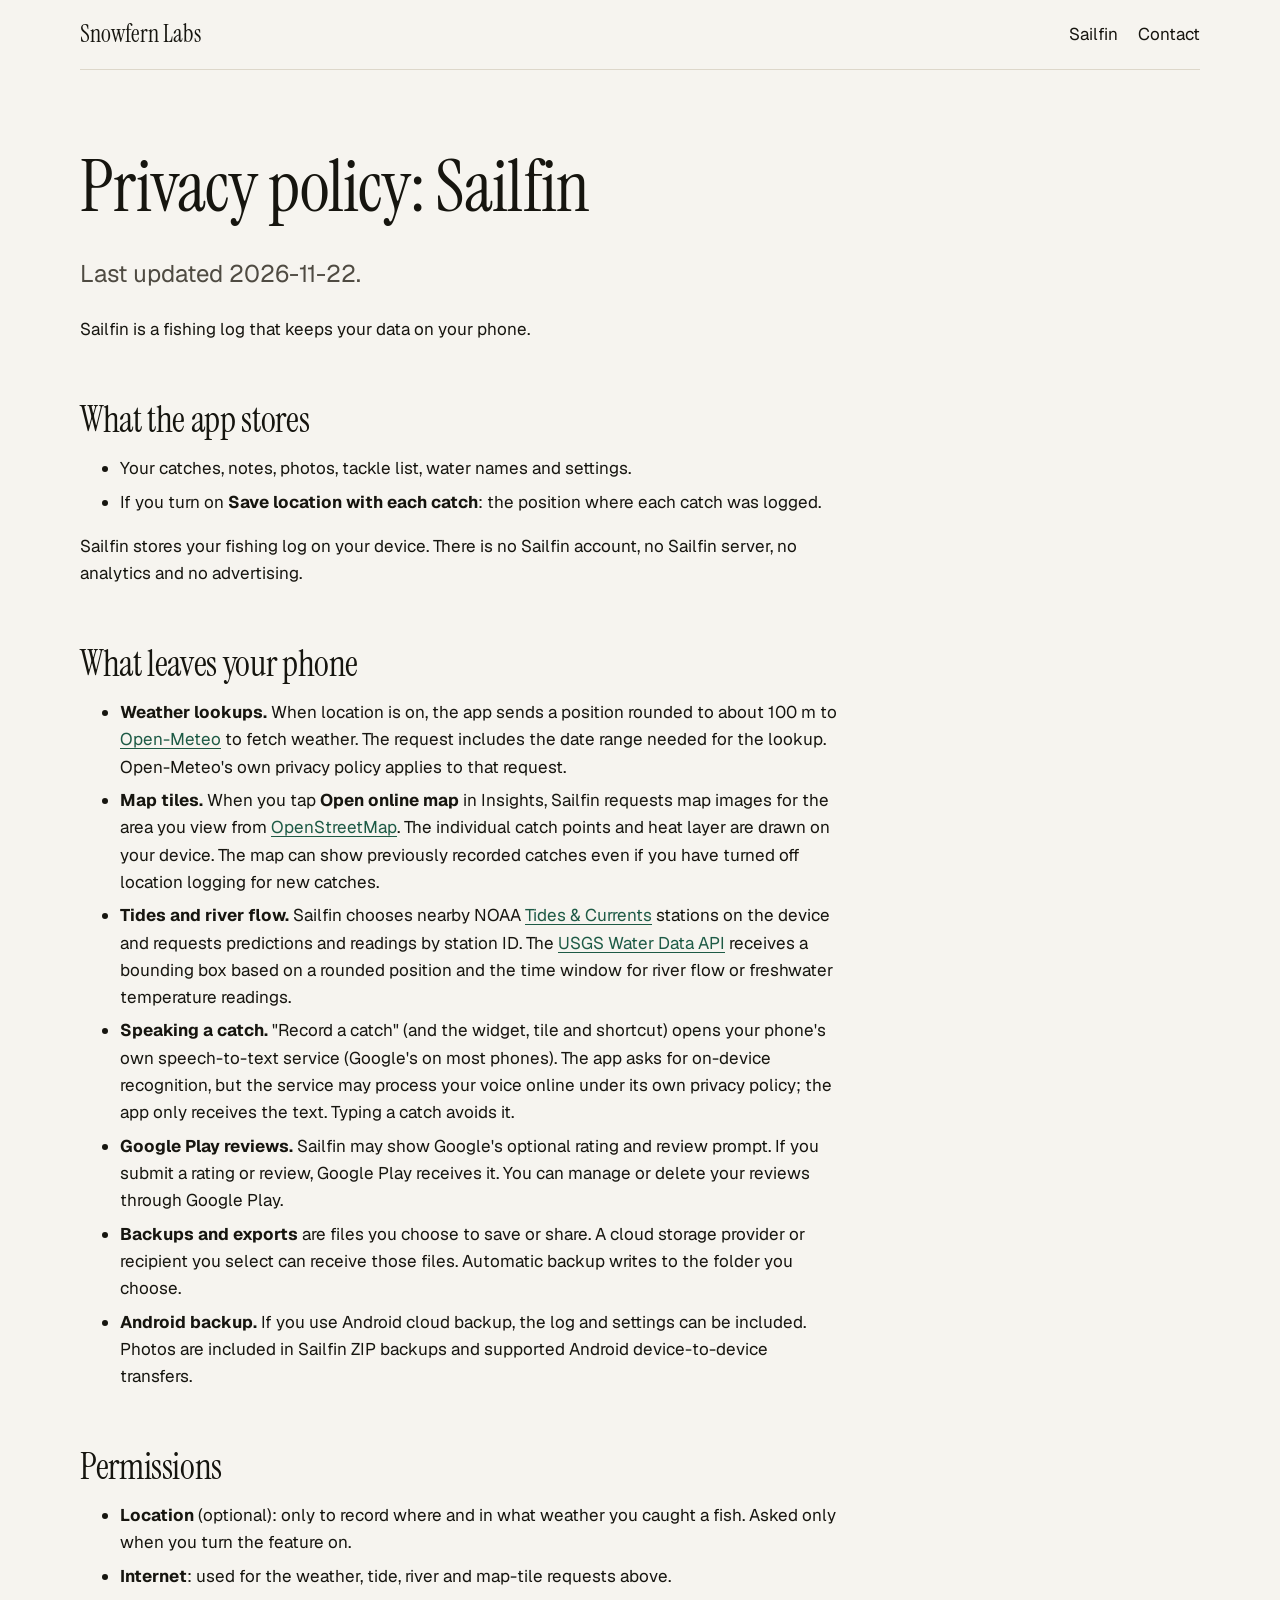
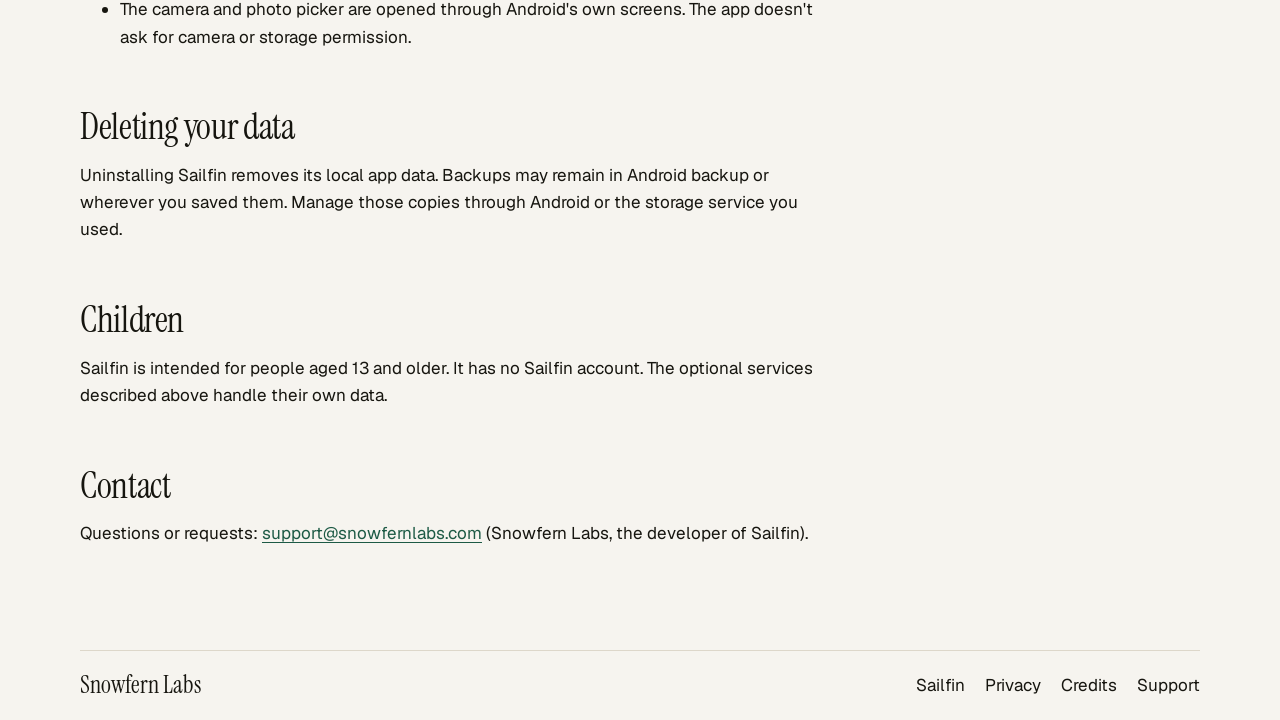
<file: sailfin/privacy/index.html>
<!doctype html>
<html lang="en">
<head>
<meta charset="utf-8">
<meta name="viewport" content="width=device-width, initial-scale=1">
<title>Sailfin privacy policy | Snowfern Labs</title>
<meta name="description" content="How Sailfin stores your catch log and handles location, photos, backups and network requests.">
<link rel="canonical" href="https://snowfernlabs.com/sailfin/privacy/">
<meta name="theme-color" content="#F6F4EF" media="(prefers-color-scheme: light)">
<meta name="theme-color" content="#12110E" media="(prefers-color-scheme: dark)">
<meta property="og:type" content="website">
<meta property="og:site_name" content="Snowfern Labs">
<meta property="og:title" content="Sailfin privacy policy | Snowfern Labs">
<meta property="og:description" content="How Sailfin stores your catch log and handles location, photos, backups and network requests.">
<meta property="og:url" content="https://snowfernlabs.com/sailfin/privacy/">
<meta property="og:image" content="https://snowfernlabs.com/assets/share.png">
<meta property="og:image:width" content="1200">
<meta property="og:image:height" content="630">
<meta name="twitter:card" content="summary_large_image">
<link rel="icon" href="/favicon.ico" sizes="32x32">
<link rel="icon" href="/assets/icon-192.png" type="image/png" sizes="192x192">
<link rel="apple-touch-icon" href="/assets/apple-touch-icon.png">
<link rel="preload" href="/assets/fonts/instrument-serif.woff2" as="font" type="font/woff2" crossorigin>
<link rel="preload" href="/assets/fonts/geist.woff2" as="font" type="font/woff2" crossorigin>
<link rel="stylesheet" href="/assets/site.css">
</head>
<body class="sailfin">
<a class="skip" href="#main">Skip to content</a>
<header class="site-header shell">
<a class="wordmark" href="/">Snowfern Labs</a>
<nav aria-label="Main"><a href="/sailfin/">Sailfin</a><a href="mailto:support@snowfernlabs.com">Contact</a></nav>
</header>
<main id="main" class="shell">
<article class="policy"><h1>Privacy policy: Sailfin</h1>
<p class="lede">Last updated 2026-11-22.</p>
<p>Sailfin is a fishing log that keeps your data on your phone.</p>
<h2>What the app stores</h2>
<ul><li>Your catches, notes, photos, tackle list, water names and settings.</li><li>If you turn on <strong>Save location with each catch</strong>: the position where each catch was logged.</li></ul>
<p>Sailfin stores your fishing log on your device. There is no Sailfin account, no Sailfin server, no analytics and no advertising.</p>
<h2>What leaves your phone</h2>
<ul><li><strong>Weather lookups.</strong> When location is on, the app sends a position rounded to about 100 m to <a href="https://open-meteo.com">Open-Meteo</a> to fetch weather. The request includes the date range needed for the lookup. Open-Meteo's own privacy policy applies to that request.</li><li><strong>Map tiles.</strong> When you tap <strong>Open online map</strong> in Insights, Sailfin requests map images for the area you view from <a href="https://www.openstreetmap.org">OpenStreetMap</a>. The individual catch points and heat layer are drawn on your device. The map can show previously recorded catches even if you have turned off location logging for new catches.</li><li><strong>Tides and river flow.</strong> Sailfin chooses nearby NOAA <a href="https://tidesandcurrents.noaa.gov">Tides &amp; Currents</a> stations on the device and requests predictions and readings by station ID. The <a href="https://api.waterdata.usgs.gov/">USGS Water Data API</a> receives a bounding box based on a rounded position and the time window for river flow or freshwater temperature readings.</li><li><strong>Speaking a catch.</strong> "Record a catch" (and the widget, tile and shortcut) opens your phone's own speech-to-text service (Google's on most phones). The app asks for on-device recognition, but the service may process your voice online under its own privacy policy; the app only receives the text. Typing a catch avoids it.</li><li><strong>Google Play reviews.</strong> Sailfin may show Google's optional rating and review prompt. If you submit a rating or review, Google Play receives it. You can manage or delete your reviews through Google Play.</li><li><strong>Backups and exports</strong> are files you choose to save or share. A cloud storage provider or recipient you select can receive those files. Automatic backup writes to the folder you choose.</li><li><strong>Android backup.</strong> If you use Android cloud backup, the log and settings can be included. Photos are included in Sailfin ZIP backups and supported Android device-to-device transfers.</li></ul>
<h2>Permissions</h2>
<ul><li><strong>Location</strong> (optional): only to record where and in what weather you caught a fish. Asked only when you turn the feature on.</li><li><strong>Internet</strong>: used for the weather, tide, river and map-tile requests above.</li><li>The camera and photo picker are opened through Android's own screens. The app doesn't ask for camera or storage permission.</li></ul>
<h2>Deleting your data</h2>
<p>Uninstalling Sailfin removes its local app data. Backups may remain in Android backup or wherever you saved them. Manage those copies through Android or the storage service you used.</p>
<h2>Children</h2>
<p>Sailfin is intended for people aged 13 and older. It has no Sailfin account. The optional services described above handle their own data.</p>
<h2>Contact</h2>
<p>Questions or requests: <a href="mailto:support@snowfernlabs.com">support@snowfernlabs.com</a> (Snowfern Labs, the developer of Sailfin).</p></article>
</main>
<footer class="site-footer shell">
<p class="wordmark">Snowfern Labs</p>
<nav aria-label="Footer"><a href="/sailfin/">Sailfin</a><a href="/sailfin/privacy/">Privacy</a><a href="/sailfin/credits/">Credits</a><a href="mailto:support@snowfernlabs.com">Support</a></nav>
</footer>
</body>
</html>
</file>
<file: assets/site.css>
/* Snowfern Labs / Sailfin site. Fonts and colours match the app's "Field guide" theme (ui/theme/Theme.kt). */
@font-face { font-family: "Instrument Serif"; src: url("/assets/fonts/instrument-serif.woff2") format("woff2"); font-weight: 400; font-style: normal; font-display: swap; }
@font-face { font-family: "Instrument Serif"; src: url("/assets/fonts/instrument-serif-italic.woff2") format("woff2"); font-weight: 400; font-style: italic; font-display: swap; }
@font-face { font-family: "Geist"; src: url("/assets/fonts/geist.woff2") format("woff2"); font-weight: 100 900; font-display: swap; }
@font-face { font-family: "Geist Mono"; src: url("/assets/fonts/geist-mono.woff2") format("woff2"); font-weight: 100 900; font-display: swap; }

:root {
  color-scheme: light dark;
  --paper: #F6F4EF;
  --ink: #16150F;
  --muted: #4F4B42;
  --line: #DDD7CA;
  --panel: #ECE8DE;
  --accent: #1D5A45;
  --on-accent: #FFFFFF;
  --accent-hover: #154535;
  --rust: #A8401F;
  --focus: #A8401F;
  --serif: "Instrument Serif", Georgia, "Times New Roman", serif;
  --sans: "Geist", system-ui, -apple-system, "Segoe UI", sans-serif;
  --mono: "Geist Mono", ui-monospace, "Cascadia Mono", Consolas, monospace;
}
@media (prefers-color-scheme: dark) {
  :root {
    --paper: #12110E;
    --ink: #F2EEE4;
    --muted: #C9C2B2;
    --line: #3A372F;
    --panel: #22201B;
    --accent: #8FD1B4;
    --on-accent: #0B2A1E;
    --accent-hover: #A9DEC6;
    --rust: #F0936C;
    --focus: #F0936C;
  }
}

* { box-sizing: border-box; }
html { -webkit-text-size-adjust: 100%; }
body { margin: 0; background: var(--paper); color: var(--ink); font: 1.0625rem/1.6 var(--sans); }
.shell { width: min(100% - 3rem, 1120px); margin-inline: auto; }
.site-header, .site-footer { display: flex; align-items: center; justify-content: space-between; gap: 1rem; padding-block: 1.25rem; border-bottom: 1px solid var(--line); }
.site-footer { margin-top: clamp(3rem, 8vw, 7rem); border-top: 1px solid var(--line); border-bottom: 0; }
.site-footer p { margin: 0; }
nav { display: flex; flex-wrap: wrap; gap: .4rem 1.25rem; }
a { color: var(--accent); text-underline-offset: .2em; }
nav a { color: var(--ink); text-decoration: none; }
nav a:hover, .wordmark:hover { text-decoration: underline; }
.wordmark { font: 1.5rem/1.2 var(--serif); color: var(--ink); text-decoration: none; }
:focus-visible { outline: 3px solid var(--focus); outline-offset: 3px; border-radius: 2px; }
.skip { position: absolute; left: 1rem; top: 1rem; padding: .5rem .8rem; background: var(--paper); transform: translateY(-200%); z-index: 2; }
.skip:focus { transform: none; }

h1, h2, h3 { font-family: var(--serif); font-weight: 400; line-height: 1.04; margin: 0 0 .45em; letter-spacing: -.01em; }
h1 { font-size: clamp(3.4rem, 9vw, 6.5rem); }
h2 { font-size: clamp(2.2rem, 4.6vw, 3.4rem); }
h3 { font-size: clamp(2rem, 4vw, 3rem); }
p { margin: 0 0 1em; }
.lede, .hero-lede { color: var(--muted); font-size: clamp(1.2rem, 2.4vw, 1.5rem); line-height: 1.45; max-width: 34ch; }
.label { font: 500 .8rem/1.4 var(--mono); letter-spacing: .14em; text-transform: uppercase; color: var(--muted); margin: 0 0 .9rem; }
.muted { color: var(--muted); }
img { display: block; max-width: 100%; height: auto; }
figure { margin: 0; min-width: 0; }

.button { display: inline-flex; align-items: center; justify-content: center; min-height: 48px; padding: .7rem 1.4rem; background: var(--accent); color: var(--on-accent); text-decoration: none; border-radius: 999px; font-weight: 600; }
.button:hover { background: var(--accent-hover); }
.app-icon { border-radius: 22%; margin-bottom: 1.2rem; }

/* Studio home */
.studio-intro { padding-block: clamp(3.75rem, 10vw, 8rem) clamp(2rem, 6vw, 4rem); }
.project-card { display: grid; align-items: center; grid-template-columns: minmax(0, 1fr) minmax(0, 1fr); gap: clamp(1.25rem, 5vw, 4.5rem); padding: clamp(1.5rem, 5vw, 3.5rem); border-radius: 1.5rem; background: var(--panel); }
.project-card p { max-width: 40ch; }

/* Sailfin */
.hero { display: grid; grid-template-columns: minmax(0, 1.1fr) minmax(0, .9fr); align-items: center; gap: clamp(1.5rem, 5vw, 4.5rem); padding-block: clamp(2.5rem, 7vw, 5rem); }
.hero p:not(.hero-lede) { max-width: 44ch; }
.promise { list-style: none; padding: 0; margin: 1.25rem 0 1.75rem; display: flex; flex-wrap: wrap; gap: .5rem; }
.promise li { font: 500 .78rem/1 var(--mono); letter-spacing: .08em; text-transform: uppercase; padding: .6rem .8rem; border: 1px solid var(--line); border-radius: 999px; color: var(--muted); }
.availability { margin-top: 1rem; color: var(--muted); font-size: .95rem; max-width: 46ch; }
.phone { justify-self: center; width: min(100%, 300px); border-radius: 1.75rem; overflow: hidden; border: 1px solid var(--line); box-shadow: 0 18px 40px rgb(22 21 15 / .14); background: var(--paper); }
.hero-shot { width: min(100%, 320px); }
.feature { display: grid; grid-template-columns: minmax(0, 1fr) minmax(0, 1fr); align-items: center; gap: clamp(1.5rem, 5vw, 4.5rem); padding: clamp(1.5rem, 5vw, 3.5rem); margin-block: clamp(1.5rem, 4vw, 3rem); border-radius: 1.5rem; background: var(--panel); }
.feature.reverse > :first-child { order: 2; }
.feature p { max-width: 46ch; }
.pair { display: grid; grid-template-columns: repeat(2, minmax(0, 1fr)); gap: 1rem; }
.pair .phone { width: 100%; }
.facts { padding-left: 1.1rem; margin: 0; }
.facts li { margin-block: .45rem; }
.facts strong { font-weight: 600; }
.privacy-note { max-width: 760px; margin-block: clamp(3rem, 7vw, 5rem); }
.faq, .policy, .credits { max-width: 760px; }
.faq { margin-top: clamp(2rem, 6vw, 4rem); }
details { border-top: 1px solid var(--line); }
details:last-of-type { border-bottom: 1px solid var(--line); }
summary { cursor: pointer; padding-block: .9rem; font-weight: 600; min-height: 44px; }
details > :not(summary) { margin-top: 0; }
.faq > p { margin-top: 1.25rem; }

/* Policy and credits */
.policy, .credits { padding-top: clamp(2.5rem, 7vw, 5rem); }
.policy h1, .credits h1 { font-size: clamp(2.75rem, 6vw, 4.5rem); }
.policy h2, .credits h2 { font-size: clamp(1.75rem, 4vw, 2.25rem); margin-top: 1.6em; }
.policy li { margin-block: .4rem; }
.credits details { margin-bottom: 1rem; }
.sources { padding-left: 1.1rem; }
.sources li { margin-block: .5rem; overflow-wrap: anywhere; }
.table-wrap { overflow-x: auto; margin-bottom: 1rem; }
table { border-collapse: collapse; width: 100%; font-size: .95rem; }
th, td { text-align: left; padding: .45rem .6rem .45rem 0; border-bottom: 1px solid var(--line); vertical-align: top; }
th { font: 500 .75rem/1.4 var(--mono); letter-spacing: .1em; text-transform: uppercase; color: var(--muted); }

@media (max-width: 760px) {
  .shell { width: calc(100% - 2rem); }
  .project-card, .hero, .feature { grid-template-columns: 1fr; }
  .feature.reverse > :first-child { order: 0; }
  .hero { gap: 2rem; }
  .site-header, .site-footer { align-items: flex-start; flex-wrap: wrap; }
}
@media (prefers-reduced-motion: no-preference) { html { scroll-behavior: smooth; } }
</file>
